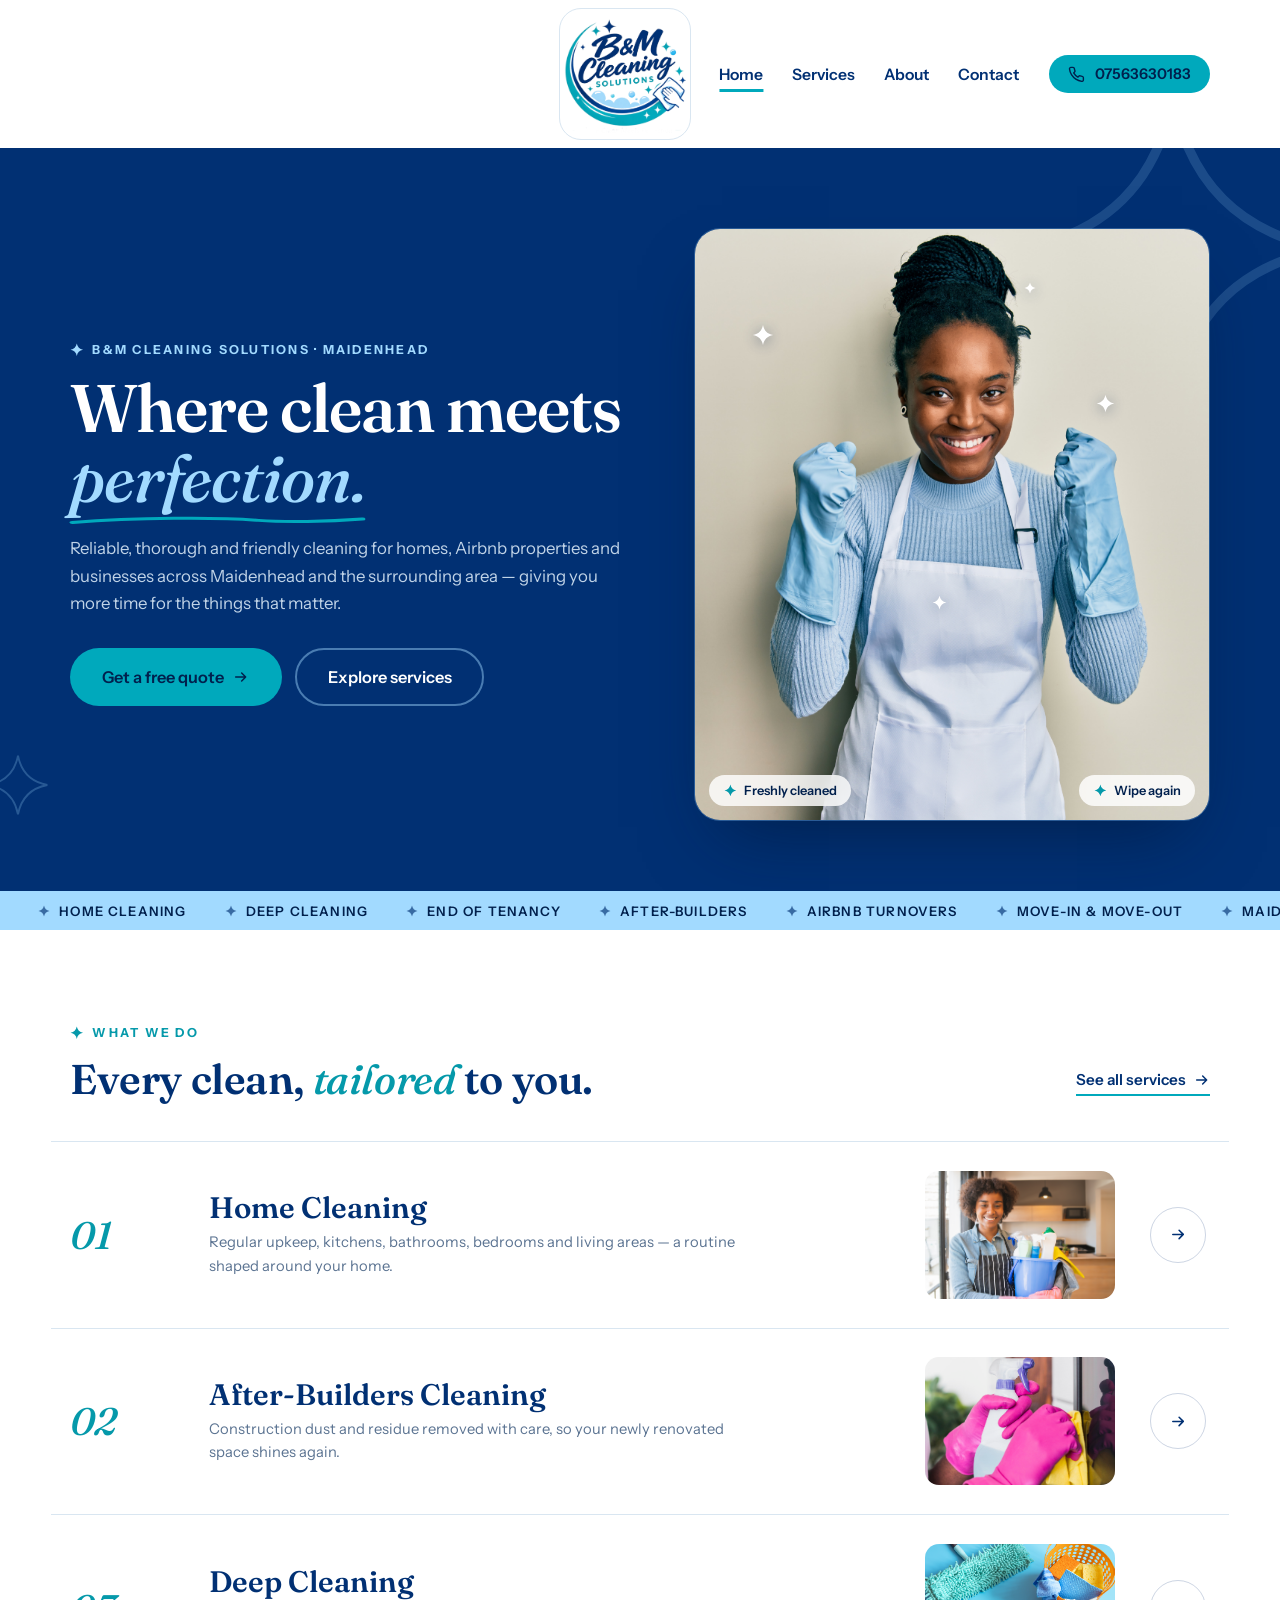
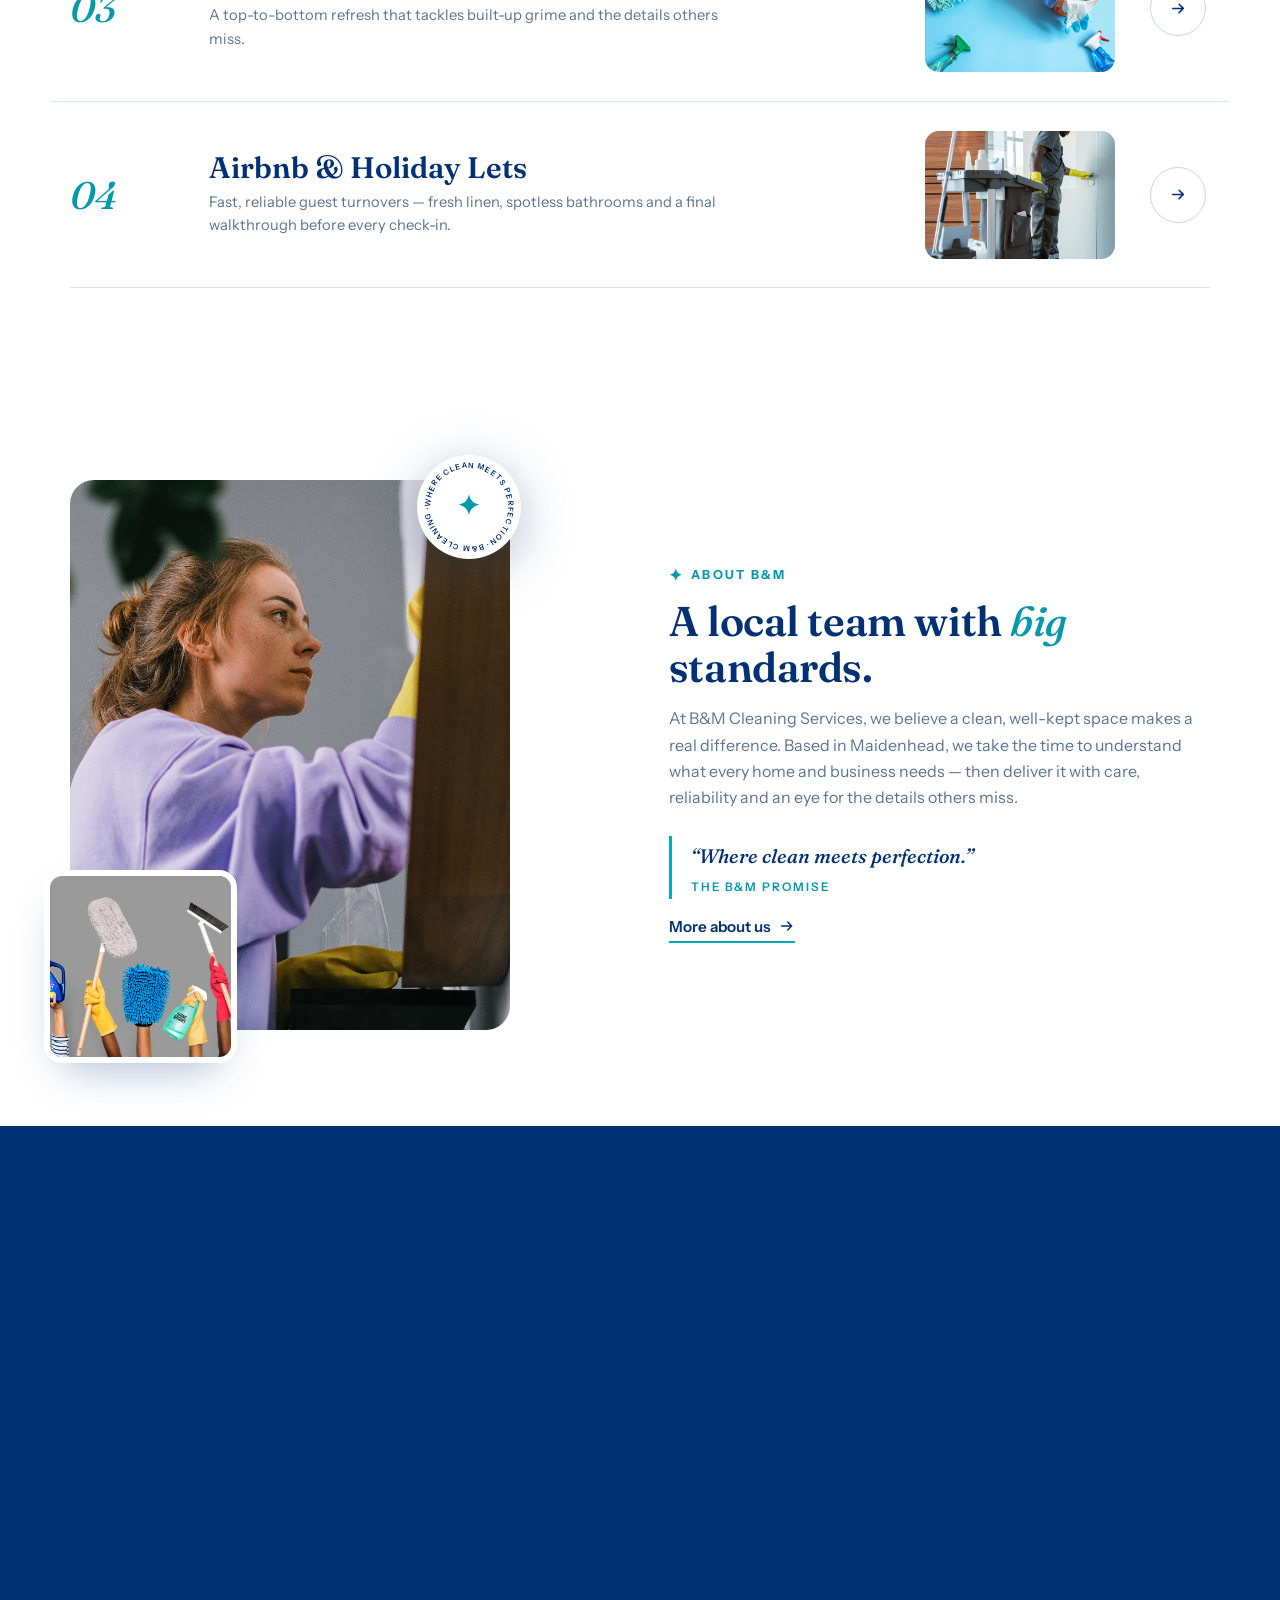
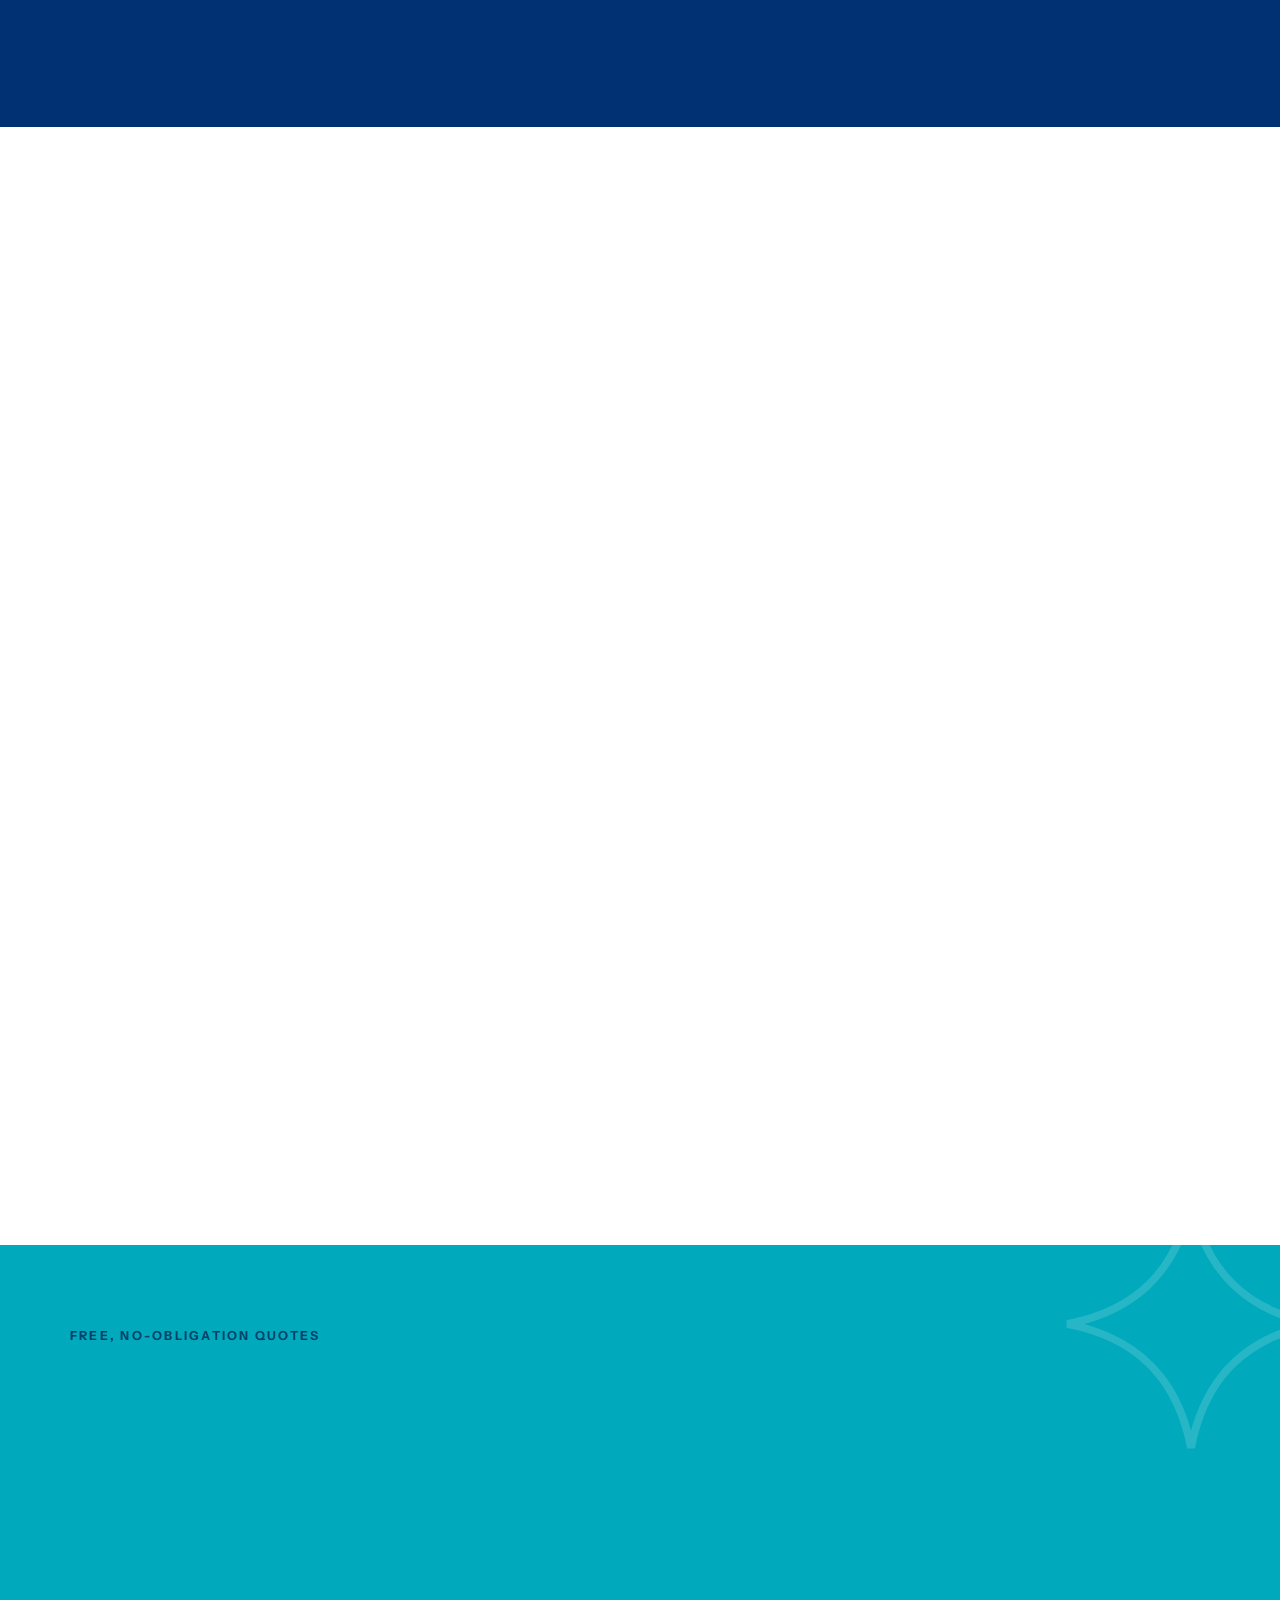
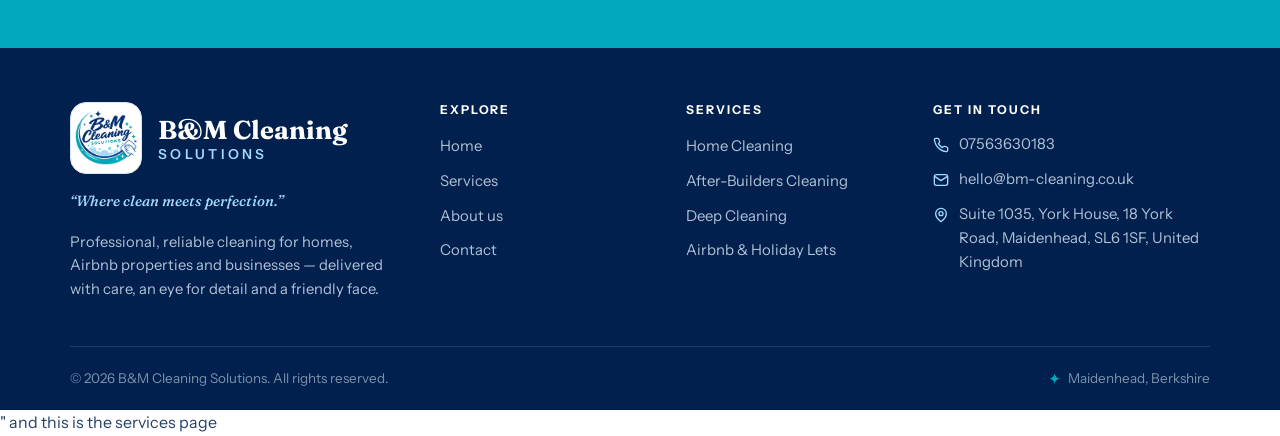
<file: index.html>
<!DOCTYPE html>
<html lang="en">
<head>
<meta charset="UTF-8">
<meta name="viewport" content="width=device-width, initial-scale=1">
<title>B&amp;M Cleaning Solutions | Home &amp; Airbnb Cleaning in Maidenhead, Berkshire</title>
<meta name="description" content="Reliable, thorough and friendly home cleaning, deep cleaning, after-builders cleaning and Airbnb turnovers across Maidenhead, Windsor, Slough and the surrounding area.">
<link rel="icon" href="images/logo.png">
<meta name="theme-color" content="#013073">
<link rel="preconnect" href="https://fonts.googleapis.com">
<link rel="preconnect" href="https://fonts.gstatic.com" crossorigin>
<link href="https://fonts.googleapis.com/css2?family=Fraunces:ital,opsz,wght@0,9..144,400..700;1,9..144,400..700&family=Instrument+Sans:wght@400..700&display=swap" rel="stylesheet">
<link rel="stylesheet" href="styles.css">
<style>
  /* Added styles for the new reviews section to match the existing design */
  .reviews-grid {
    display: grid;
    grid-template-columns: repeat(auto-fit, minmax(300px, 1fr));
    gap: 32px;
    margin-top: 48px;
  }
  .review-card {
    background: #fff;
    border: 1px solid #eef0f5;
    border-radius: 16px;
    padding: 36px;
    display: flex;
    flex-direction: column;
    gap: 20px;
    box-shadow: 0 10px 30px rgba(1, 48, 115, 0.07);
  }
  .review-card .stars {
    display: flex;
    gap: 4px;
    color: #f5a623;
  }
  .review-card .stars .ic {
    width: 22px;
    height: 22px;
  }
  .review-card .review-cat {
    font-size: 13px;
    font-weight: 700;
    color: #0599aa;
    text-transform: uppercase;
    letter-spacing: 0.8px;
    margin: 0;
  }
  .review-card .review-text {
    margin: 0;
    font-size: 18px;
    line-height: 1.65;
    color: #2c2c2c;
    font-style: italic;
  }
  .review-card .review-author {
    margin-top: auto;
    font-weight: 700;
    color: #013073;
    font-size: 16px;
    letter-spacing: 0.5px;
  }
</style>
</head>
<body>
<a class="skip" href="#main">Skip to content</a>

<svg xmlns="http://www.w3.org/2000/svg" style="display:none" aria-hidden="true">
  <symbol id="i-sparkle" viewBox="0 0 24 24"><path fill="currentColor" d="M12 1C13.2 7.2 16.8 10.8 23 12 16.8 13.2 13.2 16.8 12 23 10.8 16.8 7.2 13.2 1 12 7.2 10.8 10.8 7.2 12 1Z"/></symbol>
  <symbol id="i-check" viewBox="0 0 24 24" fill="none" stroke="currentColor" stroke-width="2.4" stroke-linecap="round" stroke-linejoin="round"><path d="M4 12.5 9.5 18 20 6.5"/></symbol>
  <symbol id="i-arrow" viewBox="0 0 24 24" fill="none" stroke="currentColor" stroke-width="2.2" stroke-linecap="round" stroke-linejoin="round"><path d="M4 12h15M13 6l6 6-6 6"/></symbol>
  <symbol id="i-phone" viewBox="0 0 24 24" fill="none" stroke="currentColor" stroke-width="2" stroke-linecap="round" stroke-linejoin="round"><path d="M22 16.92v3a2 2 0 0 1-2.18 2 19.79 19.79 0 0 1-8.63-3.07 19.5 19.5 0 0 1-6-6 19.79 19.79 0 0 1-3.07-8.67A2 2 0 0 1 4.11 2h3a2 2 0 0 1 2 1.72c.13.96.36 1.9.7 2.81a2 2 0 0 1-.45 2.11L8.09 9.91a16 16 0 0 0 6 6l1.27-1.27a2 2 0 0 1 2.11-.45c.91.34 1.85.57 2.81.7A2 2 0 0 1 22 16.92z"/></symbol>
  <symbol id="i-mail" viewBox="0 0 24 24" fill="none" stroke="currentColor" stroke-width="2" stroke-linecap="round" stroke-linejoin="round"><rect x="2" y="4" width="20" height="16" rx="3"/><path d="m3 7 9 6 9-6"/></symbol>
  <symbol id="i-pin" viewBox="0 0 24 24" fill="none" stroke="currentColor" stroke-width="2" stroke-linecap="round" stroke-linejoin="round"><path d="M20 10c0 6-8 12-8 12s-8-6-8-12a8 8 0 0 1 16 0Z"/><circle cx="12" cy="10" r="3"/></symbol>
  <symbol id="i-menu" viewBox="0 0 24 24" fill="none" stroke="currentColor" stroke-width="2.2" stroke-linecap="round"><path d="M4 7h16M4 12h16M4 17h16"/></symbol>
  <symbol id="i-close" viewBox="0 0 24 24" fill="none" stroke="currentColor" stroke-width="2.2" stroke-linecap="round"><path d="M6 6l12 12M18 6 6 18"/></symbol>
  <symbol id="i-chevron" viewBox="0 0 24 24" fill="none" stroke="currentColor" stroke-width="2.2" stroke-linecap="round" stroke-linejoin="round"><path d="m6 9 6 6 6-6"/></symbol>
  <!-- Added Star Symbol for Reviews -->
  <symbol id="i-star" viewBox="0 0 24 24" fill="currentColor"><path d="M12 2l3.09 6.26L22 9.27l-5 4.87L18.18 22 12 18.56 5.82 22 7 14.14l-5-4.87 6.91-1.01L12 2z"/></symbol>
</svg>

<header class="site-header">
  <div class="header-inner container">
    <a class="brand" href="index.html">
      <img class="brand-logo" src="images/logo.png" alt="B&amp;M Cleaning Solutions logo" width="84" height="84">
    </a>
    <nav class="site-nav" id="siteNav" aria-label="Main navigation">
      <div class="nav-links">
        <a style="--i:0" href="index.html" aria-current="page">Home<svg class="ic nav-arrow"><use href="#i-arrow"/></svg></a>
        <a style="--i:1" href="services.html">Services<svg class="ic nav-arrow"><use href="#i-arrow"/></svg></a>
        <a style="--i:2" href="about.html">About<svg class="ic nav-arrow"><use href="#i-arrow"/></svg></a>
        <a style="--i:3" href="contact.html">Contact<svg class="ic nav-arrow"><use href="#i-arrow"/></svg></a>
      </div>
      <div class="nav-foot">
        <a class="nav-phone" href="tel:+447563630183"><svg class="ic"><use href="#i-phone"/></svg>07563630183</a>
        <div class="nav-meta">
          <a href="mailto:hello@bm-cleaning.co.uk">hello@bm-cleaning.co.uk</a>
          <span>Maidenhead · Berkshire</span>
        </div>
      </div>
    </nav>
    <button class="nav-toggle" aria-expanded="false" aria-controls="siteNav" aria-label="Open menu">
      <svg class="ic ic-menu"><use href="#i-menu"/></svg>
      <svg class="ic ic-close"><use href="#i-close"/></svg>
    </button>
  </div>
</header>

<main id="main">

  <section class="hero">
    <svg class="deco deco-a" viewBox="0 0 24 24" aria-hidden="true"><path d="M12 1C13.2 7.2 16.8 10.8 23 12 16.8 13.2 13.2 16.8 12 23 10.8 16.8 7.2 13.2 1 12 7.2 10.8 10.8 7.2 12 1Z"/></svg>
    <svg class="deco deco-b" viewBox="0 0 24 24" aria-hidden="true"><path d="M12 1C13.2 7.2 16.8 10.8 23 12 16.8 13.2 13.2 16.8 12 23 10.8 16.8 7.2 13.2 1 12 7.2 10.8 10.8 7.2 12 1Z"/></svg>

    <div class="container hero-grid">
      <div class="hero-copy">
        <p class="eyebrow"><svg class="ic"><use href="#i-sparkle"/></svg>B&amp;M Cleaning Solutions · Maidenhead</p>
        <h1>Where clean meets
          <em>perfection.<svg class="squiggle" viewBox="0 0 220 16" preserveAspectRatio="none" aria-hidden="true"><path d="M4 11 C50 4 110 3 140 8 C160 11 190 10 216 6" pathLength="100"/></svg></em>
        </h1>
        <p class="lede">Reliable, thorough and friendly cleaning for homes, Airbnb properties and businesses across Maidenhead and the surrounding area — giving you more time for the things that matter.</p>
        <div class="hero-actions">
          <a class="btn btn-primary btn-lg" href="contact.html">Get a free quote<svg class="ic"><use href="#i-arrow"/></svg></a>
          <a class="btn btn-ghost btn-lg" href="services.html">Explore services</a>
        </div>
      </div>

      <div class="hero-window">
        <div class="window-frame" id="wipeWindow">
          <img class="main" draggable="false" src="images/cleanings/1.jpg" alt="A B&amp;M cleaner wiping down a kitchen worktop" data-fb="Home cleaning">
          <svg class="spark" style="--d:.1s;width:22px;left:11%;top:16%" viewBox="0 0 24 24" aria-hidden="true"><path d="M12 1C13.2 7.2 16.8 10.8 23 12 16.8 13.2 13.2 16.8 12 23 10.8 16.8 7.2 13.2 1 12 7.2 10.8 10.8 7.2 12 1Z"/></svg>
          <svg class="spark" style="--d:.28s;width:15px;left:46%;top:62%" viewBox="0 0 24 24" aria-hidden="true"><path d="M12 1C13.2 7.2 16.8 10.8 23 12 16.8 13.2 13.2 16.8 12 23 10.8 16.8 7.2 13.2 1 12 7.2 10.8 10.8 7.2 12 1Z"/></svg>
          <svg class="spark" style="--d:.46s;width:19px;left:78%;top:28%" viewBox="0 0 24 24" aria-hidden="true"><path d="M12 1C13.2 7.2 16.8 10.8 23 12 16.8 13.2 13.2 16.8 12 23 10.8 16.8 7.2 13.2 1 12 7.2 10.8 10.8 7.2 12 1Z"/></svg>
          <svg class="spark" style="--d:.6s;width:12px;left:64%;top:9%" viewBox="0 0 24 24" aria-hidden="true"><path d="M12 1C13.2 7.2 16.8 10.8 23 12 16.8 13.2 13.2 16.8 12 23 10.8 16.8 7.2 13.2 1 12 7.2 10.8 10.8 7.2 12 1Z"/></svg>

          <div class="fog" id="fogLayer">
            <img draggable="false" src="images/cleanings/1.jpg" alt="" aria-hidden="true">
            <span class="fog-note">clean me<svg viewBox="0 0 60 24" aria-hidden="true"><path d="M2 16 C18 6 38 6 55 11 M47 5l9 6-10 4"/></svg></span>
          </div>

          <div class="squeegee" id="squeegee">
            <span class="sq-gleam"></span>
            <span class="sq-blade"></span>
            <span class="sq-grip"></span>
          </div>

          <span class="window-chip window-caption"><svg class="ic"><use href="#i-sparkle"/></svg>Freshly cleaned</span>
          <button class="window-chip wipe-again" type="button" id="wipeAgain"><svg class="ic"><use href="#i-sparkle"/></svg>Wipe again</button>
        </div>
      </div>
    </div>
  </section>

  <div class="ticker" aria-hidden="true">
    <div class="ticker-track">
      <div class="ticker-group">
        <span class="tick"><svg class="ic"><use href="#i-sparkle"/></svg>Home Cleaning</span>
        <span class="tick"><svg class="ic"><use href="#i-sparkle"/></svg>Deep Cleaning</span>
        <span class="tick"><svg class="ic"><use href="#i-sparkle"/></svg>End of Tenancy</span>
        <span class="tick"><svg class="ic"><use href="#i-sparkle"/></svg>After-Builders</span>
        <span class="tick"><svg class="ic"><use href="#i-sparkle"/></svg>Airbnb Turnovers</span>
        <span class="tick"><svg class="ic"><use href="#i-sparkle"/></svg>Move-In &amp; Move-Out</span>
        <span class="tick"><svg class="ic"><use href="#i-sparkle"/></svg>Maidenhead &amp; Beyond</span>
      </div>
      <div class="ticker-group">
        <span class="tick"><svg class="ic"><use href="#i-sparkle"/></svg>Home Cleaning</span>
        <span class="tick"><svg class="ic"><use href="#i-sparkle"/></svg>Deep Cleaning</span>
        <span class="tick"><svg class="ic"><use href="#i-sparkle"/></svg>End of Tenancy</span>
        <span class="tick"><svg class="ic"><use href="#i-sparkle"/></svg>After-Builders</span>
        <span class="tick"><svg class="ic"><use href="#i-sparkle"/></svg>Airbnb Turnovers</span>
        <span class="tick"><svg class="ic"><use href="#i-sparkle"/></svg>Move-In &amp; Move-Out</span>
        <span class="tick"><svg class="ic"><use href="#i-sparkle"/></svg>Maidenhead &amp; Beyond</span>
      </div>
    </div>
  </div>

  <section class="section">
    <div class="container">
      <div class="section-head split reveal">
        <div>
          <p class="eyebrow"><svg class="ic"><use href="#i-sparkle"/></svg>What we do</p>
          <h2>Every clean, <em>tailored</em> to you.</h2>
        </div>
        <a class="head-link" href="services.html">See all services<svg class="ic"><use href="#i-arrow"/></svg></a>
      </div>

      <ol class="index-list">
        <li>
          <a class="index-row reveal" href="services.html#home-cleaning">
            <span class="index-num">01</span>
            <span class="index-body">
              <span class="index-title">Home Cleaning</span>
              <span class="index-desc">Regular upkeep, kitchens, bathrooms, bedrooms and living areas — a routine shaped around your home.</span>
            </span>
            <span class="index-media"><img src="images/cleanings/2.jpg" alt="Cleaning a kitchen worktop" data-fb="Home cleaning" loading="lazy"></span>
            <span class="index-arrow"><svg class="ic"><use href="#i-arrow"/></svg></span>
          </a>
        </li>
        <li>
          <a class="index-row reveal" style="--d:.06s" href="services.html#after-builders">
            <span class="index-num">02</span>
            <span class="index-body">
              <span class="index-title">After-Builders Cleaning</span>
              <span class="index-desc">Construction dust and residue removed with care, so your newly renovated space shines again.</span>
            </span>
            <span class="index-media"><img src="images/cleanings/3.jpg" alt="Renovation work on a property" data-fb="After-builders cleaning" loading="lazy"></span>
            <span class="index-arrow"><svg class="ic"><use href="#i-arrow"/></svg></span>
          </a>
        </li>
        <li>
          <a class="index-row reveal" style="--d:.12s" href="services.html#deep-cleaning">
            <span class="index-num">03</span>
            <span class="index-body">
              <span class="index-title">Deep Cleaning</span>
              <span class="index-desc">A top-to-bottom refresh that tackles built-up grime and the details others miss.</span>
            </span>
            <span class="index-media"><img src="images/cleanings/4.jpg" alt="Deep cleaning a bathroom" data-fb="Deep cleaning" loading="lazy"></span>
            <span class="index-arrow"><svg class="ic"><use href="#i-arrow"/></svg></span>
          </a>
        </li>
        <li>
          <a class="index-row reveal" style="--d:.18s" href="services.html#airbnb">
            <span class="index-num">04</span>
            <span class="index-body">
              <span class="index-title">Airbnb &amp; Holiday Lets</span>
              <span class="index-desc">Fast, reliable guest turnovers — fresh linen, spotless bathrooms and a final walkthrough before every check-in.</span>
            </span>
            <span class="index-media"><img src="images/cleanings/5.jpg" alt="Fresh bed linen for a holiday let" data-fb="Airbnb cleaning" loading="lazy"></span>
            <span class="index-arrow"><svg class="ic"><use href="#i-arrow"/></svg></span>
          </a>
        </li>
      </ol>
    </div>
  </section>

  <section class="section">
    <div class="container feature-grid">
      <div class="photo-stack reveal">
        <img class="ps-main" src="images/cleanings/27.jpg" alt="A B&amp;M cleaner at work in a family kitchen" data-fb="The B&amp;M team at work" loading="lazy">
        <img class="ps-sub" src="images/cleanings/7.jpg" alt="A freshly cleaned living room" data-fb="Fresh spaces" loading="lazy">
        <svg class="spin-badge" viewBox="0 0 100 100" aria-hidden="true">
          <circle cx="50" cy="50" r="49" fill="#fff"/>
          <defs><path id="badge-circ" d="M50 50 m -37 0 a 37 37 0 1 1 74 0 a 37 37 0 1 1 -74 0"/></defs>
          <text font-size="7" letter-spacing="1.1" fill="#013073" font-weight="600" font-family="Instrument Sans, sans-serif"><textPath href="#badge-circ" textLength="232">WHERE CLEAN MEETS PERFECTION · B&amp;M CLEANING ·</textPath></text>
          <path d="M50 38c1.1 5.6 4.2 8.7 9.8 9.8-5.6 1.1-8.7 4.2-9.8 9.8-1.1-5.6-4.2-8.7-9.8-9.8 5.6-1.1 8.7-4.2 9.8-9.8Z" fill="#0599aa"/>
        </svg>
      </div>
      <div class="at-copy reveal" style="--d:.1s">
          <p class="eyebrow"><svg class="ic"><use href="#i-sparkle"/></svg>About B&amp;M</p>
          <h2>A local team with <em>big</em> standards.</h2>
          <p class="sub">At B&amp;M Cleaning Services, we believe a clean, well-kept space makes a real difference. Based in Maidenhead, we take the time to understand what every home and business needs — then deliver it with care, reliability and an eye for the details others miss.</p>
          <blockquote class="pull-quote">
            “Where clean meets perfection.”
            <cite>The B&amp;M promise</cite>
          </blockquote>
          <a class="head-link" href="about.html">More about us<svg class="ic"><use href="#i-arrow"/></svg></a>
        </div>
    </div>
  </section>

  <section class="section principles">
    <div class="container principles-grid">
      <div class="reveal">
        <p class="eyebrow"><svg class="ic"><use href="#i-sparkle"/></svg>Why choose us</p>
        <h2>The B&amp;M <em>standard</em>.</h2>
        <p class="sub">What every visit includes — whether it’s a weekly spruce-up, a full deep clean or a guest turnover.</p>
        <a class="btn btn-ghost" href="about.html">Our commitments</a>
      </div>
      <ul class="pr-list">
        <li class="pr-item reveal">
          <span class="pr-ic"><svg class="ic"><use href="#i-sparkle"/></svg></span>
          <div><h3>Reliable &amp; professional</h3><p>We turn up when we say we will — prepared, punctual and ready to get stuck in.</p></div>
        </li>
        <li class="pr-item reveal" style="--d:.08s">
          <span class="pr-ic"><svg class="ic"><use href="#i-sparkle"/></svg></span>
          <div><h3>Detail-obsessed</h3><p>From skirting boards to light switches, we catch what everyday cleans often overlook.</p></div>
        </li>
        <li class="pr-item reveal" style="--d:.16s">
          <span class="pr-ic"><svg class="ic"><use href="#i-sparkle"/></svg></span>
          <div><h3>Care &amp; respect</h3><p>Your home is treated like our own — carefully, considerately, every single visit.</p></div>
        </li>
        <li class="pr-item reveal" style="--d:.24s">
          <span class="pr-ic"><svg class="ic"><use href="#i-sparkle"/></svg></span>
          <div><h3>Friendly &amp; trustworthy</h3><p>A warm, honest service you can rely on week after week — that’s the reputation we’re building.</p></div>
        </li>
      </ul>
    </div>
  </section>

  <!-- New Reviews Section Added Here -->
  <section class="section reviews-section">
    <div class="container">
      <div class="section-head reveal">
        <p class="eyebrow"><svg class="ic"><use href="#i-sparkle"/></svg>Client Reviews</p>
        <h2>What our <em>clients</em> say.</h2>
      </div>
      <div class="reviews-grid">
        <article class="review-card reveal">
          <div class="stars">
            <svg class="ic"><use href="#i-star"/></svg>
            <svg class="ic"><use href="#i-star"/></svg>
            <svg class="ic"><use href="#i-star"/></svg>
            <svg class="ic"><use href="#i-star"/></svg>
            <svg class="ic"><use href="#i-star"/></svg>
          </div>
          <p class="review-cat">Airbnb &amp; Holiday-Let Cleaning</p>
          <blockquote class="review-text">“A reliable and professional cleaning service for our holiday let. The property was left spotless and guest-ready, with great attention to detail. It is reassuring to know we can count on a team that takes cleanliness and presentation seriously.”</blockquote>
          <p class="review-author">TIM</p>
        </article>
        
        <article class="review-card reveal" style="--d:.08s">
          <div class="stars">
            <svg class="ic"><use href="#i-star"/></svg>
            <svg class="ic"><use href="#i-star"/></svg>
            <svg class="ic"><use href="#i-star"/></svg>
            <svg class="ic"><use href="#i-star"/></svg>
            <svg class="ic"><use href="#i-star"/></svg>
          </div>
          <p class="review-cat">End-of-Tenancy Cleaning</p>
          <blockquote class="review-text">“A brilliant end-of-tenancy cleaning service. The property was left clean, tidy and ready for the next occupants. Communication was clear, and the team was thorough and professional throughout. Highly recommended!”</blockquote>
          <p class="review-author">A. JENKINS</p>
        </article>
        
        <article class="review-card reveal" style="--d:.16s">
          <div class="stars">
            <svg class="ic"><use href="#i-star"/></svg>
            <svg class="ic"><use href="#i-star"/></svg>
            <svg class="ic"><use href="#i-star"/></svg>
            <svg class="ic"><use href="#i-star"/></svg>
            <svg class="ic"><use href="#i-star"/></svg>
          </div>
          <p class="review-cat">Home Cleaning</p>
          <blockquote class="review-text">“Excellent cleaning service! The team was professional, friendly and paid great attention to detail. My home was left spotless, fresh and beautifully clean. I would definitely recommend their services to anyone looking for a reliable cleaning company.”</blockquote>
          <p class="review-author">BHATIA</p>
        </article>
      </div>
    </div>
  </section>

  <section class="section-sm section">
    <div class="container">
      <div class="section-head reveal">
        <p class="eyebrow"><svg class="ic"><use href="#i-pin"/></svg>Where we work</p>
        <h2>Proudly serving <em>Maidenhead</em> &amp; beyond.</h2>
      </div>
      <div class="area-chips reveal" style="--d:.08s">
        <span class="chip chip--base"><svg class="ic"><use href="#i-sparkle"/></svg>Maidenhead</span>
        <span class="chip"><svg class="ic"><use href="#i-sparkle"/></svg>Windsor</span>
        <span class="chip"><svg class="ic"><use href="#i-sparkle"/></svg>Slough</span>
        <span class="chip"><svg class="ic"><use href="#i-sparkle"/></svg>Beaconsfield</span>
        <span class="chip"><svg class="ic"><use href="#i-sparkle"/></svg>Marlow</span>
        <span class="chip"><svg class="ic"><use href="#i-sparkle"/></svg>Bracknell</span>
        <span class="chip"><svg class="ic"><use href="#i-sparkle"/></svg>High Wycombe</span>
        <span class="chip"><svg class="ic"><use href="#i-sparkle"/></svg>Hurley</span>
        <span class="chip"><svg class="ic"><use href="#i-sparkle"/></svg>Henley</span>
        <span class="chip"><svg class="ic"><use href="#i-sparkle"/></svg>Virginia Water</span>
        <span class="chip chip--note">+ surrounding locations</span>
      </div>
      <p class="areas-note reveal" style="--d:.14s">Coverage subject to availability — not sure if we reach you? <a href="contact.html">Just ask</a>.</p>
    </div>
  </section>

  <section class="cta-band">
    <svg class="cta-deco" viewBox="0 0 24 24" aria-hidden="true"><path d="M12 1C13.2 7.2 16.8 10.8 23 12 16.8 13.2 13.2 16.8 12 23 10.8 16.8 7.2 13.2 1 12 7.2 10.8 10.8 7.2 12 1Z"/></svg>
    <div class="container cta-inner">
      <p class="cta-kicker">Free, no-obligation quotes</p>
      <h2 class="reveal">Ready for a fresher, <em>cleaner</em> space?</h2>
      <div class="cta-actions reveal" style="--d:.08s">
        <a class="btn btn-navy btn-lg" href="contact.html">Get my free quote<svg class="ic"><use href="#i-arrow"/></svg></a>
        <a class="cta-phone" href="tel:+447563630183"><span class="cta-phone-ic"><svg class="ic"><use href="#i-phone"/></svg></span>07563630183</a>
      </div>
    </div>
  </section>

</main>

<footer class="site-footer">
  <div class="container">
    <div class="footer-grid">
      <div class="footer-brand">
        <a class="brand" href="index.html">
          <img class="brand-logo" src="images/logo.png" alt="B&amp;M Cleaning Solutions logo" width="84" height="84">
          <span class="brand-lockup">
            <span class="brand-name">B&amp;M Cleaning</span>
            <span class="brand-sub">Solutions</span>
          </span>
        </a>
        <p class="footer-tag">“Where clean meets perfection.”</p>
        <p>Professional, reliable cleaning for homes, Airbnb properties and businesses — delivered with care, an eye for detail and a friendly face.</p>
      </div>
      <div class="footer-col">
        <h4>Explore</h4>
        <ul>
          <li><a href="index.html">Home</a></li>
          <li><a href="services.html">Services</a></li>
          <li><a href="about.html">About us</a></li>
          <li><a href="contact.html">Contact</a></li>
        </ul>
      </div>
      <div class="footer-col">
        <h4>Services</h4>
        <ul>
          <li><a href="services.html#home-cleaning">Home Cleaning</a></li>
          <li><a href="services.html#after-builders">After-Builders Cleaning</a></li>
          <li><a href="services.html#deep-cleaning">Deep Cleaning</a></li>
          <li><a href="services.html#airbnb">Airbnb &amp; Holiday Lets</a></li>
        </ul>
      </div>
      <div class="footer-col">
        <h4>Get in touch</h4>
        <ul class="footer-contact">
          <li><svg class="ic"><use href="#i-phone"/></svg><a href="tel:+447563630183">07563630183</a></li>
          <li><svg class="ic"><use href="#i-mail"/></svg><a href="mailto:hello@bm-cleaning.co.uk">hello@bm-cleaning.co.uk</a></li>
          <li><svg class="ic"><use href="#i-pin"/></svg><span>Suite 1035, York House, 18 York Road, Maidenhead, SL6 1SF, United Kingdom</span></li>
        </ul>
      </div>
    </div>
    <div class="footer-bottom">
      <span>© <span data-year></span> B&amp;M Cleaning Solutions. All rights reserved.</span>
      <span class="fb-right"><svg class="ic"><use href="#i-sparkle"/></svg>Maidenhead, Berkshire</span>
    </div>
  </div>
</footer>

<div class="mobile-cta">
  <a class="mc-btn mc-call" href="tel:+447563630183"><svg class="ic"><use href="#i-phone"/></svg>Call us</a>
  <a class="mc-btn mc-quote" href="contact.html"><svg class="ic"><use href="#i-sparkle"/></svg>Get a free quote</a>
</div>

<script>
const header=document.querySelector('.site-header'),
      toggle=document.querySelector('.nav-toggle'),
      nav=document.getElementById('siteNav');
const setOpen=v=>{document.body.classList.toggle('nav-open',v);
  toggle.setAttribute('aria-expanded',v);nav.classList.toggle('open',v);
  document.body.style.overflow=v?'hidden':''};
toggle.addEventListener('click',()=>setOpen(!document.body.classList.contains('nav-open')));
nav.querySelectorAll('a').forEach(a=>a.addEventListener('click',()=>setOpen(false)));
addEventListener('keydown',e=>e.key==='Escape'&&setOpen(false));
addEventListener('scroll',()=>header.classList.toggle('scrolled',scrollY>8),{passive:true});
header.classList.toggle('scrolled',scrollY>8);

const io=new IntersectionObserver(es=>es.forEach(e=>{
  if(e.isIntersecting){e.target.classList.add('in');io.unobserve(e.target)}
}),{threshold:.1,rootMargin:'0px 0px -6% 0px'});
document.querySelectorAll('.reveal').forEach(el=>io.observe(el));

document.querySelectorAll('img[data-fb]').forEach(img=>img.addEventListener('error',()=>{
  img.src='data:image/svg+xml,'+encodeURIComponent('<svg xmlns="http://www.w3.org/2000/svg" width="900" height="700"><rect width="900" height="700" fill="#013073"/><path d="M450 235c9 56 46 93 102 102-56 9-93 46-102 102-9-56-46-93-102-102 56-9 93-46 102-102Z" fill="#a2daff"/><text x="450" y="445" text-anchor="middle" font-family="Georgia,serif" font-size="34" fill="#a2daff">'+(img.dataset.fb||'B&M Cleaning')+'</text></svg>');
},{once:true}));

document.querySelectorAll('[data-year]').forEach(el=>el.textContent=new Date().getFullYear());

(function(){
  const win=document.getElementById('wipeWindow');
  const fog=document.getElementById('fogLayer');
  const sq=document.getElementById('squeegee');
  const reduced=matchMedia('(prefers-reduced-motion: reduce)').matches;
  let p=0,raf=null;
  const ease=t=>t<.5?4*t*t*t:1-Math.pow(-2*t+2,3)/2;
  function render(){
    fog.style.clipPath='inset(0 0 0 '+(p*100).toFixed(2)+'%)';
    sq.style.left=(p*100).toFixed(2)+'%';
    win.dataset.wiped=p>.92?'1':'0';
  }
  function animateTo(target,dur){
    cancelAnimationFrame(raf);
    if(reduced){p=target;render();return}
    const from=p,t0=performance.now();
    const step=now=>{
      const k=Math.min(1,(now-t0)/dur);
      p=from+(target-from)*ease(k);render();
      if(k<1)raf=requestAnimationFrame(step);
    };
    raf=requestAnimationFrame(step);
  }
  render();
  if(reduced){p=1;render()}
  else{
    const wio=new IntersectionObserver(es=>{
      if(es[0].isIntersecting){wio.disconnect();setTimeout(()=>animateTo(1,1600),500)}
    },{threshold:.45});
    wio.observe(win);
  }
  let dragging=false;
  const setFromX=x=>{const r=win.getBoundingClientRect();
    p=Math.min(1,Math.max(0,(x-r.left)/r.width));render()};
  win.addEventListener('pointerdown',e=>{
    if(e.target.closest('button'))return;
    dragging=true;cancelAnimationFrame(raf);
    try{win.setPointerCapture(e.pointerId)}catch(_){}
    setFromX(e.clientX);
  });
  win.addEventListener('pointermove',e=>{if(dragging)setFromX(e.clientX)});
  const end=()=>{if(!dragging)return;dragging=false;animateTo(p>.5?1:0,450)};
  win.addEventListener('pointerup',end);
  win.addEventListener('pointercancel',end);
  document.getElementById('wipeAgain').addEventListener('click',()=>{
    animateTo(0,320);setTimeout(()=>animateTo(1,1500),460);
  });
})();
</script>
</body>
</html>" and this is the services page
</file>
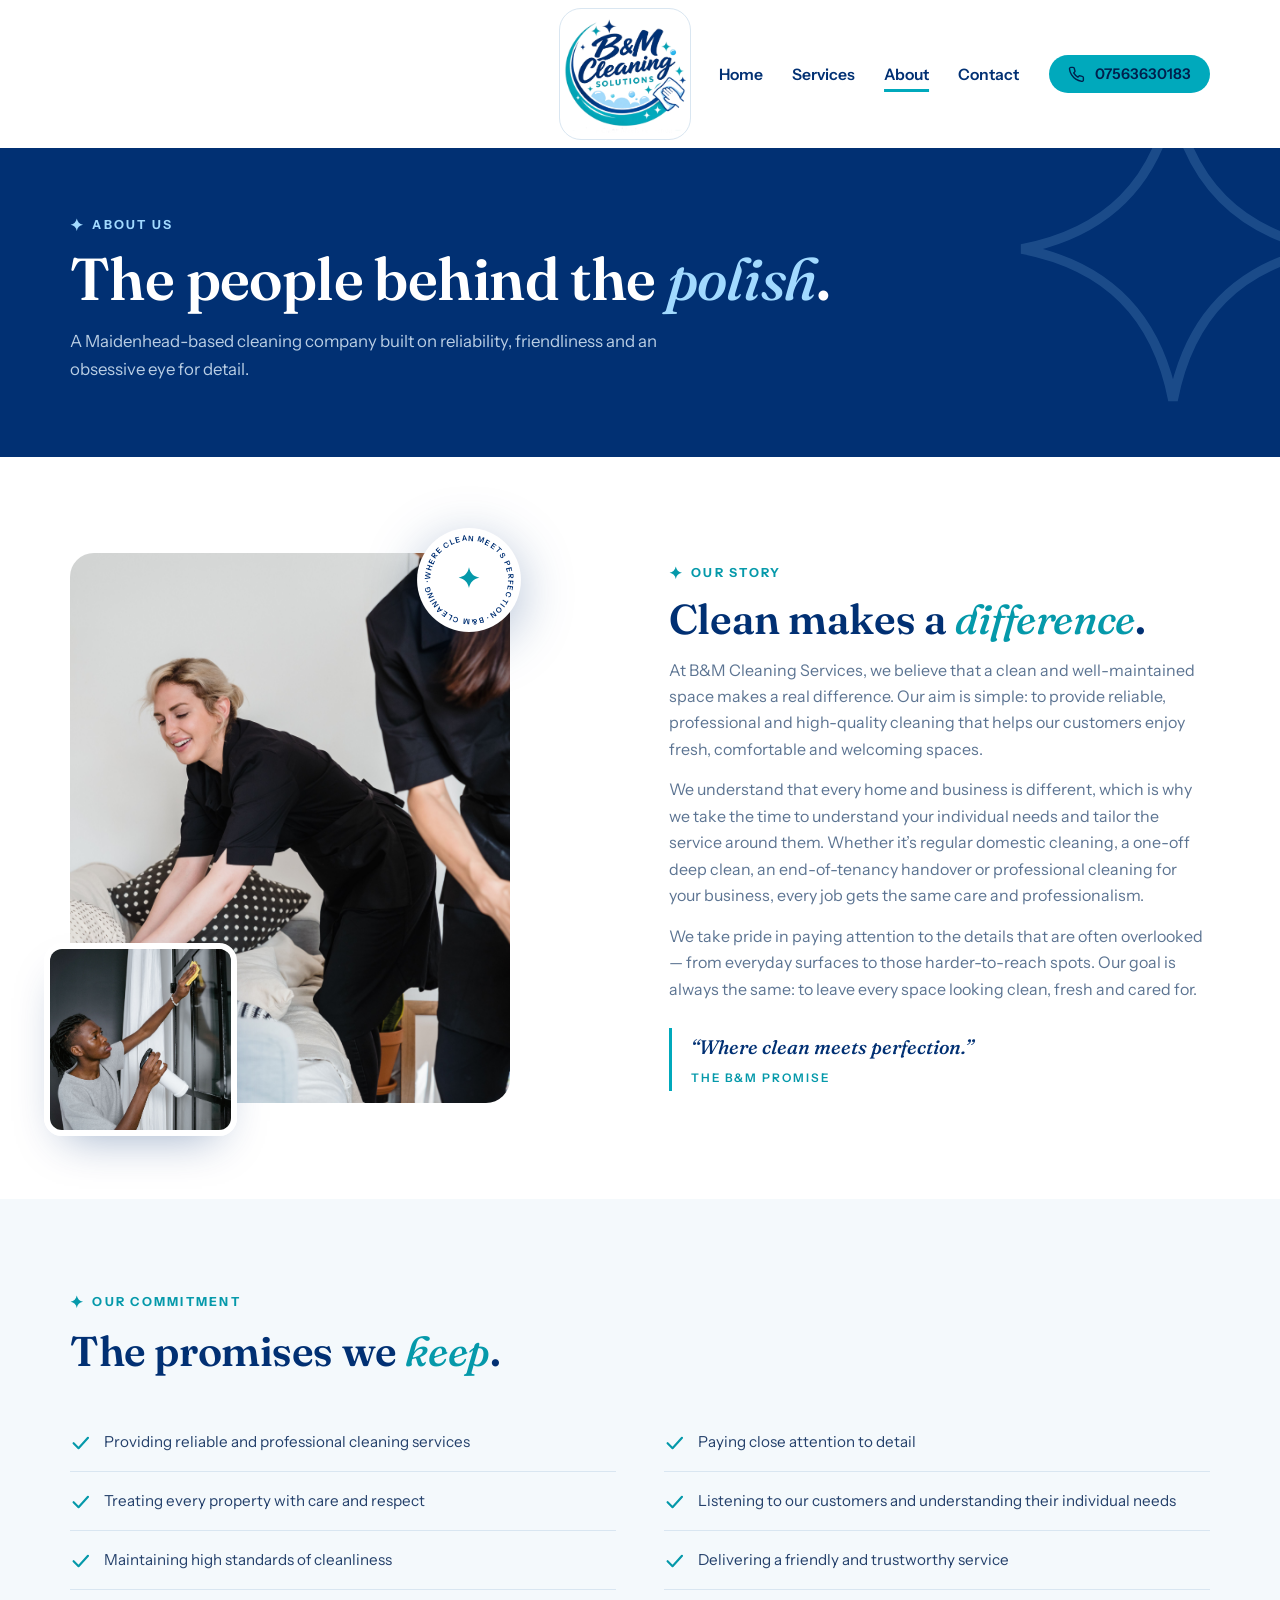
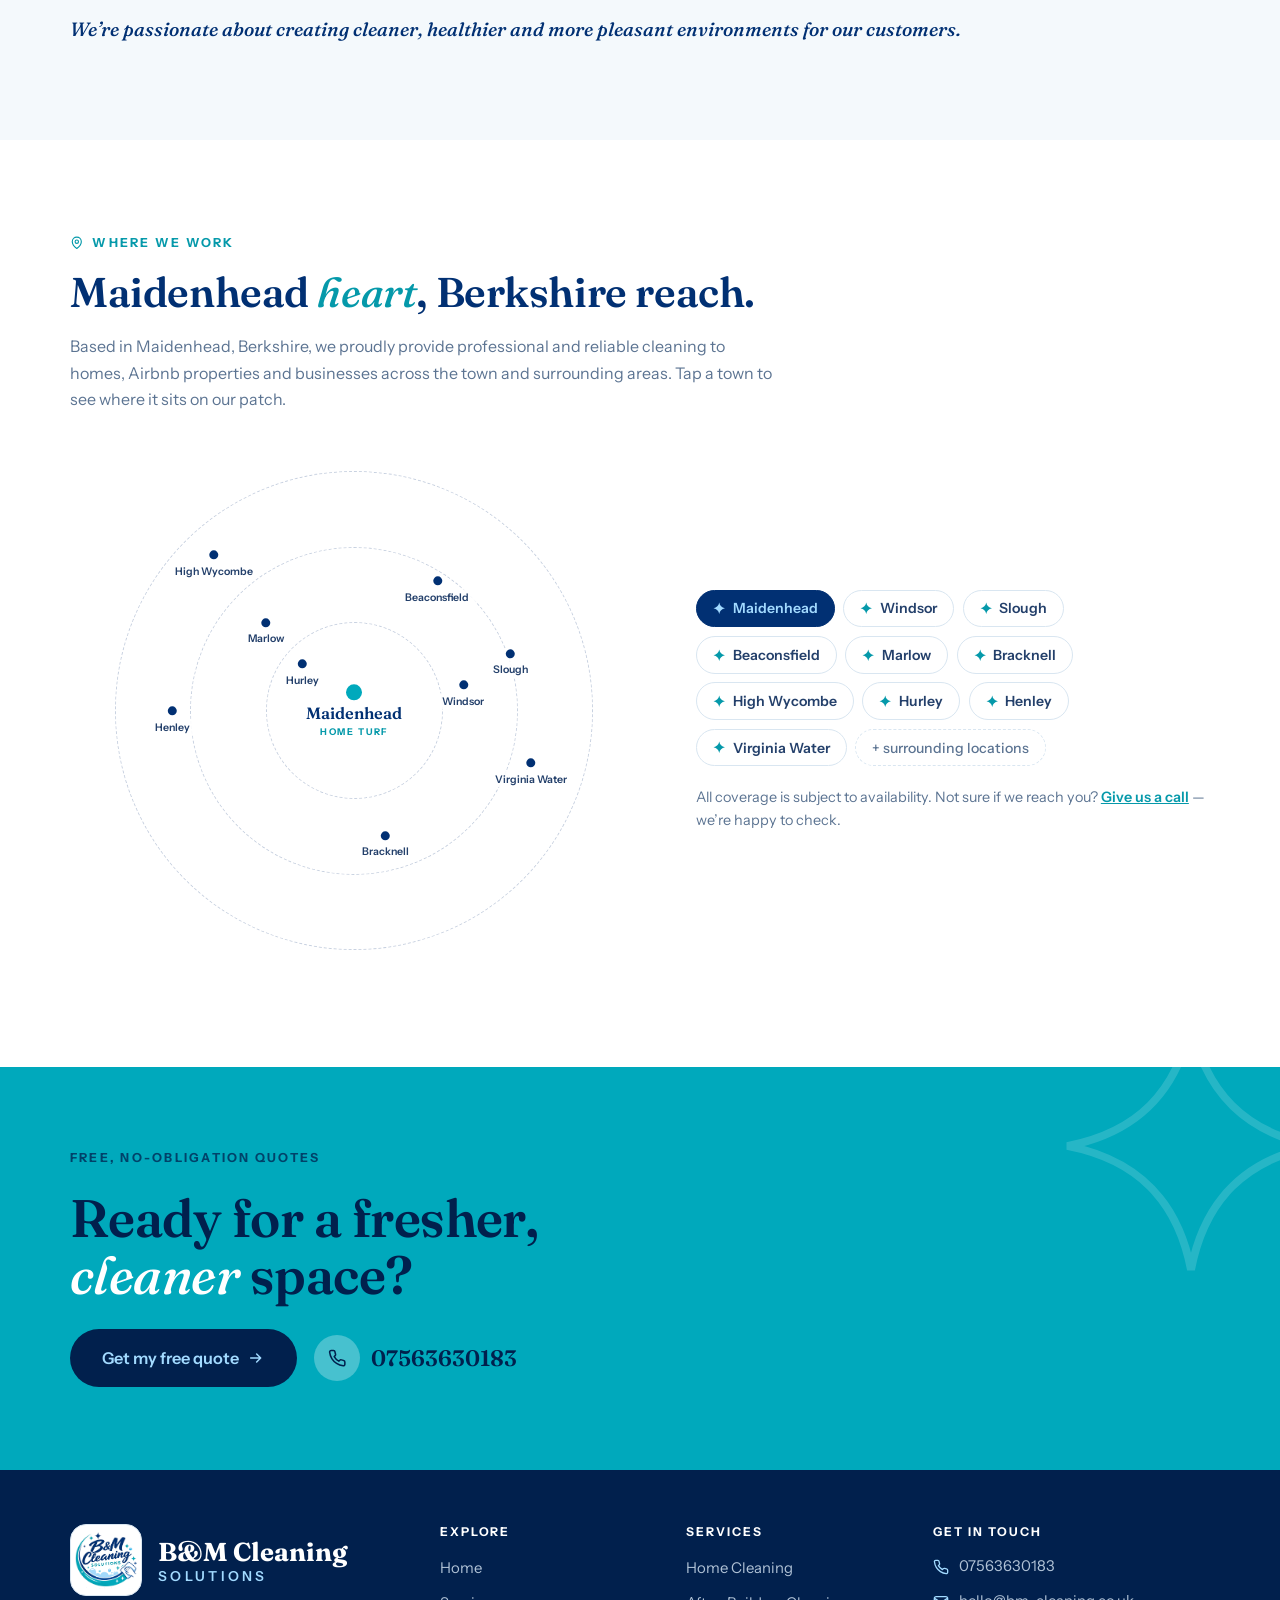
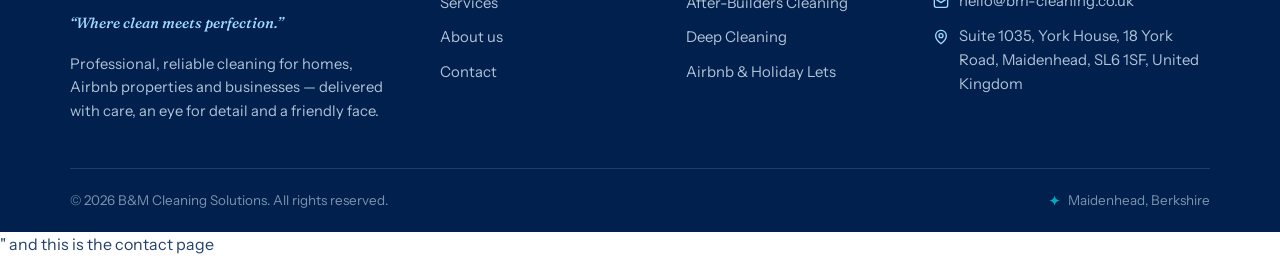
<file: about.html>
<!DOCTYPE html>
<html lang="en">
<head>
<meta charset="UTF-8">
<meta name="viewport" content="width=device-width, initial-scale=1">
<title>About Us | B&amp;M Cleaning Solutions</title>
<meta name="description" content="Meet B&amp;M Cleaning Solutions — a Maidenhead-based cleaning company built on reliability, friendliness and attention to detail. Serving Maidenhead, Windsor, Slough, Marlow and beyond.">
<link rel="icon" href="images/logo.png">
<meta name="theme-color" content="#013073">
<link rel="preconnect" href="https://fonts.googleapis.com">
<link rel="preconnect" href="https://fonts.gstatic.com" crossorigin>
<link href="https://fonts.googleapis.com/css2?family=Fraunces:ital,opsz,wght@0,9..144,400..700;1,9..144,400..700&family=Instrument+Sans:wght@400..700&display=swap" rel="stylesheet">
<link rel="stylesheet" href="styles.css">
</head>
<body>
<a class="skip" href="#main">Skip to content</a>

<svg xmlns="http://www.w3.org/2000/svg" style="display:none" aria-hidden="true">
  <symbol id="i-sparkle" viewBox="0 0 24 24"><path fill="currentColor" d="M12 1C13.2 7.2 16.8 10.8 23 12 16.8 13.2 13.2 16.8 12 23 10.8 16.8 7.2 13.2 1 12 7.2 10.8 10.8 7.2 12 1Z"/></symbol>
  <symbol id="i-check" viewBox="0 0 24 24" fill="none" stroke="currentColor" stroke-width="2.4" stroke-linecap="round" stroke-linejoin="round"><path d="M4 12.5 9.5 18 20 6.5"/></symbol>
  <symbol id="i-arrow" viewBox="0 0 24 24" fill="none" stroke="currentColor" stroke-width="2.2" stroke-linecap="round" stroke-linejoin="round"><path d="M4 12h15M13 6l6 6-6 6"/></symbol>
  <symbol id="i-phone" viewBox="0 0 24 24" fill="none" stroke="currentColor" stroke-width="2" stroke-linecap="round" stroke-linejoin="round"><path d="M22 16.92v3a2 2 0 0 1-2.18 2 19.79 19.79 0 0 1-8.63-3.07 19.5 19.5 0 0 1-6-6 19.79 19.79 0 0 1-3.07-8.67A2 2 0 0 1 4.11 2h3a2 2 0 0 1 2 1.72c.13.96.36 1.9.7 2.81a2 2 0 0 1-.45 2.11L8.09 9.91a16 16 0 0 0 6 6l1.27-1.27a2 2 0 0 1 2.11-.45c.91.34 1.85.57 2.81.7A2 2 0 0 1 22 16.92z"/></symbol>
  <symbol id="i-mail" viewBox="0 0 24 24" fill="none" stroke="currentColor" stroke-width="2" stroke-linecap="round" stroke-linejoin="round"><rect x="2" y="4" width="20" height="16" rx="3"/><path d="m3 7 9 6 9-6"/></symbol>
  <symbol id="i-pin" viewBox="0 0 24 24" fill="none" stroke="currentColor" stroke-width="2" stroke-linecap="round" stroke-linejoin="round"><path d="M20 10c0 6-8 12-8 12s-8-6-8-12a8 8 0 0 1 16 0Z"/><circle cx="12" cy="10" r="3"/></symbol>
  <symbol id="i-menu" viewBox="0 0 24 24" fill="none" stroke="currentColor" stroke-width="2.2" stroke-linecap="round"><path d="M4 7h16M4 12h16M4 17h16"/></symbol>
  <symbol id="i-close" viewBox="0 0 24 24" fill="none" stroke="currentColor" stroke-width="2.2" stroke-linecap="round"><path d="M6 6l12 12M18 6 6 18"/></symbol>
  <symbol id="i-chevron" viewBox="0 0 24 24" fill="none" stroke="currentColor" stroke-width="2.2" stroke-linecap="round" stroke-linejoin="round"><path d="m6 9 6 6 6-6"/></symbol>
</svg>

<header class="site-header">
  <div class="header-inner container">
    <a class="brand" href="index.html">
      <img class="brand-logo" src="images/logo.png" alt="B&amp;M Cleaning Solutions logo" width="84" height="84">
    </a>
    <nav class="site-nav" id="siteNav" aria-label="Main navigation">
      <div class="nav-links">
        <a style="--i:0" href="index.html">Home<svg class="ic nav-arrow"><use href="#i-arrow"/></svg></a>
        <a style="--i:1" href="services.html">Services<svg class="ic nav-arrow"><use href="#i-arrow"/></svg></a>
        <a style="--i:2" href="about.html" aria-current="page">About<svg class="ic nav-arrow"><use href="#i-arrow"/></svg></a>
        <a style="--i:3" href="contact.html">Contact<svg class="ic nav-arrow"><use href="#i-arrow"/></svg></a>
      </div>
      <div class="nav-foot">
        <a class="nav-phone" href="tel:+447563630183"><svg class="ic"><use href="#i-phone"/></svg>07563630183</a>
        <div class="nav-meta">
          <a href="mailto:hello@bm-cleaning.co.uk">hello@bm-cleaning.co.uk</a>
          <span>Maidenhead · Berkshire</span>
        </div>
      </div>
    </nav>
    <button class="nav-toggle" aria-expanded="false" aria-controls="siteNav" aria-label="Open menu">
      <svg class="ic ic-menu"><use href="#i-menu"/></svg>
      <svg class="ic ic-close"><use href="#i-close"/></svg>
    </button>
  </div>
</header>

<main id="main">

  <section class="page-hero">
    <svg class="deco deco-a" viewBox="0 0 24 24" aria-hidden="true"><path d="M12 1C13.2 7.2 16.8 10.8 23 12 16.8 13.2 13.2 16.8 12 23 10.8 16.8 7.2 13.2 1 12 7.2 10.8 10.8 7.2 12 1Z"/></svg>
    <div class="container">
      <p class="eyebrow"><svg class="ic"><use href="#i-sparkle"/></svg>About us</p>
      <h1>The people behind the <em>polish</em>.</h1>
      <p class="lede">A Maidenhead-based cleaning company built on reliability, friendliness and an obsessive eye for detail.</p>
    </div>
  </section>

  <section class="section">
    <div class="container feature-grid">
      <div class="photo-stack reveal">
        <img class="ps-main" src="images/cleanings/19.jpg" alt="A B&amp;M cleaner at work in a family kitchen" data-fb="The B&amp;M team at work" loading="lazy">
        <img class="ps-sub" src="images/cleanings/20.jpg" alt="A clean, welcoming home" data-fb="Fresh spaces" loading="lazy">
        <svg class="spin-badge" viewBox="0 0 100 100" aria-hidden="true">
          <circle cx="50" cy="50" r="49" fill="#fff"/>
          <defs><path id="badge-circ" d="M50 50 m -37 0 a 37 37 0 1 1 74 0 a 37 37 0 1 1 -74 0"/></defs>
          <text font-size="7" letter-spacing="1.1" fill="#013073" font-weight="600" font-family="Instrument Sans, sans-serif"><textPath href="#badge-circ" textLength="232">WHERE CLEAN MEETS PERFECTION · B&amp;M CLEANING ·</textPath></text>
          <path d="M50 38c1.1 5.6 4.2 8.7 9.8 9.8-5.6 1.1-8.7 4.2-9.8 9.8-1.1-5.6-4.2-8.7-9.8-9.8 5.6-1.1 8.7-4.2 9.8-9.8Z" fill="#0599aa"/>
        </svg>
      </div>
      <div class="reveal" style="--d:.1s">
        <p class="eyebrow"><svg class="ic"><use href="#i-sparkle"/></svg>Our story</p>
        <h2>Clean makes a <em>difference</em>.</h2>
        <p class="sub">At B&amp;M Cleaning Services, we believe that a clean and well-maintained space makes a real difference. Our aim is simple: to provide reliable, professional and high-quality cleaning that helps our customers enjoy fresh, comfortable and welcoming spaces.</p>
        <p class="sub">We understand that every home and business is different, which is why we take the time to understand your individual needs and tailor the service around them. Whether it’s regular domestic cleaning, a one-off deep clean, an end-of-tenancy handover or professional cleaning for your business, every job gets the same care and professionalism.</p>
        <p class="sub">We take pride in paying attention to the details that are often overlooked — from everyday surfaces to those harder-to-reach spots. Our goal is always the same: to leave every space looking clean, fresh and cared for.</p>
        <blockquote class="pull-quote">
          “Where clean meets perfection.”
          <cite>The B&amp;M promise</cite>
        </blockquote>
      </div>
    </div>
  </section>

  <section class="section bg-paper">
    <div class="container">
      <div class="section-head reveal">
        <p class="eyebrow"><svg class="ic"><use href="#i-sparkle"/></svg>Our commitment</p>
        <h2>The promises we <em>keep</em>.</h2>
      </div>
      <ul class="commit-grid">
        <li class="commit-item reveal"><svg class="ic"><use href="#i-check"/></svg>Providing reliable and professional cleaning services</li>
        <li class="commit-item reveal" style="--d:.05s"><svg class="ic"><use href="#i-check"/></svg>Paying close attention to detail</li>
        <li class="commit-item reveal" style="--d:.1s"><svg class="ic"><use href="#i-check"/></svg>Treating every property with care and respect</li>
        <li class="commit-item reveal" style="--d:.15s"><svg class="ic"><use href="#i-check"/></svg>Listening to our customers and understanding their individual needs</li>
        <li class="commit-item reveal" style="--d:.2s"><svg class="ic"><use href="#i-check"/></svg>Maintaining high standards of cleanliness</li>
        <li class="commit-item reveal" style="--d:.25s"><svg class="ic"><use href="#i-check"/></svg>Delivering a friendly and trustworthy service</li>
      </ul>
      <p class="commit-lede reveal">We’re passionate about creating cleaner, healthier and more pleasant environments for our customers.</p>
    </div>
  </section>

  <section class="section" id="areas" style="scroll-margin-top:calc(var(--headerH) + 20px)">
    <div class="container">
      <div class="section-head reveal">
        <p class="eyebrow"><svg class="ic"><use href="#i-pin"/></svg>Where we work</p>
        <h2>Maidenhead <em>heart</em>, Berkshire reach.</h2>
        <p class="sub">Based in Maidenhead, Berkshire, we proudly provide professional and reliable cleaning to homes, Airbnb properties and businesses across the town and surrounding areas. Tap a town to see where it sits on our patch.</p>
      </div>

      <div class="coverage-grid">
        <div class="coverage-map reveal" id="coverageMap" aria-label="Stylised map of towns we cover around Maidenhead">
          <span class="ring r1"></span>
          <span class="ring r2"></span>
          <span class="ring r3"></span>
          <div class="hq">
            <span class="hq-dot"></span>
            <span class="hq-label">Maidenhead</span>
            <span class="hq-sub">Home turf</span>
          </div>
          <div class="node" data-town="hurley" style="left:40%;top:43%"><span class="node-dot"></span><span class="node-label">Hurley</span></div>
          <div class="node" data-town="marlow" style="left:33%;top:35%"><span class="node-dot"></span><span class="node-label">Marlow</span></div>
          <div class="node" data-town="henley" style="left:15%;top:52%"><span class="node-dot"></span><span class="node-label">Henley</span></div>
          <div class="node" data-town="high-wycombe" style="left:23%;top:22%"><span class="node-dot"></span><span class="node-label">High Wycombe</span></div>
          <div class="node" data-town="bracknell" style="left:56%;top:76%"><span class="node-dot"></span><span class="node-label">Bracknell</span></div>
          <div class="node" data-town="windsor" style="left:71%;top:47%"><span class="node-dot"></span><span class="node-label">Windsor</span></div>
          <div class="node" data-town="slough" style="left:80%;top:41%"><span class="node-dot"></span><span class="node-label">Slough</span></div>
          <div class="node" data-town="beaconsfield" style="left:66%;top:27%"><span class="node-dot"></span><span class="node-label">Beaconsfield</span></div>
          <div class="node" data-town="virginia-water" style="left:84%;top:62%"><span class="node-dot"></span><span class="node-label">Virginia Water</span></div>
        </div>

        <div class="reveal" style="--d:.1s">
          <div class="area-chips">
            <span class="chip chip--base"><svg class="ic"><use href="#i-sparkle"/></svg>Maidenhead</span>
            <button class="chip" type="button" data-town="windsor"><svg class="ic"><use href="#i-sparkle"/></svg>Windsor</button>
            <button class="chip" type="button" data-town="slough"><svg class="ic"><use href="#i-sparkle"/></svg>Slough</button>
            <button class="chip" type="button" data-town="beaconsfield"><svg class="ic"><use href="#i-sparkle"/></svg>Beaconsfield</button>
            <button class="chip" type="button" data-town="marlow"><svg class="ic"><use href="#i-sparkle"/></svg>Marlow</button>
            <button class="chip" type="button" data-town="bracknell"><svg class="ic"><use href="#i-sparkle"/></svg>Bracknell</button>
            <button class="chip" type="button" data-town="high-wycombe"><svg class="ic"><use href="#i-sparkle"/></svg>High Wycombe</button>
            <button class="chip" type="button" data-town="hurley"><svg class="ic"><use href="#i-sparkle"/></svg>Hurley</button>
            <button class="chip" type="button" data-town="henley"><svg class="ic"><use href="#i-sparkle"/></svg>Henley</button>
            <button class="chip" type="button" data-town="virginia-water"><svg class="ic"><use href="#i-sparkle"/></svg>Virginia Water</button>
            <span class="chip chip--note">+ surrounding locations</span>
          </div>
          <p class="areas-note">All coverage is subject to availability. Not sure if we reach you? <a href="contact.html">Give us a call</a> — we’re happy to check.</p>
        </div>
      </div>
    </div>
  </section>

  <section class="cta-band">
    <svg class="cta-deco" viewBox="0 0 24 24" aria-hidden="true"><path d="M12 1C13.2 7.2 16.8 10.8 23 12 16.8 13.2 13.2 16.8 12 23 10.8 16.8 7.2 13.2 1 12 7.2 10.8 10.8 7.2 12 1Z"/></svg>
    <div class="container cta-inner">
      <p class="cta-kicker">Free, no-obligation quotes</p>
      <h2>Ready for a fresher, <em>cleaner</em> space?</h2>
      <div class="cta-actions">
        <a class="btn btn-navy btn-lg" href="contact.html">Get my free quote<svg class="ic"><use href="#i-arrow"/></svg></a>
        <a class="cta-phone" href="tel:+447563630183"><span class="cta-phone-ic"><svg class="ic"><use href="#i-phone"/></svg></span>07563630183</a>
      </div>
    </div>
  </section>

</main>

<footer class="site-footer">
  <div class="container">
    <div class="footer-grid">
      <div class="footer-brand">
        <a class="brand" href="index.html">
          <img class="brand-logo" src="images/logo.png" alt="B&amp;M Cleaning Solutions logo" width="84" height="84">
          <span class="brand-lockup">
            <span class="brand-name">B&amp;M Cleaning</span>
            <span class="brand-sub">Solutions</span>
          </span>
        </a>
        <p class="footer-tag">“Where clean meets perfection.”</p>
        <p>Professional, reliable cleaning for homes, Airbnb properties and businesses — delivered with care, an eye for detail and a friendly face.</p>
      </div>
      <div class="footer-col">
        <h4>Explore</h4>
        <ul>
          <li><a href="index.html">Home</a></li>
          <li><a href="services.html">Services</a></li>
          <li><a href="about.html">About us</a></li>
          <li><a href="contact.html">Contact</a></li>
        </ul>
      </div>
      <div class="footer-col">
        <h4>Services</h4>
        <ul>
          <li><a href="services.html#home-cleaning">Home Cleaning</a></li>
          <li><a href="services.html#after-builders">After-Builders Cleaning</a></li>
          <li><a href="services.html#deep-cleaning">Deep Cleaning</a></li>
          <li><a href="services.html#airbnb">Airbnb &amp; Holiday Lets</a></li>
        </ul>
      </div>
      <div class="footer-col">
        <h4>Get in touch</h4>
        <ul class="footer-contact">
          <li><svg class="ic"><use href="#i-phone"/></svg><a href="tel:+447563630183">07563630183</a></li>
          <li><svg class="ic"><use href="#i-mail"/></svg><a href="mailto:hello@bm-cleaning.co.uk">hello@bm-cleaning.co.uk</a></li>
          <li><svg class="ic"><use href="#i-pin"/></svg><span>Suite 1035, York House, 18 York Road, Maidenhead, SL6 1SF, United Kingdom</span></li>
        </ul>
      </div>
    </div>
    <div class="footer-bottom">
      <span>© <span data-year></span> B&amp;M Cleaning Solutions. All rights reserved.</span>
      <span class="fb-right"><svg class="ic"><use href="#i-sparkle"/></svg>Maidenhead, Berkshire</span>
    </div>
  </div>
</footer>

<div class="mobile-cta">
  <a class="mc-btn mc-call" href="tel:+447563630183"><svg class="ic"><use href="#i-phone"/></svg>Call us</a>
  <a class="mc-btn mc-quote" href="contact.html"><svg class="ic"><use href="#i-sparkle"/></svg>Get a free quote</a>
</div>

<script>
const header=document.querySelector('.site-header'),
      toggle=document.querySelector('.nav-toggle'),
      nav=document.getElementById('siteNav');
const setOpen=v=>{document.body.classList.toggle('nav-open',v);
  toggle.setAttribute('aria-expanded',v);nav.classList.toggle('open',v);
  document.body.style.overflow=v?'hidden':''};
toggle.addEventListener('click',()=>setOpen(!document.body.classList.contains('nav-open')));
nav.querySelectorAll('a').forEach(a=>a.addEventListener('click',()=>setOpen(false)));
addEventListener('keydown',e=>e.key==='Escape'&&setOpen(false));
addEventListener('scroll',()=>header.classList.toggle('scrolled',scrollY>8),{passive:true});
header.classList.toggle('scrolled',scrollY>8);

const io=new IntersectionObserver(es=>es.forEach(e=>{
  if(e.isIntersecting){e.target.classList.add('in');io.unobserve(e.target)}
}),{threshold:.1,rootMargin:'0px 0px -6% 0px'});
document.querySelectorAll('.reveal').forEach(el=>io.observe(el));

document.querySelectorAll('img[data-fb]').forEach(img=>img.addEventListener('error',()=>{
  img.src='data:image/svg+xml,'+encodeURIComponent('<svg xmlns="http://www.w3.org/2000/svg" width="900" height="700"><rect width="900" height="700" fill="#013073"/><path d="M450 235c9 56 46 93 102 102-56 9-93 46-102 102-9-56-46-93-102-102 56-9 93-46 102-102Z" fill="#a2daff"/><text x="450" y="445" text-anchor="middle" font-family="Georgia,serif" font-size="34" fill="#a2daff">'+(img.dataset.fb||'B&M Cleaning')+'</text></svg>');
},{once:true}));

document.querySelectorAll('[data-year]').forEach(el=>el.textContent=new Date().getFullYear());

(function(){
  const nodes={};
  document.querySelectorAll('.node').forEach(n=>nodes[n.dataset.town]=n);
  const chips=[...document.querySelectorAll('.chip[data-town]')];
  let pinned=null;
  const refresh=()=>{
    chips.forEach(c=>c.classList.toggle('active',c.dataset.town===pinned));
    Object.entries(nodes).forEach(([t,n])=>n.classList.toggle('active',t===pinned));
  };
  chips.forEach(c=>{
    const on=()=>{if(!pinned){nodes[c.dataset.town]?.classList.add('active')}};
    const off=()=>{if(!pinned){nodes[c.dataset.town]?.classList.remove('active')}};
    c.addEventListener('mouseenter',on);
    c.addEventListener('focus',on);
    c.addEventListener('mouseleave',off);
    c.addEventListener('blur',off);
    c.addEventListener('click',()=>{
      pinned=pinned===c.dataset.town?null:c.dataset.town;
      refresh();
    });
  });
})();
</script>
</body>
</html>" and this is the contact page
</file>
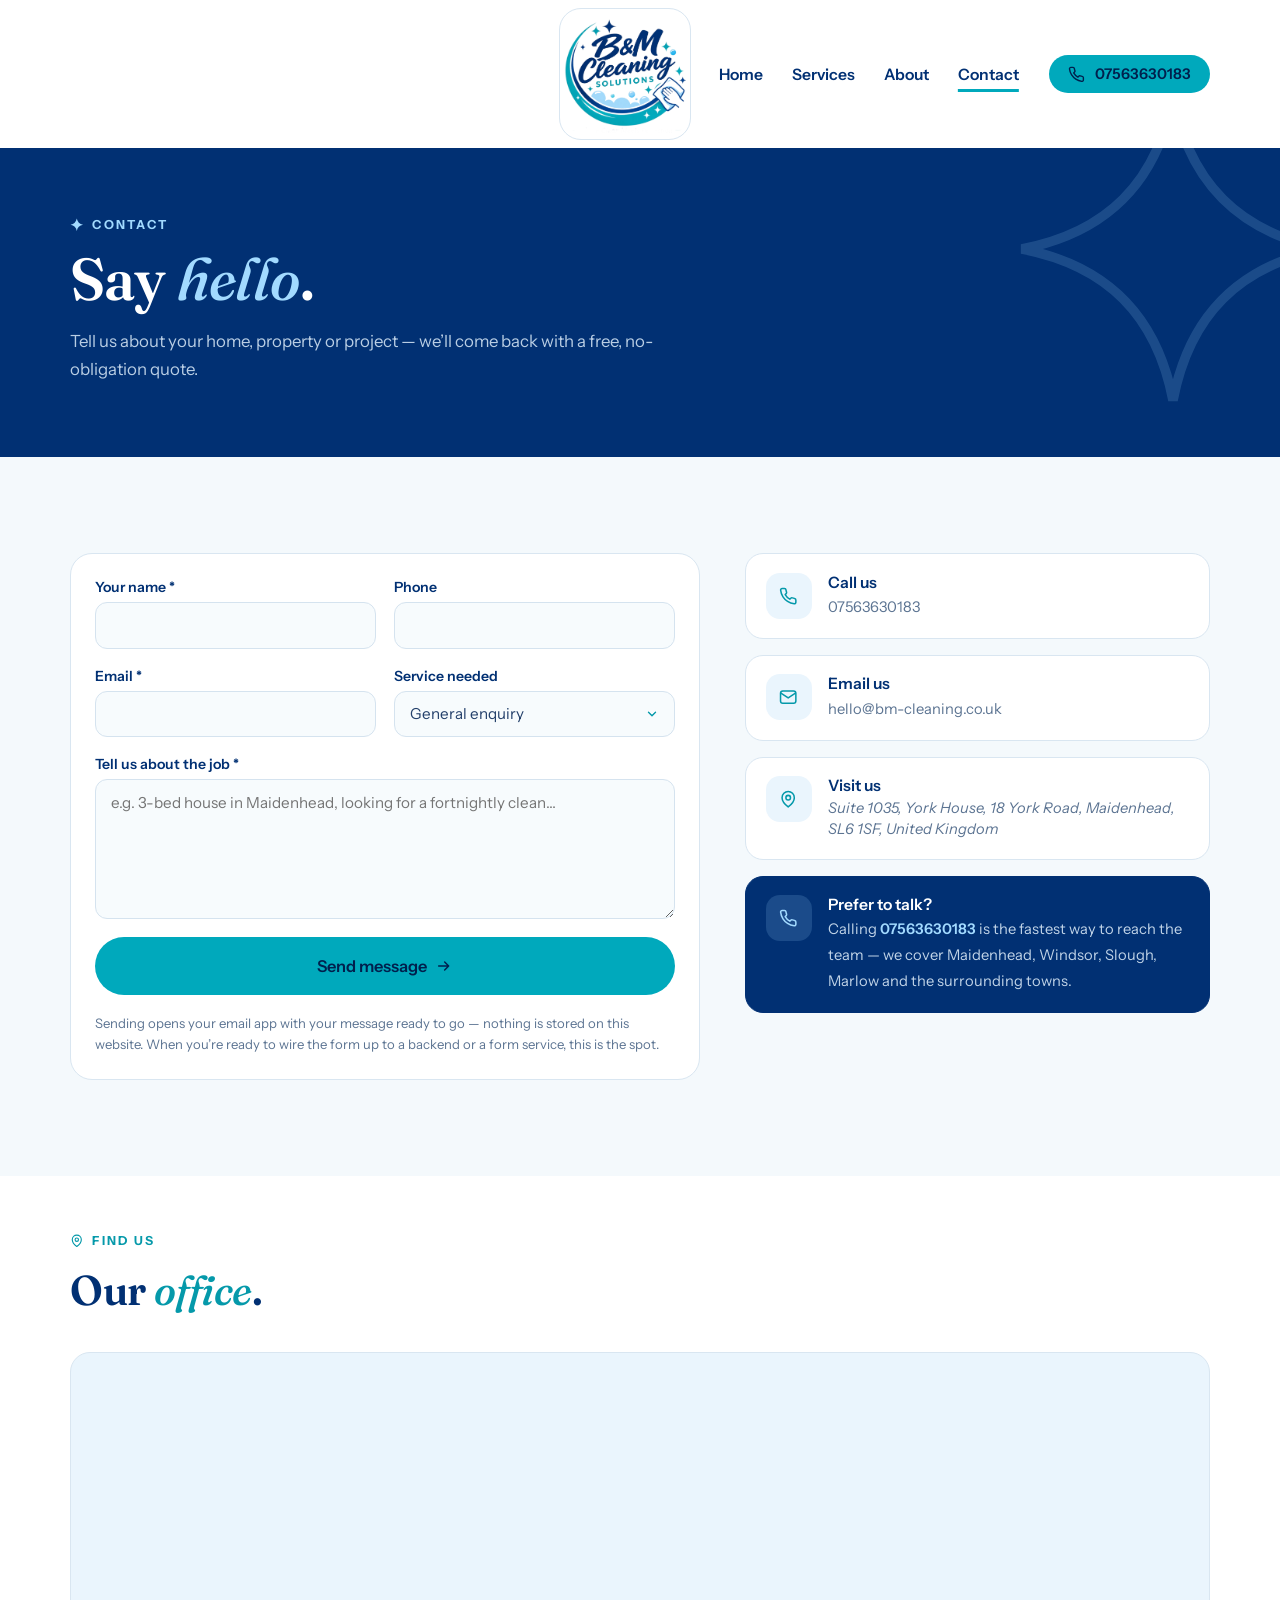
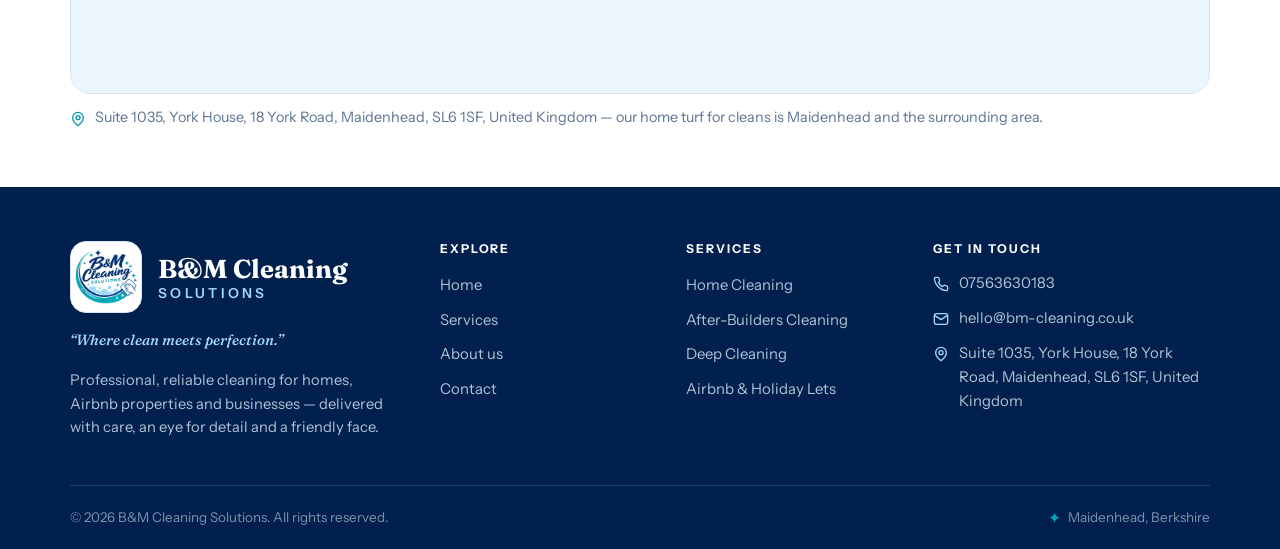
<file: contact.html>
<!DOCTYPE html>
<html lang="en">
<head>
<meta charset="UTF-8">
<meta name="viewport" content="width=device-width, initial-scale=1">
<title>Contact | B&amp;M Cleaning Solutions</title>
<meta name="description" content="Get a free, no-obligation cleaning quote from B&amp;M Cleaning Solutions. Call 07563630183 or email hello@bm-cleaning.co.uk — serving Maidenhead and Berkshire.">
<link rel="icon" href="images/logo.png">
<meta name="theme-color" content="#013073">
<link rel="preconnect" href="https://fonts.googleapis.com">
<link rel="preconnect" href="https://fonts.gstatic.com" crossorigin>
<link href="https://fonts.googleapis.com/css2?family=Fraunces:ital,opsz,wght@0,9..144,400..700;1,9..144,400..700&family=Instrument+Sans:wght@400..700&display=swap" rel="stylesheet">
<link rel="stylesheet" href="styles.css">
</head>
<body>
<a class="skip" href="#main">Skip to content</a>

<svg xmlns="http://www.w3.org/2000/svg" style="display:none" aria-hidden="true">
  <symbol id="i-sparkle" viewBox="0 0 24 24"><path fill="currentColor" d="M12 1C13.2 7.2 16.8 10.8 23 12 16.8 13.2 13.2 16.8 12 23 10.8 16.8 7.2 13.2 1 12 7.2 10.8 10.8 7.2 12 1Z"/></symbol>
  <symbol id="i-check" viewBox="0 0 24 24" fill="none" stroke="currentColor" stroke-width="2.4" stroke-linecap="round" stroke-linejoin="round"><path d="M4 12.5 9.5 18 20 6.5"/></symbol>
  <symbol id="i-arrow" viewBox="0 0 24 24" fill="none" stroke="currentColor" stroke-width="2.2" stroke-linecap="round" stroke-linejoin="round"><path d="M4 12h15M13 6l6 6-6 6"/></symbol>
  <symbol id="i-phone" viewBox="0 0 24 24" fill="none" stroke="currentColor" stroke-width="2" stroke-linecap="round" stroke-linejoin="round"><path d="M22 16.92v3a2 2 0 0 1-2.18 2 19.79 19.79 0 0 1-8.63-3.07 19.5 19.5 0 0 1-6-6 19.79 19.79 0 0 1-3.07-8.67A2 2 0 0 1 4.11 2h3a2 2 0 0 1 2 1.72c.13.96.36 1.9.7 2.81a2 2 0 0 1-.45 2.11L8.09 9.91a16 16 0 0 0 6 6l1.27-1.27a2 2 0 0 1 2.11-.45c.91.34 1.85.57 2.81.7A2 2 0 0 1 22 16.92z"/></symbol>
  <symbol id="i-mail" viewBox="0 0 24 24" fill="none" stroke="currentColor" stroke-width="2" stroke-linecap="round" stroke-linejoin="round"><rect x="2" y="4" width="20" height="16" rx="3"/><path d="m3 7 9 6 9-6"/></symbol>
  <symbol id="i-pin" viewBox="0 0 24 24" fill="none" stroke="currentColor" stroke-width="2" stroke-linecap="round" stroke-linejoin="round"><path d="M20 10c0 6-8 12-8 12s-8-6-8-12a8 8 0 0 1 16 0Z"/><circle cx="12" cy="10" r="3"/></symbol>
  <symbol id="i-menu" viewBox="0 0 24 24" fill="none" stroke="currentColor" stroke-width="2.2" stroke-linecap="round"><path d="M4 7h16M4 12h16M4 17h16"/></symbol>
  <symbol id="i-close" viewBox="0 0 24 24" fill="none" stroke="currentColor" stroke-width="2.2" stroke-linecap="round"><path d="M6 6l12 12M18 6 6 18"/></symbol>
  <symbol id="i-chevron" viewBox="0 0 24 24" fill="none" stroke="currentColor" stroke-width="2.2" stroke-linecap="round" stroke-linejoin="round"><path d="m6 9 6 6 6-6"/></symbol>
</svg>

<header class="site-header">
  <div class="header-inner container">
    <a class="brand" href="index.html">
      <img class="brand-logo" src="images/logo.png" alt="B&amp;M Cleaning Solutions logo" width="84" height="84">
    </a>
    <nav class="site-nav" id="siteNav" aria-label="Main navigation">
      <div class="nav-links">
        <a style="--i:0" href="index.html">Home<svg class="ic nav-arrow"><use href="#i-arrow"/></svg></a>
        <a style="--i:1" href="services.html">Services<svg class="ic nav-arrow"><use href="#i-arrow"/></svg></a>
        <a style="--i:2" href="about.html">About<svg class="ic nav-arrow"><use href="#i-arrow"/></svg></a>
        <a style="--i:3" href="contact.html" aria-current="page">Contact<svg class="ic nav-arrow"><use href="#i-arrow"/></svg></a>
      </div>
      <div class="nav-foot">
        <a class="nav-phone" href="tel:+447563630183"><svg class="ic"><use href="#i-phone"/></svg>07563630183</a>
        <div class="nav-meta">
          <a href="mailto:hello@bm-cleaning.co.uk">hello@bm-cleaning.co.uk</a>
          <span>Maidenhead · Berkshire</span>
        </div>
      </div>
    </nav>
    <button class="nav-toggle" aria-expanded="false" aria-controls="siteNav" aria-label="Open menu">
      <svg class="ic ic-menu"><use href="#i-menu"/></svg>
      <svg class="ic ic-close"><use href="#i-close"/></svg>
    </button>
  </div>
</header>

<main id="main">

  <section class="page-hero">
    <svg class="deco deco-a" viewBox="0 0 24 24" aria-hidden="true"><path d="M12 1C13.2 7.2 16.8 10.8 23 12 16.8 13.2 13.2 16.8 12 23 10.8 16.8 7.2 13.2 1 12 7.2 10.8 10.8 7.2 12 1Z"/></svg>
    <div class="container">
      <p class="eyebrow"><svg class="ic"><use href="#i-sparkle"/></svg>Contact</p>
      <h1>Say <em>hello</em>.</h1>
      <p class="lede">Tell us about your home, property or project — we’ll come back with a free, no-obligation quote.</p>
    </div>
  </section>

  <section class="section bg-paper">
    <div class="container contact-grid">

      <form class="form-card reveal" id="quoteForm" novalidate>
        <div class="form-row">
          <div class="field">
            <label for="f-name">Your name *</label>
            <input id="f-name" name="name" type="text" autocomplete="name" required>
            <span class="err">Please tell us your name.</span>
          </div>
          <div class="field">
            <label for="f-phone">Phone</label>
            <input id="f-phone" name="phone" type="tel" autocomplete="tel">
            <span class="err"></span>
          </div>
        </div>
        <div class="form-row">
          <div class="field">
            <label for="f-email">Email *</label>
            <input id="f-email" name="email" type="email" autocomplete="email" required>
            <span class="err">Please enter a valid email address.</span>
          </div>
          <div class="field">
            <label for="f-service">Service needed</label>
            <select id="f-service" name="service">
              <option value="">General enquiry</option>
              <option value="home">Home Cleaning</option>
              <option value="deep">Deep Cleaning</option>
              <option value="after-builders">After-Builders Cleaning</option>
              <option value="airbnb">Airbnb / Holiday Let Cleaning</option>
              <option value="end-of-tenancy">End of Tenancy</option>
              <option value="other">Something else</option>
            </select>
          </div>
        </div>
        <div class="field">
          <label for="f-message">Tell us about the job *</label>
          <textarea id="f-message" name="message" required placeholder="e.g. 3-bed house in Maidenhead, looking for a fortnightly clean…"></textarea>
          <span class="err">A few words about the job helps us quote accurately (10+ characters).</span>
        </div>
        <button class="btn btn-primary btn-lg" type="submit">Send message<svg class="ic"><use href="#i-arrow"/></svg></button>
        <p class="form-note">Sending opens your email app with your message ready to go — nothing is stored on this website. When you’re ready to wire the form up to a backend or a form service, this is the spot.</p>
      </form>

      <aside class="contact-aside reveal" style="--d:.1s">
        <a class="contact-card" href="tel:+447563630183">
          <span class="cc-icon"><svg class="ic"><use href="#i-phone"/></svg></span>
          <span><strong>Call us</strong><span class="val">07563630183</span></span>
        </a>
        <a class="contact-card" href="mailto:hello@bm-cleaning.co.uk">
          <span class="cc-icon"><svg class="ic"><use href="#i-mail"/></svg></span>
          <span><strong>Email us</strong><span class="val">hello@bm-cleaning.co.uk</span></span>
        </a>
        <div class="contact-card">
          <span class="cc-icon"><svg class="ic"><use href="#i-pin"/></svg></span>
          <span><strong>Visit us</strong><span class="val"><address>Suite 1035, York House, 18 York Road, Maidenhead, SL6 1SF, United Kingdom</address></span></span>
        </div>
        <div class="contact-card talk-card">
          <span class="cc-icon"><svg class="ic"><use href="#i-phone"/></svg></span>
          <span><strong>Prefer to talk?</strong>
          <span class="val">Calling <a href="tel:+447563630183">07563630183</a> is the fastest way to reach the team — we cover Maidenhead, Windsor, Slough, Marlow and the surrounding towns.</span></span>
        </div>
      </aside>
    </div>
  </section>

  <section class="section-sm section">
    <div class="container">
      <div class="section-head reveal">
        <p class="eyebrow"><svg class="ic"><use href="#i-pin"/></svg>Find us</p>
        <h2>Our <em>office</em>.</h2>
      </div>
      <div class="map-frame reveal">
        <iframe src="https://www.openstreetmap.org/export/embed.html?bbox=-0.7300%2C51.4485%2C-0.7080%2C51.4560&amp;layer=mapnik&amp;marker=51.4523%2C-0.7190" loading="lazy" title="Map showing B&amp;M Cleaning Solutions' office on York Road, Maidenhead" aria-label="Map of our Maidenhead office"></iframe>
      </div>
      <p class="map-caption"><svg class="ic"><use href="#i-pin"/></svg>Suite 1035, York House, 18 York Road, Maidenhead, SL6 1SF, United Kingdom — our home turf for cleans is Maidenhead and the surrounding area.</p>
    </div>
  </section>

</main>

<footer class="site-footer">
  <div class="container">
    <div class="footer-grid">
      <div class="footer-brand">
        <a class="brand" href="index.html">
          <img class="brand-logo" src="images/logo.png" alt="B&amp;M Cleaning Solutions logo" width="84" height="84">
          <span class="brand-lockup">
            <span class="brand-name">B&amp;M Cleaning</span>
            <span class="brand-sub">Solutions</span>
          </span>
        </a>
        <p class="footer-tag">“Where clean meets perfection.”</p>
        <p>Professional, reliable cleaning for homes, Airbnb properties and businesses — delivered with care, an eye for detail and a friendly face.</p>
      </div>
      <div class="footer-col">
        <h4>Explore</h4>
        <ul>
          <li><a href="index.html">Home</a></li>
          <li><a href="services.html">Services</a></li>
          <li><a href="about.html">About us</a></li>
          <li><a href="contact.html">Contact</a></li>
        </ul>
      </div>
      <div class="footer-col">
        <h4>Services</h4>
        <ul>
          <li><a href="services.html#home-cleaning">Home Cleaning</a></li>
          <li><a href="services.html#after-builders">After-Builders Cleaning</a></li>
          <li><a href="services.html#deep-cleaning">Deep Cleaning</a></li>
          <li><a href="services.html#airbnb">Airbnb &amp; Holiday Lets</a></li>
        </ul>
      </div>
      <div class="footer-col">
        <h4>Get in touch</h4>
        <ul class="footer-contact">
          <li><svg class="ic"><use href="#i-phone"/></svg><a href="tel:+447563630183">07563630183</a></li>
          <li><svg class="ic"><use href="#i-mail"/></svg><a href="mailto:hello@bm-cleaning.co.uk">hello@bm-cleaning.co.uk</a></li>
          <li><svg class="ic"><use href="#i-pin"/></svg><span>Suite 1035, York House, 18 York Road, Maidenhead, SL6 1SF, United Kingdom</span></li>
        </ul>
      </div>
    </div>
    <div class="footer-bottom">
      <span>© <span data-year></span> B&amp;M Cleaning Solutions. All rights reserved.</span>
      <span class="fb-right"><svg class="ic"><use href="#i-sparkle"/></svg>Maidenhead, Berkshire</span>
    </div>
  </div>
</footer>

<div class="toast" id="toast" role="status" aria-live="polite">
  <svg class="ic"><use href="#i-sparkle"/></svg><span id="toastMsg"></span>
</div>

<div class="mobile-cta">
  <a class="mc-btn mc-call" href="tel:+447563630183"><svg class="ic"><use href="#i-phone"/></svg>Call us</a>
  <a class="mc-btn mc-quote" href="#quoteForm"><svg class="ic"><use href="#i-sparkle"/></svg>Get a free quote</a>
</div>

<script>
const header=document.querySelector('.site-header'),
      toggle=document.querySelector('nav-toggle')||document.querySelector('.nav-toggle'),
      nav=document.getElementById('siteNav');
const setOpen=v=>{document.body.classList.toggle('nav-open',v);
  toggle.setAttribute('aria-expanded',v);nav.classList.toggle('open',v);
  document.body.style.overflow=v?'hidden':''};
toggle.addEventListener('click',()=>setOpen(!document.body.classList.contains('nav-open')));
nav.querySelectorAll('a').forEach(a=>a.addEventListener('click',()=>setOpen(false)));
addEventListener('keydown',e=>e.key==='Escape'&&setOpen(false));
addEventListener('scroll',()=>header.classList.toggle('scrolled',scrollY>8),{passive:true});
header.classList.toggle('scrolled',scrollY>8);

const io=new IntersectionObserver(es=>es.forEach(e=>{
  if(e.isIntersecting){e.target.classList.add('in');io.unobserve(e.target)}
}),{threshold:.1,rootMargin:'0px 0px -6% 0px'});
document.querySelectorAll('.reveal').forEach(el=>io.observe(el));

document.querySelectorAll('img[data-fb]').forEach(img=>img.addEventListener('error',()=>{
  img.src='data:image/svg+xml,'+encodeURIComponent('<svg xmlns="http://www.w3.org/2000/svg" width="900" height="700"><rect width="900" height="700" fill="#013073"/><path d="M450 235c9 56 46 93 102 102-56 9-93 46-102 102-9-56-46-93-102-102 56-9 93-46 102-102Z" fill="#a2daff"/><text x="450" y="445" text-anchor="middle" font-family="Georgia,serif" font-size="34" fill="#a2daff">'+(img.dataset.fb||'B&M Cleaning')+'</text></svg>');
},{once:true}));

document.querySelectorAll('[data-year]').forEach(el=>el.textContent=new Date().getFullYear());

const toastEl=document.getElementById('toast'),toastMsg=document.getElementById('toastMsg');
let toastTimer=null;
function toast(msg){
  toastMsg.textContent=msg;
  toastEl.classList.add('show');
  clearTimeout(toastTimer);
  toastTimer=setTimeout(()=>toastEl.classList.remove('show'),4500);
}

(function(){
  const svc=new URLSearchParams(location.search).get('service');
  if(!svc)return;
  const sel=document.getElementById('f-service');
  if([...sel.options].some(o=>o.value===svc)){
    sel.value=svc;
    toast('We\'ve pre-selected that service for you.');
  }
})();

(function(){
  const form=document.getElementById('quoteForm');
  const name=document.getElementById('f-name'),
        email=document.getElementById('f-email'),
        phone=document.getElementById('f-phone'),
        message=document.getElementById('f-message'),
        service=document.getElementById('f-service');
  const emailRe=/^[^\s@]+@[^\s@]+\.[^\s@]+$/;
  const mark=(input,ok)=>{
    const f=input.closest('.field');
    f.classList.toggle('invalid',!ok);
    return ok;
  };
  const validate=()=>{
    let ok=true;
    ok=mark(name,name.value.trim().length>=2)&&ok;
    ok=mark(email,emailRe.test(email.value.trim()))&&ok;
    ok=mark(message,message.value.trim().length>=10)&&ok;
    return ok;
  };
  [name,email,message].forEach(i=>i.addEventListener('input',()=>{
    i.closest('.field').classList.remove('invalid');
  }));
  form.addEventListener('submit',e=>{
    e.preventDefault();
    if(!validate()){
      form.querySelector('.field.invalid input,.field.invalid textarea')?.focus();
      toast('Nearly there — please check the highlighted fields.');
      return;
    }
    const svcLabel=service.options[service.selectedIndex].text;
    const body='Name: '+name.value.trim()+
      (phone.value.trim()?'\nPhone: '+phone.value.trim():'')+
      '\nService: '+svcLabel+
      '\n\nMessage:\n'+message.value.trim()+
      '\n\n— Sent from the B&M Cleaning Solutions website';
    toast('Thank you, '+name.value.trim().split(' ')[0]+'! Opening your email app…');
    location.href='mailto:hello@bm-cleaning.co.uk?subject='+
      encodeURIComponent('Quote request — '+svcLabel)+'&body='+encodeURIComponent(body);
    form.reset();
  });
})();
</script>
</body>
</html>
</file>
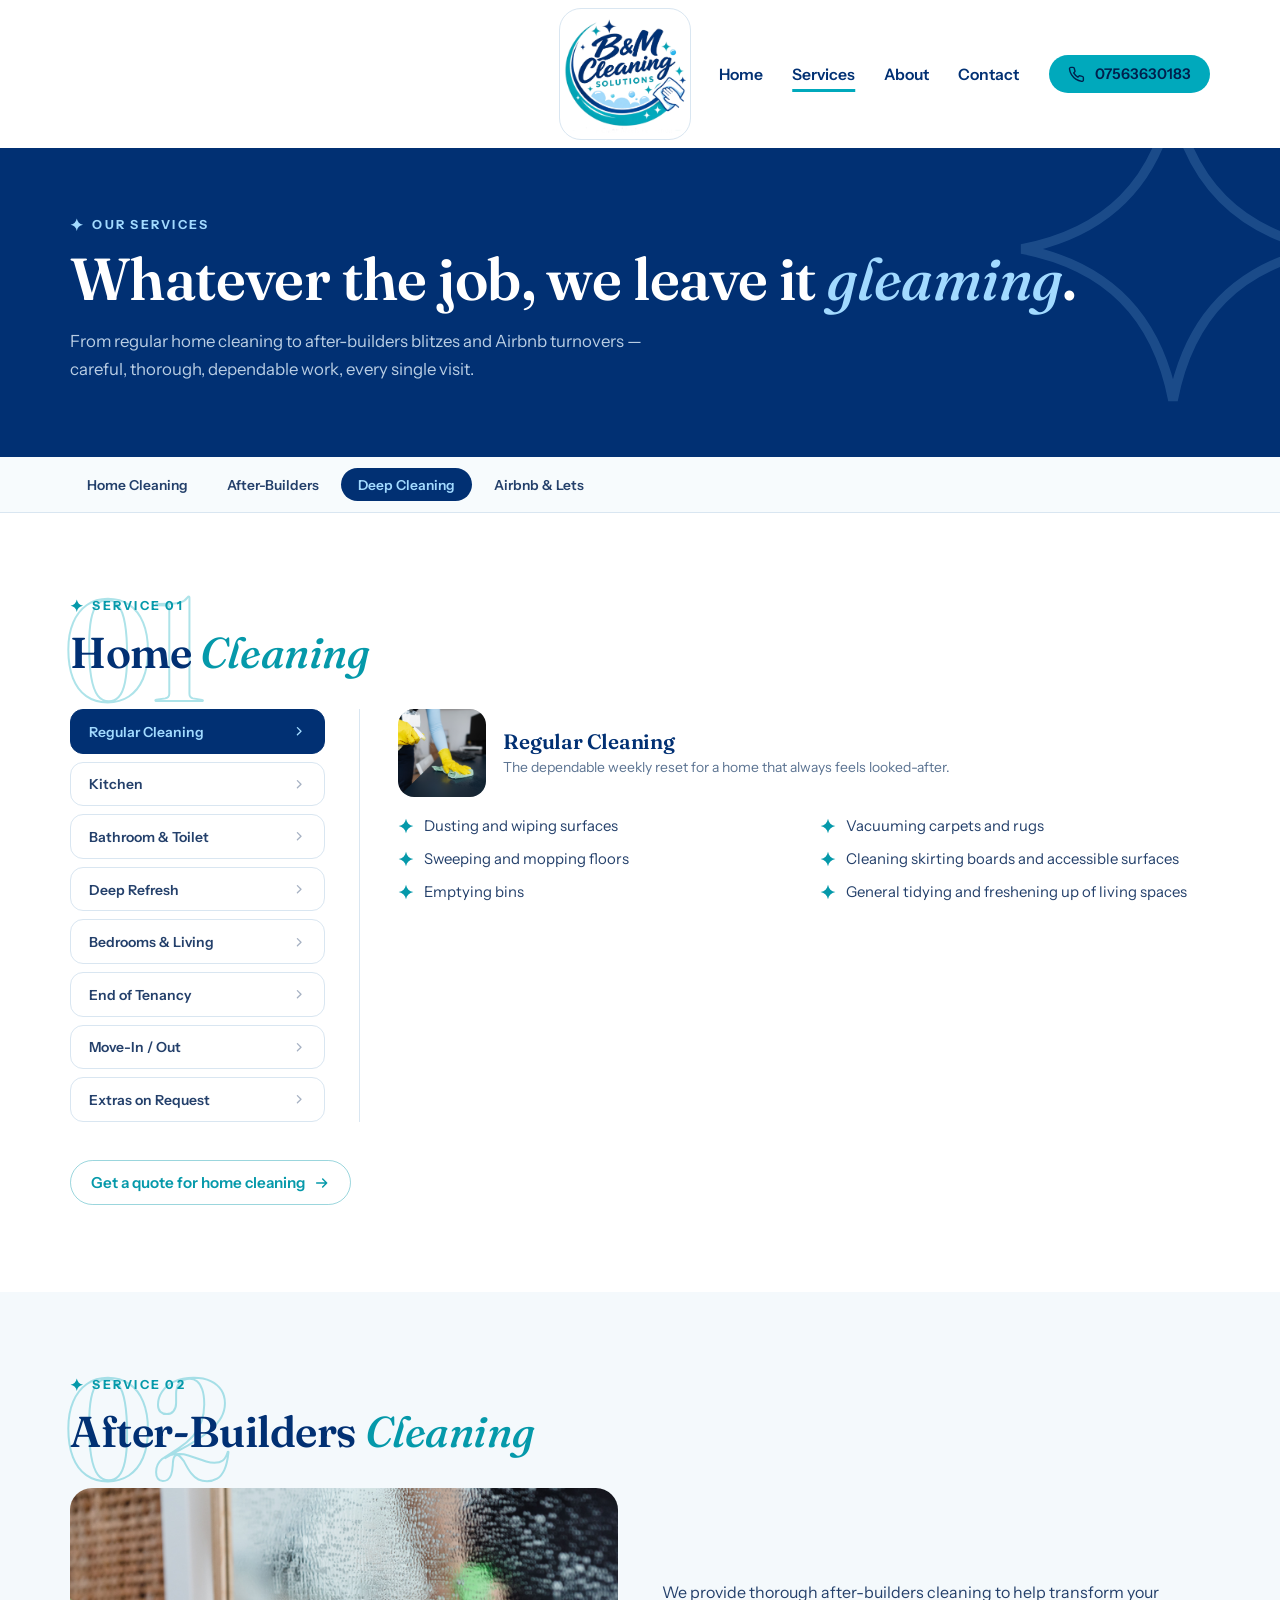
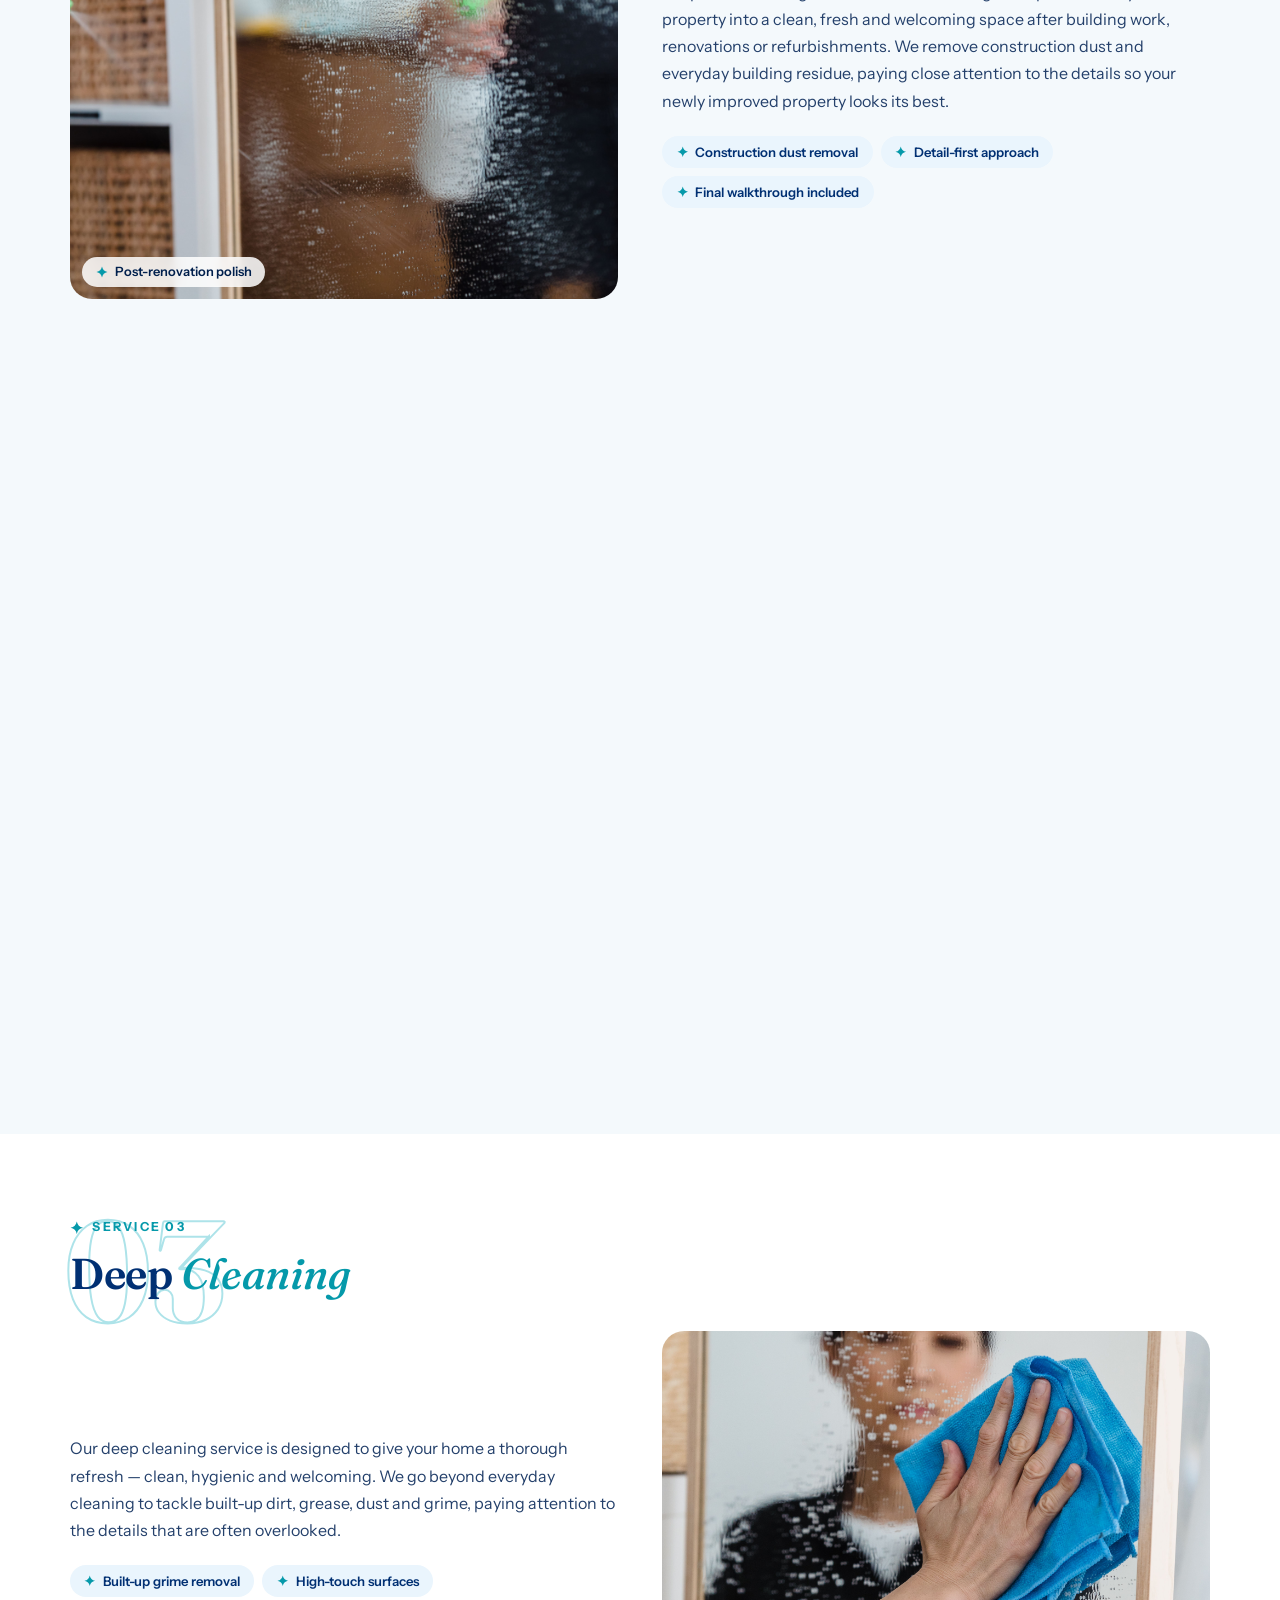
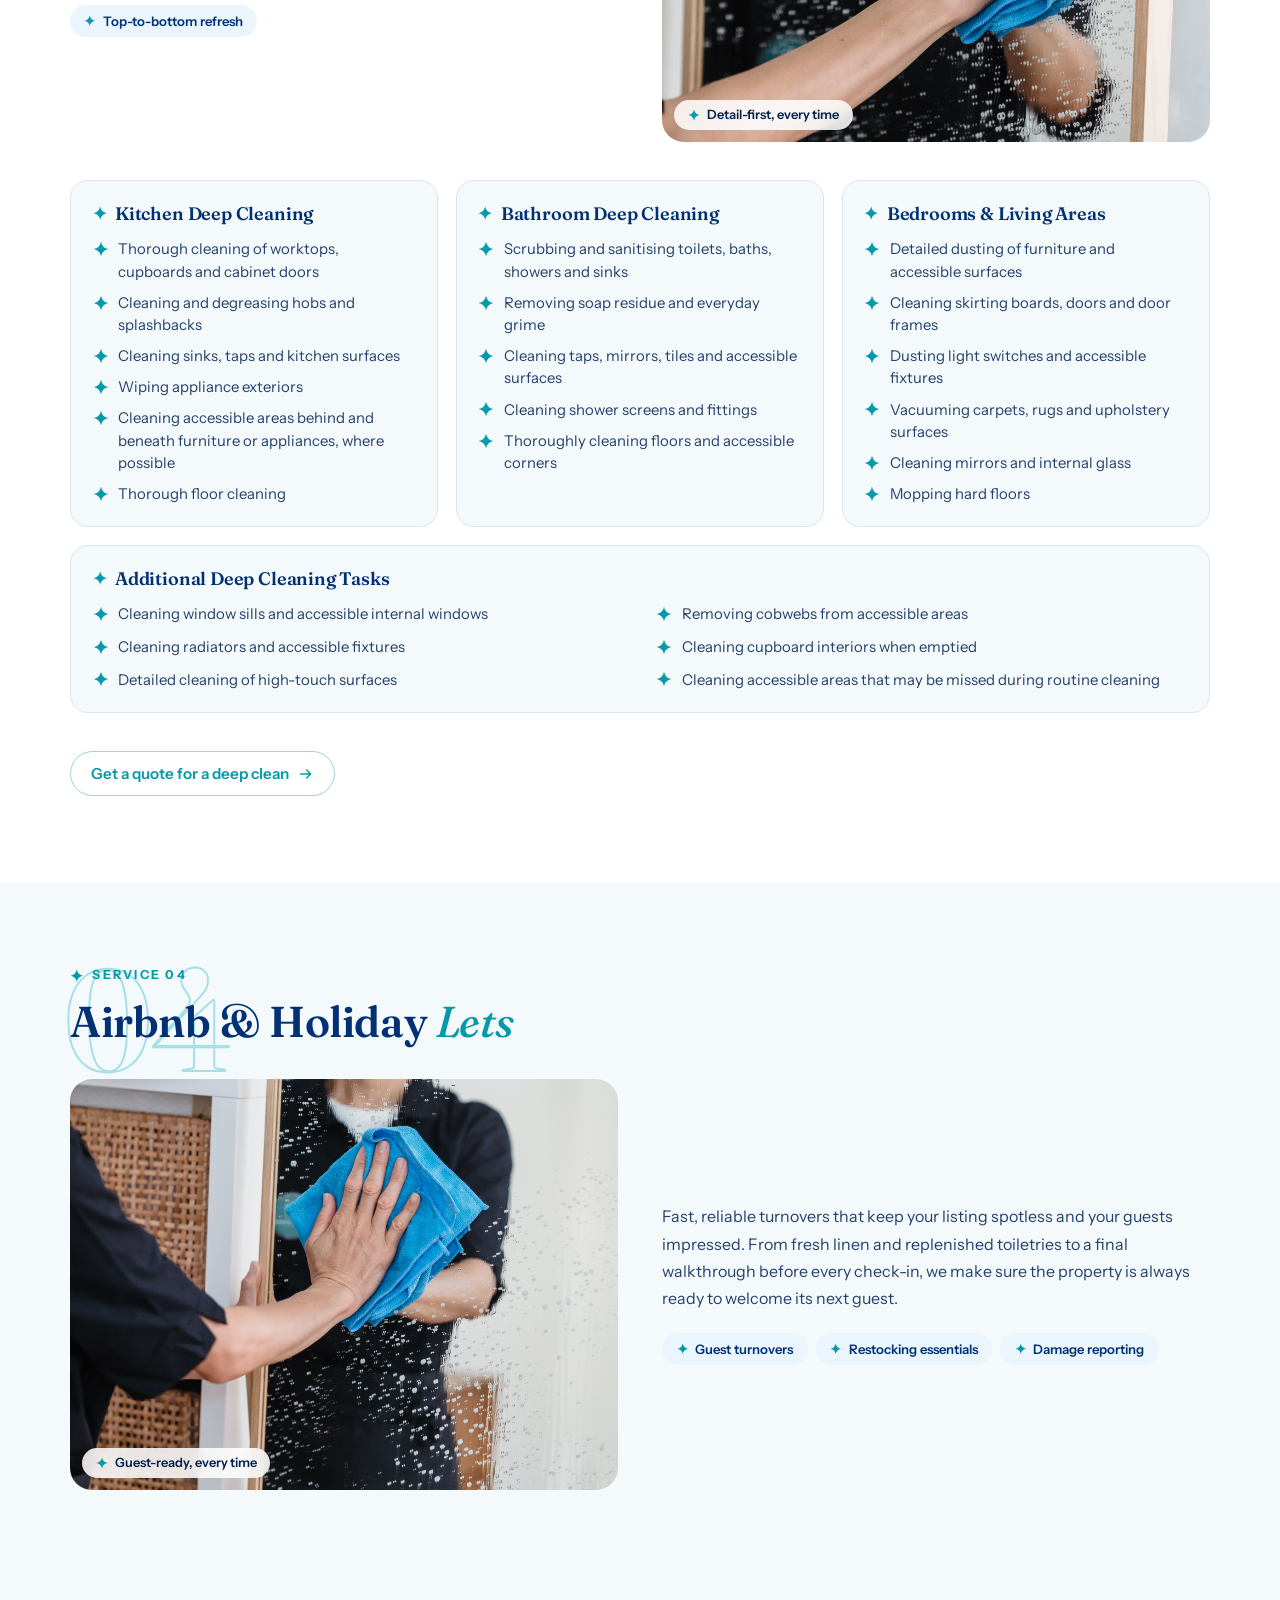
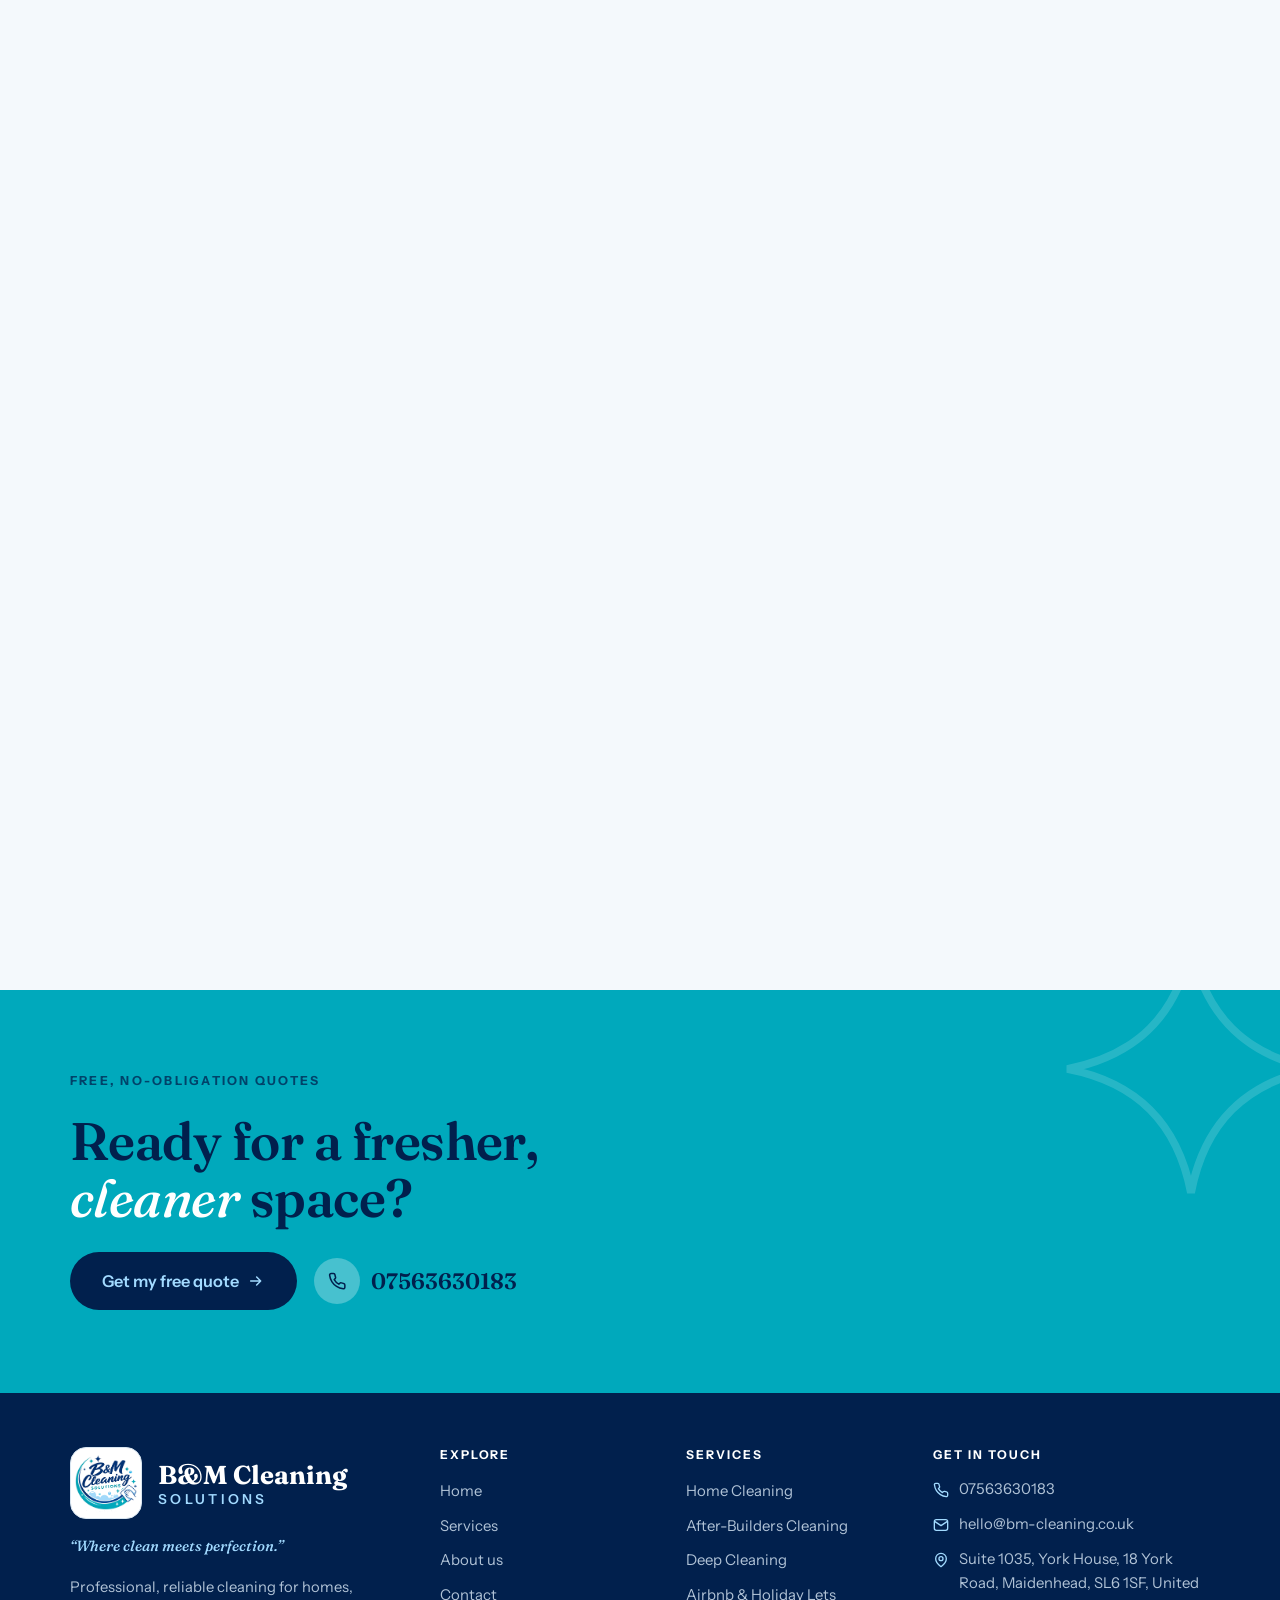
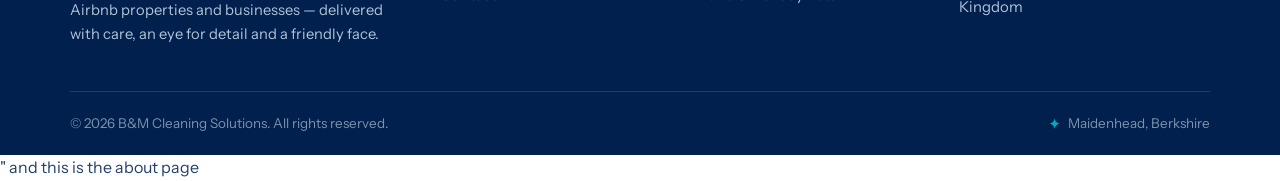
<file: services.html>
<!DOCTYPE html>
<html lang="en">
<head>
<meta charset="UTF-8">
<meta name="viewport" content="width=device-width, initial-scale=1">
<title>Our Services | B&amp;M Cleaning Solutions</title>
<meta name="description" content="Home cleaning, after-builders cleaning, deep cleaning and Airbnb turnovers across Maidenhead and Berkshire — thorough, careful and reliable, every visit.">
<link rel="icon" href="images/logo.png">
<meta name="theme-color" content="#013073">
<link rel="preconnect" href="https://fonts.googleapis.com">
<link rel="preconnect" href="https://fonts.gstatic.com" crossorigin>
<link href="https://fonts.googleapis.com/css2?family=Fraunces:ital,opsz,wght@0,9..144,400..700;1,9..144,400..700&family=Instrument+Sans:wght@400..700&display=swap" rel="stylesheet">
<link rel="stylesheet" href="styles.css">
</head>
<body>
<a class="skip" href="#main">Skip to content</a>

<svg xmlns="http://www.w3.org/2000/svg" style="display:none" aria-hidden="true">
  <symbol id="i-sparkle" viewBox="0 0 24 24"><path fill="currentColor" d="M12 1C13.2 7.2 16.8 10.8 23 12 16.8 13.2 13.2 16.8 12 23 10.8 16.8 7.2 13.2 1 12 7.2 10.8 10.8 7.2 12 1Z"/></symbol>
  <symbol id="i-check" viewBox="0 0 24 24" fill="none" stroke="currentColor" stroke-width="2.4" stroke-linecap="round" stroke-linejoin="round"><path d="M4 12.5 9.5 18 20 6.5"/></symbol>
  <symbol id="i-arrow" viewBox="0 0 24 24" fill="none" stroke="currentColor" stroke-width="2.2" stroke-linecap="round" stroke-linejoin="round"><path d="M4 12h15M13 6l6 6-6 6"/></symbol>
  <symbol id="i-phone" viewBox="0 0 24 24" fill="none" stroke="currentColor" stroke-width="2" stroke-linecap="round" stroke-linejoin="round"><path d="M22 16.92v3a2 2 0 0 1-2.18 2 19.79 19.79 0 0 1-8.63-3.07 19.5 19.5 0 0 1-6-6 19.79 19.79 0 0 1-3.07-8.67A2 2 0 0 1 4.11 2h3a2 2 0 0 1 2 1.72c.13.96.36 1.9.7 2.81a2 2 0 0 1-.45 2.11L8.09 9.91a16 16 0 0 0 6 6l1.27-1.27a2 2 0 0 1 2.11-.45c.91.34 1.85.57 2.81.7A2 2 0 0 1 22 16.92z"/></symbol>
  <symbol id="i-mail" viewBox="0 0 24 24" fill="none" stroke="currentColor" stroke-width="2" stroke-linecap="round" stroke-linejoin="round"><rect x="2" y="4" width="20" height="16" rx="3"/><path d="m3 7 9 6 9-6"/></symbol>
  <symbol id="i-pin" viewBox="0 0 24 24" fill="none" stroke="currentColor" stroke-width="2" stroke-linecap="round" stroke-linejoin="round"><path d="M20 10c0 6-8 12-8 12s-8-6-8-12a8 8 0 0 1 16 0Z"/><circle cx="12" cy="10" r="3"/></symbol>
  <symbol id="i-menu" viewBox="0 0 24 24" fill="none" stroke="currentColor" stroke-width="2.2" stroke-linecap="round"><path d="M4 7h16M4 12h16M4 17h16"/></symbol>
  <symbol id="i-close" viewBox="0 0 24 24" fill="none" stroke="currentColor" stroke-width="2.2" stroke-linecap="round"><path d="M6 6l12 12M18 6 6 18"/></symbol>
  <symbol id="i-chevron" viewBox="0 0 24 24" fill="none" stroke="currentColor" stroke-width="2.2" stroke-linecap="round" stroke-linejoin="round"><path d="m6 9 6 6 6-6"/></symbol>
</svg>

<header class="site-header">
  <div class="header-inner container">
    <a class="brand" href="index.html">
      <img class="brand-logo" src="images/logo.png" alt="B&amp;M Cleaning Solutions logo" width="84" height="84">
    </a>
    <nav class="site-nav" id="siteNav" aria-label="Main navigation">
      <div class="nav-links">
        <a style="--i:0" href="index.html">Home<svg class="ic nav-arrow"><use href="#i-arrow"/></svg></a>
        <a style="--i:1" href="services.html" aria-current="page">Services<svg class="ic nav-arrow"><use href="#i-arrow"/></svg></a>
        <a style="--i:2" href="about.html">About<svg class="ic nav-arrow"><use href="#i-arrow"/></svg></a>
        <a style="--i:3" href="contact.html">Contact<svg class="ic nav-arrow"><use href="#i-arrow"/></svg></a>
      </div>
      <div class="nav-foot">
        <a class="nav-phone" href="tel:+447563630183"><svg class="ic"><use href="#i-phone"/></svg>07563630183</a>
        <div class="nav-meta">
          <a href="mailto:hello@bm-cleaning.co.uk">hello@bm-cleaning.co.uk</a>
          <span>Maidenhead · Berkshire</span>
        </div>
      </div>
    </nav>
    <button class="nav-toggle" aria-expanded="false" aria-controls="siteNav" aria-label="Open menu">
      <svg class="ic ic-menu"><use href="#i-menu"/></svg>
      <svg class="ic ic-close"><use href="#i-close"/></svg>
    </button>
  </div>
</header>

<main id="main">

  <section class="page-hero">
    <svg class="deco deco-a" viewBox="0 0 24 24" aria-hidden="true"><path d="M12 1C13.2 7.2 16.8 10.8 23 12 16.8 13.2 13.2 16.8 12 23 10.8 16.8 7.2 13.2 1 12 7.2 10.8 10.8 7.2 12 1Z"/></svg>
    <div class="container">
      <p class="eyebrow"><svg class="ic"><use href="#i-sparkle"/></svg>Our services</p>
      <h1>Whatever the job, we leave it <em>gleaming</em>.</h1>
      <p class="lede">From regular home cleaning to after-builders blitzes and Airbnb turnovers — careful, thorough, dependable work, every single visit.</p>
    </div>
  </section>

  <nav class="anchor-nav" aria-label="Services navigation">
    <div class="anchor-inner container">
      <a class="a-chip active" href="#home-cleaning">Home Cleaning</a>
      <a class="a-chip" href="#after-builders">After-Builders</a>
      <a class="a-chip" href="#deep-cleaning">Deep Cleaning</a>
      <a class="a-chip" href="#airbnb">Airbnb &amp; Lets</a>
    </div>
  </nav>

  <section class="service-section" id="home-cleaning">
    <div class="container">
      <header class="service-head reveal">
        <span class="ghost-num" aria-hidden="true">01</span>
        <p class="eyebrow"><svg class="ic"><use href="#i-sparkle"/></svg>Service 01</p>
        <h2>Home <em>Cleaning</em></h2>
      </header>

      <div class="tabs reveal">
        <div class="tab-list" role="tablist" aria-label="Home cleaning services">
          <button class="tab" role="tab" id="tab-regular" aria-selected="true" aria-controls="panel-regular">Regular Cleaning<svg class="ic tab-chev"><use href="#i-chevron"/></svg></button>
          <button class="tab" role="tab" id="tab-kitchen" aria-selected="false" aria-controls="panel-kitchen" tabindex="-1">Kitchen<svg class="ic tab-chev"><use href="#i-chevron"/></svg></button>
          <button class="tab" role="tab" id="tab-bathroom" aria-selected="false" aria-controls="panel-bathroom" tabindex="-1">Bathroom &amp; Toilet<svg class="ic tab-chev"><use href="#i-chevron"/></svg></button>
          <button class="tab" role="tab" id="tab-deeprefresh" aria-selected="false" aria-controls="panel-deeprefresh" tabindex="-1">Deep Refresh<svg class="ic tab-chev"><use href="#i-chevron"/></svg></button>
          <button class="tab" role="tab" id="tab-bedrooms" aria-selected="false" aria-controls="panel-bedrooms" tabindex="-1">Bedrooms &amp; Living<svg class="ic tab-chev"><use href="#i-chevron"/></svg></button>
          <button class="tab" role="tab" id="tab-eot" aria-selected="false" aria-controls="panel-eot" tabindex="-1">End of Tenancy<svg class="ic tab-chev"><use href="#i-chevron"/></svg></button>
          <button class="tab" role="tab" id="tab-move" aria-selected="false" aria-controls="panel-move" tabindex="-1">Move-In / Out<svg class="ic tab-chev"><use href="#i-chevron"/></svg></button>
          <button class="tab" role="tab" id="tab-extras" aria-selected="false" aria-controls="panel-extras" tabindex="-1">Extras on Request<svg class="ic tab-chev"><use href="#i-chevron"/></svg></button>
        </div>

        <div class="tab-panels">
          <div class="tab-panel" role="tabpanel" id="panel-regular" aria-labelledby="tab-regular">
            <div class="panel-head">
              <img src="images/cleanings/8.jpg" alt="Wiping surfaces during a regular home clean" data-fb="Regular cleaning" loading="lazy">
              <div><h3>Regular Cleaning</h3><p class="panel-sub">The dependable weekly reset for a home that always feels looked-after.</p></div>
            </div>
            <ul class="check-list panel-list">
              <li><svg class="ic"><use href="#i-sparkle"/></svg><span>Dusting and wiping surfaces</span></li>
              <li><svg class="ic"><use href="#i-sparkle"/></svg><span>Vacuuming carpets and rugs</span></li>
              <li><svg class="ic"><use href="#i-sparkle"/></svg><span>Sweeping and mopping floors</span></li>
              <li><svg class="ic"><use href="#i-sparkle"/></svg><span>Cleaning skirting boards and accessible surfaces</span></li>
              <li><svg class="ic"><use href="#i-sparkle"/></svg><span>Emptying bins</span></li>
              <li><svg class="ic"><use href="#i-sparkle"/></svg><span>General tidying and freshening up of living spaces</span></li>
            </ul>
          </div>

          <div class="tab-panel" role="tabpanel" id="panel-kitchen" aria-labelledby="tab-kitchen" hidden>
            <div class="panel-head">
              <img src="images/cleanings/9.jpg" alt="Sanitising a kitchen worktop" data-fb="Kitchen cleaning" loading="lazy">
              <div><h3>Kitchen Cleaning</h3><p class="panel-sub">Hygienic, gleaming surfaces — the hardest-working room in the house.</p></div>
            </div>
            <ul class="check-list panel-list">
              <li><svg class="ic"><use href="#i-sparkle"/></svg><span>Cleaning and sanitising worktops</span></li>
              <li><svg class="ic"><use href="#i-sparkle"/></svg><span>Wiping cupboard doors and external appliance surfaces</span></li>
              <li><svg class="ic"><use href="#i-sparkle"/></svg><span>Cleaning sinks and taps</span></li>
              <li><svg class="ic"><use href="#i-sparkle"/></svg><span>Cleaning hobs and splashbacks</span></li>
              <li><svg class="ic"><use href="#i-sparkle"/></svg><span>Wiping tables and chairs</span></li>
              <li><svg class="ic"><use href="#i-sparkle"/></svg><span>Cleaning kitchen floors</span></li>
              <li><svg class="ic"><use href="#i-sparkle"/></svg><span>Removing rubbish and replacing bin liners</span></li>
            </ul>
          </div>

          <div class="tab-panel" role="tabpanel" id="panel-bathroom" aria-labelledby="tab-bathroom" hidden>
            <div class="panel-head">
              <img src="images/cleanings/10.jpg" alt="Cleaning a bathroom" data-fb="Bathroom cleaning" loading="lazy">
              <div><h3>Bathroom &amp; Toilet Cleaning</h3><p class="panel-sub">Sparkling, sanitised and fresh — every time.</p></div>
            </div>
            <ul class="check-list panel-list">
              <li><svg class="ic"><use href="#i-sparkle"/></svg><span>Cleaning and sanitising toilets, baths and showers</span></li>
              <li><svg class="ic"><use href="#i-sparkle"/></svg><span>Cleaning sinks, taps and mirrors</span></li>
              <li><svg class="ic"><use href="#i-sparkle"/></svg><span>Wiping tiles and accessible surfaces</span></li>
              <li><svg class="ic"><use href="#i-sparkle"/></svg><span>Removing soap residue and everyday dirt</span></li>
              <li><svg class="ic"><use href="#i-sparkle"/></svg><span>Mopping and sanitising floors</span></li>
              <li><svg class="ic"><use href="#i-sparkle"/></svg><span>Emptying bins</span></li>
            </ul>
          </div>

          <div class="tab-panel" role="tabpanel" id="panel-deeprefresh" aria-labelledby="tab-deeprefresh" hidden>
            <div class="panel-head">
              <img src="images/cleanings/11.jpg" alt="Cleaning supplies ready for a deep refresh" data-fb="Deep refresh" loading="lazy">
              <div><h3>Deep Refresh</h3><p class="panel-sub">A step beyond the everyday clean, as part of your home routine.</p></div>
            </div>
            <ul class="check-list panel-list">
              <li><svg class="ic"><use href="#i-sparkle"/></svg><span>Thorough cleaning of hard-to-reach areas</span></li>
              <li><svg class="ic"><use href="#i-sparkle"/></svg><span>Removing built-up dirt and grime</span></li>
              <li><svg class="ic"><use href="#i-sparkle"/></svg><span>Detailed cleaning of kitchens and bathrooms</span></li>
              <li><svg class="ic"><use href="#i-sparkle"/></svg><span>Cleaning skirting boards, doors and accessible fixtures</span></li>
              <li><svg class="ic"><use href="#i-sparkle"/></svg><span>Refreshing your home from top to bottom</span></li>
            </ul>
            <a class="panel-crosslink" href="#deep-cleaning">For the full works, see our dedicated Deep Cleaning service<svg class="ic"><use href="#i-arrow"/></svg></a>
          </div>

          <div class="tab-panel" role="tabpanel" id="panel-bedrooms" aria-labelledby="tab-bedrooms" hidden>
            <div class="panel-head">
              <img src="images/cleanings/12.jpg" alt="A freshly made bedroom" data-fb="Bedroom cleaning" loading="lazy">
              <div><h3>Bedrooms &amp; Living Rooms</h3><p class="panel-sub">Calm, tidy rooms you can properly relax in.</p></div>
            </div>
            <ul class="check-list panel-list">
              <li><svg class="ic"><use href="#i-sparkle"/></svg><span>Dusting furniture and accessible surfaces</span></li>
              <li><svg class="ic"><use href="#i-sparkle"/></svg><span>Vacuuming carpets and rugs</span></li>
              <li><svg class="ic"><use href="#i-sparkle"/></svg><span>Mopping hard floors</span></li>
              <li><svg class="ic"><use href="#i-sparkle"/></svg><span>Making beds and changing bed linen upon request</span></li>
              <li><svg class="ic"><use href="#i-sparkle"/></svg><span>Wiping mirrors and accessible glass surfaces</span></li>
              <li><svg class="ic"><use href="#i-sparkle"/></svg><span>General tidying and organising</span></li>
            </ul>
          </div>

          <div class="tab-panel" role="tabpanel" id="panel-eot" aria-labelledby="tab-eot" hidden>
            <div class="panel-head">
              <img src="images/cleanings/13.jpg" alt="An empty property ready for handover" data-fb="End of tenancy" loading="lazy">
              <div><h3>End of Tenancy</h3><p class="panel-sub">Deposit-friendly cleaning that prepares the property for its next occupant.</p></div>
            </div>
            <ul class="check-list panel-list">
              <li><svg class="ic"><use href="#i-sparkle"/></svg><span>Thorough cleaning of kitchens and bathrooms</span></li>
              <li><svg class="ic"><use href="#i-sparkle"/></svg><span>Cleaning cupboards and drawers inside and out</span></li>
              <li><svg class="ic"><use href="#i-sparkle"/></svg><span>Cleaning internal windows and accessible glass</span></li>
              <li><svg class="ic"><use href="#i-sparkle"/></svg><span>Removing dust, dirt and marks from accessible surfaces</span></li>
              <li><svg class="ic"><use href="#i-sparkle"/></svg><span>Cleaning floors throughout the property</span></li>
              <li><svg class="ic"><use href="#i-sparkle"/></svg><span>Preparing the property for the next occupant</span></li>
            </ul>
          </div>

          <div class="tab-panel" role="tabpanel" id="panel-move" aria-labelledby="tab-move" hidden>
            <div class="panel-head">
              <img src="images/cleanings/14.jpg" alt="An empty home ready for moving day" data-fb="Move in / move out" loading="lazy">
              <div><h3>Move-In &amp; Move-Out</h3><p class="panel-sub">Empty properties cleaned in detail, ready for day one.</p></div>
            </div>
            <ul class="check-list panel-list">
              <li><svg class="ic"><use href="#i-sparkle"/></svg><span>Detailed cleaning of empty properties</span></li>
              <li><svg class="ic"><use href="#i-sparkle"/></svg><span>Cleaning cupboards, worktops and fixtures</span></li>
              <li><svg class="ic"><use href="#i-sparkle"/></svg><span>Bathroom and kitchen sanitisation</span></li>
              <li><svg class="ic"><use href="#i-sparkle"/></svg><span>Dusting and cleaning accessible surfaces</span></li>
              <li><svg class="ic"><use href="#i-sparkle"/></svg><span>Vacuuming and mopping all floors</span></li>
            </ul>
          </div>

          <div class="tab-panel" role="tabpanel" id="panel-extras" aria-labelledby="tab-extras" hidden>
            <div class="panel-head">
              <img src="images/cleanings/15.jpg" alt="Fresh laundry and linens" data-fb="Extra services" loading="lazy">
              <div><h3>Extras on Request</h3><p class="panel-sub">Add-ons to make life easier — just ask when booking.</p></div>
            </div>
            <ul class="check-list panel-list">
              <li><svg class="ic"><use href="#i-sparkle"/></svg><span>Internal window cleaning</span></li>
              <li><svg class="ic"><use href="#i-sparkle"/></svg><span>Oven cleaning</span></li>
              <li><svg class="ic"><use href="#i-sparkle"/></svg><span>Fridge and freezer cleaning</span></li>
              <li><svg class="ic"><use href="#i-sparkle"/></svg><span>Laundry and ironing</span></li>
              <li><svg class="ic"><use href="#i-sparkle"/></svg><span>Bed linen changes</span></li>
              <li><svg class="ic"><use href="#i-sparkle"/></svg><span>Light household tidying</span></li>
            </ul>
          </div>
        </div>
      </div>

      <a class="service-footlink reveal" href="contact.html?service=home">Get a quote for home cleaning<svg class="ic"><use href="#i-arrow"/></svg></a>
    </div>
  </section>

  <section class="service-section alt" id="after-builders">
    <div class="container">
      <header class="service-head reveal">
        <span class="ghost-num" aria-hidden="true">02</span>
        <p class="eyebrow"><svg class="ic"><use href="#i-sparkle"/></svg>Service 02</p>
        <h2>After-Builders <em>Cleaning</em></h2>
      </header>

      <div class="service-feature reveal">
        <div class="sf-media">
          <img src="images/cleanings/16.jpg" alt="A property mid-renovation, ready for a builders' clean" data-fb="After-builders cleaning" loading="lazy">
          <span class="sf-caption"><svg class="ic"><use href="#i-sparkle"/></svg>Post-renovation polish</span>
        </div>
        <div class="sf-body">
          <p>We provide thorough after-builders cleaning to help transform your property into a clean, fresh and welcoming space after building work, renovations or refurbishments. We remove construction dust and everyday building residue, paying close attention to the details so your newly improved property looks its best.</p>
          <div class="hl-chips">
            <span class="hl-chip"><svg class="ic"><use href="#i-sparkle"/></svg>Construction dust removal</span>
            <span class="hl-chip"><svg class="ic"><use href="#i-sparkle"/></svg>Detail-first approach</span>
            <span class="hl-chip"><svg class="ic"><use href="#i-sparkle"/></svg>Final walkthrough included</span>
          </div>
        </div>
      </div>

      <div class="groups-grid">
        <div class="check-group reveal">
          <h3><svg class="ic"><use href="#i-sparkle"/></svg>Dust &amp; Debris Removal</h3>
          <ul class="check-list">
            <li><svg class="ic"><use href="#i-sparkle"/></svg><span>Removing fine construction dust from accessible surfaces</span></li>
            <li><svg class="ic"><use href="#i-sparkle"/></svg><span>Dusting walls, skirting boards, doors and door frames</span></li>
            <li><svg class="ic"><use href="#i-sparkle"/></svg><span>Cleaning window sills and accessible ledges</span></li>
            <li><svg class="ic"><use href="#i-sparkle"/></svg><span>Removing light dust and residue from fixtures and fittings</span></li>
            <li><svg class="ic"><use href="#i-sparkle"/></svg><span>Cleaning accessible corners and edges</span></li>
          </ul>
        </div>
        <div class="check-group reveal" style="--d:.07s">
          <h3><svg class="ic"><use href="#i-sparkle"/></svg>Kitchen Cleaning</h3>
          <ul class="check-list">
            <li><svg class="ic"><use href="#i-sparkle"/></svg><span>Cleaning worktops, cupboards and cabinet doors</span></li>
            <li><svg class="ic"><use href="#i-sparkle"/></svg><span>Wiping appliance exteriors</span></li>
            <li><svg class="ic"><use href="#i-sparkle"/></svg><span>Cleaning sinks, taps and splashbacks</span></li>
            <li><svg class="ic"><use href="#i-sparkle"/></svg><span>Removing dust and light residue from surfaces</span></li>
            <li><svg class="ic"><use href="#i-sparkle"/></svg><span>Vacuuming and mopping floors</span></li>
          </ul>
        </div>
        <div class="check-group reveal" style="--d:.14s">
          <h3><svg class="ic"><use href="#i-sparkle"/></svg>Bathroom Cleaning</h3>
          <ul class="check-list">
            <li><svg class="ic"><use href="#i-sparkle"/></svg><span>Cleaning and sanitising toilets, sinks, baths and showers</span></li>
            <li><svg class="ic"><use href="#i-sparkle"/></svg><span>Removing light dust and residue from tiles and fittings</span></li>
            <li><svg class="ic"><use href="#i-sparkle"/></svg><span>Cleaning mirrors, taps and shower screens</span></li>
            <li><svg class="ic"><use href="#i-sparkle"/></svg><span>Wiping accessible surfaces</span></li>
            <li><svg class="ic"><use href="#i-sparkle"/></svg><span>Thoroughly cleaning floors</span></li>
          </ul>
        </div>
        <div class="check-group reveal">
          <h3><svg class="ic"><use href="#i-sparkle"/></svg>Windows &amp; Glass</h3>
          <ul class="check-list">
            <li><svg class="ic"><use href="#i-sparkle"/></svg><span>Cleaning accessible internal windows and glass surfaces</span></li>
            <li><svg class="ic"><use href="#i-sparkle"/></svg><span>Wiping window frames and sills</span></li>
            <li><svg class="ic"><use href="#i-sparkle"/></svg><span>Removing dust and light marks from glass, where possible</span></li>
          </ul>
        </div>
        <div class="check-group reveal" style="--d:.07s">
          <h3><svg class="ic"><use href="#i-sparkle"/></svg>Floors &amp; Finishing Touches</h3>
          <ul class="check-list">
            <li><svg class="ic"><use href="#i-sparkle"/></svg><span>Vacuuming carpets and suitable floor coverings</span></li>
            <li><svg class="ic"><use href="#i-sparkle"/></svg><span>Sweeping and mopping hard floors</span></li>
            <li><svg class="ic"><use href="#i-sparkle"/></svg><span>Removing dust from accessible skirting boards</span></li>
            <li><svg class="ic"><use href="#i-sparkle"/></svg><span>Wiping doors, handles and light switches</span></li>
            <li><svg class="ic"><use href="#i-sparkle"/></svg><span>Completing a final check to ensure the property is clean and presentable</span></li>
          </ul>
        </div>
      </div>

      <a class="service-footlink reveal" href="contact.html?service=after-builders">Get a quote for after-builders cleaning<svg class="ic"><use href="#i-arrow"/></svg></a>
    </div>
  </section>

  <section class="service-section" id="deep-cleaning">
    <div class="container">
      <header class="service-head reveal">
        <span class="ghost-num" aria-hidden="true">03</span>
        <p class="eyebrow"><svg class="ic"><use href="#i-sparkle"/></svg>Service 03</p>
        <h2>Deep <em>Cleaning</em></h2>
      </header>

      <div class="service-feature flip reveal">
        <div class="sf-media">
          <img src="images/cleanings/17.jpg" alt="Deep cleaning supplies laid out ready" data-fb="Deep cleaning" loading="lazy">
          <span class="sf-caption"><svg class="ic"><use href="#i-sparkle"/></svg>Detail-first, every time</span>
        </div>
        <div class="sf-body">
          <p>Our deep cleaning service is designed to give your home a thorough refresh — clean, hygienic and welcoming. We go beyond everyday cleaning to tackle built-up dirt, grease, dust and grime, paying attention to the details that are often overlooked.</p>
          <div class="hl-chips">
            <span class="hl-chip"><svg class="ic"><use href="#i-sparkle"/></svg>Built-up grime removal</span>
            <span class="hl-chip"><svg class="ic"><use href="#i-sparkle"/></svg>High-touch surfaces</span>
            <span class="hl-chip"><svg class="ic"><use href="#i-sparkle"/></svg>Top-to-bottom refresh</span>
          </div>
        </div>
      </div>

      <div class="groups-grid">
        <div class="check-group reveal">
          <h3><svg class="ic"><use href="#i-sparkle"/></svg>Kitchen Deep Cleaning</h3>
          <ul class="check-list">
            <li><svg class="ic"><use href="#i-sparkle"/></svg><span>Thorough cleaning of worktops, cupboards and cabinet doors</span></li>
            <li><svg class="ic"><use href="#i-sparkle"/></svg><span>Cleaning and degreasing hobs and splashbacks</span></li>
            <li><svg class="ic"><use href="#i-sparkle"/></svg><span>Cleaning sinks, taps and kitchen surfaces</span></li>
            <li><svg class="ic"><use href="#i-sparkle"/></svg><span>Wiping appliance exteriors</span></li>
            <li><svg class="ic"><use href="#i-sparkle"/></svg><span>Cleaning accessible areas behind and beneath furniture or appliances, where possible</span></li>
            <li><svg class="ic"><use href="#i-sparkle"/></svg><span>Thorough floor cleaning</span></li>
          </ul>
        </div>
        <div class="check-group reveal" style="--d:.07s">
          <h3><svg class="ic"><use href="#i-sparkle"/></svg>Bathroom Deep Cleaning</h3>
          <ul class="check-list">
            <li><svg class="ic"><use href="#i-sparkle"/></svg><span>Scrubbing and sanitising toilets, baths, showers and sinks</span></li>
            <li><svg class="ic"><use href="#i-sparkle"/></svg><span>Removing soap residue and everyday grime</span></li>
            <li><svg class="ic"><use href="#i-sparkle"/></svg><span>Cleaning taps, mirrors, tiles and accessible surfaces</span></li>
            <li><svg class="ic"><use href="#i-sparkle"/></svg><span>Cleaning shower screens and fittings</span></li>
            <li><svg class="ic"><use href="#i-sparkle"/></svg><span>Thoroughly cleaning floors and accessible corners</span></li>
          </ul>
        </div>
        <div class="check-group reveal" style="--d:.14s">
          <h3><svg class="ic"><use href="#i-sparkle"/></svg>Bedrooms &amp; Living Areas</h3>
          <ul class="check-list">
            <li><svg class="ic"><use href="#i-sparkle"/></svg><span>Detailed dusting of furniture and accessible surfaces</span></li>
            <li><svg class="ic"><use href="#i-sparkle"/></svg><span>Cleaning skirting boards, doors and door frames</span></li>
            <li><svg class="ic"><use href="#i-sparkle"/></svg><span>Dusting light switches and accessible fixtures</span></li>
            <li><svg class="ic"><use href="#i-sparkle"/></svg><span>Vacuuming carpets, rugs and upholstery surfaces</span></li>
            <li><svg class="ic"><use href="#i-sparkle"/></svg><span>Cleaning mirrors and internal glass</span></li>
            <li><svg class="ic"><use href="#i-sparkle"/></svg><span>Mopping hard floors</span></li>
          </ul>
        </div>
        <div class="check-group reveal" style="grid-column:1/-1">
          <h3><svg class="ic"><use href="#i-sparkle"/></svg>Additional Deep Cleaning Tasks</h3>
          <ul class="check-list panel-list">
            <li><svg class="ic"><use href="#i-sparkle"/></svg><span>Cleaning window sills and accessible internal windows</span></li>
            <li><svg class="ic"><use href="#i-sparkle"/></svg><span>Removing cobwebs from accessible areas</span></li>
            <li><svg class="ic"><use href="#i-sparkle"/></svg><span>Cleaning radiators and accessible fixtures</span></li>
            <li><svg class="ic"><use href="#i-sparkle"/></svg><span>Cleaning cupboard interiors when emptied</span></li>
            <li><svg class="ic"><use href="#i-sparkle"/></svg><span>Detailed cleaning of high-touch surfaces</span></li>
            <li><svg class="ic"><use href="#i-sparkle"/></svg><span>Cleaning accessible areas that may be missed during routine cleaning</span></li>
          </ul>
        </div>
      </div>

      <a class="service-footlink reveal" href="contact.html?service=deep">Get a quote for a deep clean<svg class="ic"><use href="#i-arrow"/></svg></a>
    </div>
  </section>

  <section class="service-section alt" id="airbnb">
    <div class="container">
      <header class="service-head reveal">
        <span class="ghost-num" aria-hidden="true">04</span>
        <p class="eyebrow"><svg class="ic"><use href="#i-sparkle"/></svg>Service 04</p>
        <h2>Airbnb &amp; Holiday <em>Lets</em></h2>
      </header>

      <div class="service-feature reveal">
        <div class="sf-media">
          <img src="images/cleanings/18.jpg" alt="A guest-ready bedroom in a holiday let" data-fb="Airbnb cleaning" loading="lazy">
          <span class="sf-caption"><svg class="ic"><use href="#i-sparkle"/></svg>Guest-ready, every time</span>
        </div>
        <div class="sf-body">
          <p>Fast, reliable turnovers that keep your listing spotless and your guests impressed. From fresh linen and replenished toiletries to a final walkthrough before every check-in, we make sure the property is always ready to welcome its next guest.</p>
          <div class="hl-chips">
            <span class="hl-chip"><svg class="ic"><use href="#i-sparkle"/></svg>Guest turnovers</span>
            <span class="hl-chip"><svg class="ic"><use href="#i-sparkle"/></svg>Restocking essentials</span>
            <span class="hl-chip"><svg class="ic"><use href="#i-sparkle"/></svg>Damage reporting</span>
          </div>
        </div>
      </div>

      <div class="groups-grid">
        <div class="check-group reveal">
          <h3><svg class="ic"><use href="#i-sparkle"/></svg>Bedroom &amp; Living Areas</h3>
          <ul class="check-list">
            <li><svg class="ic"><use href="#i-sparkle"/></svg><span>Dusting and wiping furniture and accessible surfaces</span></li>
            <li><svg class="ic"><use href="#i-sparkle"/></svg><span>Making beds and changing bed linen</span></li>
            <li><svg class="ic"><use href="#i-sparkle"/></svg><span>Cleaning mirrors and accessible glass surfaces</span></li>
            <li><svg class="ic"><use href="#i-sparkle"/></svg><span>Vacuuming carpets and rugs</span></li>
            <li><svg class="ic"><use href="#i-sparkle"/></svg><span>Sweeping and mopping hard floors</span></li>
            <li><svg class="ic"><use href="#i-sparkle"/></svg><span>Emptying bins and replacing bin liners</span></li>
          </ul>
        </div>
        <div class="check-group reveal" style="--d:.07s">
          <h3><svg class="ic"><use href="#i-sparkle"/></svg>Kitchen Cleaning</h3>
          <ul class="check-list">
            <li><svg class="ic"><use href="#i-sparkle"/></svg><span>Cleaning and sanitising worktops and surfaces</span></li>
            <li><svg class="ic"><use href="#i-sparkle"/></svg><span>Cleaning sinks, taps and splashbacks</span></li>
            <li><svg class="ic"><use href="#i-sparkle"/></svg><span>Wiping cupboard doors and appliance exteriors</span></li>
            <li><svg class="ic"><use href="#i-sparkle"/></svg><span>Cleaning hobs and removing everyday food residue</span></li>
            <li><svg class="ic"><use href="#i-sparkle"/></svg><span>Checking and cleaning the inside of the microwave</span></li>
            <li><svg class="ic"><use href="#i-sparkle"/></svg><span>Emptying bins and cleaning the kitchen floor</span></li>
          </ul>
        </div>
        <div class="check-group reveal" style="--d:.14s">
          <h3><svg class="ic"><use href="#i-sparkle"/></svg>Bathroom &amp; Toilet</h3>
          <ul class="check-list">
            <li><svg class="ic"><use href="#i-sparkle"/></svg><span>Cleaning and sanitising toilets, showers, baths and sinks</span></li>
            <li><svg class="ic"><use href="#i-sparkle"/></svg><span>Cleaning taps, mirrors and shower screens</span></li>
            <li><svg class="ic"><use href="#i-sparkle"/></svg><span>Removing soap residue and everyday grime</span></li>
            <li><svg class="ic"><use href="#i-sparkle"/></svg><span>Replenishing guest toiletries, where supplied</span></li>
            <li><svg class="ic"><use href="#i-sparkle"/></svg><span>Replacing towels with fresh ones</span></li>
            <li><svg class="ic"><use href="#i-sparkle"/></svg><span>Cleaning and sanitising floors</span></li>
          </ul>
        </div>
        <div class="check-group reveal" style="grid-column:span 1">
          <h3><svg class="ic"><use href="#i-sparkle"/></svg>Guest Turnover Services</h3>
          <ul class="check-list">
            <li><svg class="ic"><use href="#i-sparkle"/></svg><span>Changing bed linen and replacing towels</span></li>
            <li><svg class="ic"><use href="#i-sparkle"/></svg><span>Checking rooms are clean and presentable</span></li>
            <li><svg class="ic"><use href="#i-sparkle"/></svg><span>Restocking agreed guest essentials</span></li>
            <li><svg class="ic"><use href="#i-sparkle"/></svg><span>Removing rubbish and recycling</span></li>
            <li><svg class="ic"><use href="#i-sparkle"/></svg><span>Checking for visible damage or maintenance issues and reporting them to the host</span></li>
            <li><svg class="ic"><use href="#i-sparkle"/></svg><span>Ensuring the property is ready for the next guest</span></li>
          </ul>
        </div>

        <div class="check-group check-group--feature reveal" style="grid-column:1/-1">
          <span class="cg-kicker">The finishing touch</span>
          <h3><svg class="ic"><use href="#i-sparkle"/></svg>Final Presentation</h3>
          <ul class="check-list panel-list">
            <li><svg class="ic"><use href="#i-sparkle"/></svg><span>Arranging cushions and straightening bedding</span></li>
            <li><svg class="ic"><use href="#i-sparkle"/></svg><span>Checking high-touch surfaces</span></li>
            <li><svg class="ic"><use href="#i-sparkle"/></svg><span>Ensuring rooms smell fresh and look welcoming</span></li>
            <li><svg class="ic"><use href="#i-sparkle"/></svg><span>Completing a final walkthrough before guests arrive</span></li>
          </ul>
        </div>
      </div>

      <a class="service-footlink reveal" href="contact.html?service=airbnb">Get a quote for Airbnb cleaning<svg class="ic"><use href="#i-arrow"/></svg></a>
    </div>
  </section>

  <section class="cta-band">
    <svg class="cta-deco" viewBox="0 0 24 24" aria-hidden="true"><path d="M12 1C13.2 7.2 16.8 10.8 23 12 16.8 13.2 13.2 16.8 12 23 10.8 16.8 7.2 13.2 1 12 7.2 10.8 10.8 7.2 12 1Z"/></svg>
    <div class="container cta-inner">
      <p class="cta-kicker">Free, no-obligation quotes</p>
      <h2>Ready for a fresher, <em>cleaner</em> space?</h2>
      <div class="cta-actions">
        <a class="btn btn-navy btn-lg" href="contact.html">Get my free quote<svg class="ic"><use href="#i-arrow"/></svg></a>
        <a class="cta-phone" href="tel:+447563630183"><span class="cta-phone-ic"><svg class="ic"><use href="#i-phone"/></svg></span>07563630183</a>
      </div>
    </div>
  </section>

</main>

<footer class="site-footer">
  <div class="container">
    <div class="footer-grid">
      <div class="footer-brand">
        <a class="brand" href="index.html">
          <img class="brand-logo" src="images/logo.png" alt="B&amp;M Cleaning Solutions logo" width="84" height="84">
          <span class="brand-lockup">
            <span class="brand-name">B&amp;M Cleaning</span>
            <span class="brand-sub">Solutions</span>
          </span>
        </a>
        <p class="footer-tag">“Where clean meets perfection.”</p>
        <p>Professional, reliable cleaning for homes, Airbnb properties and businesses — delivered with care, an eye for detail and a friendly face.</p>
      </div>
      <div class="footer-col">
        <h4>Explore</h4>
        <ul>
          <li><a href="index.html">Home</a></li>
          <li><a href="services.html">Services</a></li>
          <li><a href="about.html">About us</a></li>
          <li><a href="contact.html">Contact</a></li>
        </ul>
      </div>
      <div class="footer-col">
        <h4>Services</h4>
        <ul>
          <li><a href="services.html#home-cleaning">Home Cleaning</a></li>
          <li><a href="services.html#after-builders">After-Builders Cleaning</a></li>
          <li><a href="services.html#deep-cleaning">Deep Cleaning</a></li>
          <li><a href="services.html#airbnb">Airbnb &amp; Holiday Lets</a></li>
        </ul>
      </div>
      <div class="footer-col">
        <h4>Get in touch</h4>
        <ul class="footer-contact">
          <li><svg class="ic"><use href="#i-phone"/></svg><a href="tel:+447563630183">07563630183</a></li>
          <li><svg class="ic"><use href="#i-mail"/></svg><a href="mailto:hello@bm-cleaning.co.uk">hello@bm-cleaning.co.uk</a></li>
          <li><svg class="ic"><use href="#i-pin"/></svg><span>Suite 1035, York House, 18 York Road, Maidenhead, SL6 1SF, United Kingdom</span></li>
        </ul>
      </div>
    </div>
    <div class="footer-bottom">
      <span>© <span data-year></span> B&amp;M Cleaning Solutions. All rights reserved.</span>
      <span class="fb-right"><svg class="ic"><use href="#i-sparkle"/></svg>Maidenhead, Berkshire</span>
    </div>
  </div>
</footer>

<div class="mobile-cta">
  <a class="mc-btn mc-call" href="tel:+447563630183"><svg class="ic"><use href="#i-phone"/></svg>Call us</a>
  <a class="mc-btn mc-quote" href="contact.html"><svg class="ic"><use href="#i-sparkle"/></svg>Get a free quote</a>
</div>

<script>
const header=document.querySelector('.site-header'),
      toggle=document.querySelector('.nav-toggle'),
      nav=document.getElementById('siteNav');
const setOpen=v=>{document.body.classList.toggle('nav-open',v);
  toggle.setAttribute('aria-expanded',v);nav.classList.toggle('open',v);
  document.body.style.overflow=v?'hidden':''};
toggle.addEventListener('click',()=>setOpen(!document.body.classList.contains('nav-open')));
nav.querySelectorAll('a').forEach(a=>a.addEventListener('click',()=>setOpen(false)));
addEventListener('keydown',e=>e.key==='Escape'&&setOpen(false));
addEventListener('scroll',()=>header.classList.toggle('scrolled',scrollY>8),{passive:true});
header.classList.toggle('scrolled',scrollY>8);

const io=new IntersectionObserver(es=>es.forEach(e=>{
  if(e.isIntersecting){e.target.classList.add('in');io.unobserve(e.target)}
}),{threshold:.1,rootMargin:'0px 0px -6% 0px'});
document.querySelectorAll('.reveal').forEach(el=>io.observe(el));

document.querySelectorAll('img[data-fb]').forEach(img=>img.addEventListener('error',()=>{
  img.src='data:image/svg+xml,'+encodeURIComponent('<svg xmlns="http://www.w3.org/2000/svg" width="900" height="700"><rect width="900" height="700" fill="#013073"/><path d="M450 235c9 56 46 93 102 102-56 9-93 46-102 102-9-56-46-93-102-102 56-9 93-46 102-102Z" fill="#a2daff"/><text x="450" y="445" text-anchor="middle" font-family="Georgia,serif" font-size="34" fill="#a2daff">'+(img.dataset.fb||'B&M Cleaning')+'</text></svg>');
},{once:true}));

document.querySelectorAll('[data-year]').forEach(el=>el.textContent=new Date().getFullYear());

(function(){
  const tabs=[...document.querySelectorAll('.tab')];
  const panels=[...document.querySelectorAll('.tab-panel')];
  function select(i){
    tabs.forEach((t,j)=>{t.setAttribute('aria-selected',j===i);t.tabIndex=j===i?0:-1});
    panels.forEach((p,j)=>{
      const on=j===i;
      p.classList.toggle('active',on);
      if(on)p.removeAttribute('hidden');else p.setAttribute('hidden','');
    });
  }
  tabs.forEach((t,i)=>{
    t.addEventListener('click',()=>select(i));
    t.addEventListener('keydown',e=>{
      if(e.key!=='ArrowRight'&&e.key!=='ArrowLeft')return;
      e.preventDefault();
      const d=e.key==='ArrowRight'?1:-1;
      const n=(i+d+tabs.length)%tabs.length;
      tabs[n].focus();select(n);
    });
  });
  select(0);
})();

(function(){
  const chips=[...document.querySelectorAll('.a-chip')];
  const spy=new IntersectionObserver(es=>{
    es.forEach(en=>{
      if(en.isIntersecting){
        chips.forEach(c=>c.classList.toggle('active',c.getAttribute('href')==='#'+en.target.id));
      }
    });
  },{rootMargin:'-32% 0px -58% 0px'});
  document.querySelectorAll('.service-section').forEach(s=>spy.observe(s));
})();
</script>
</body>
</html>" and this is the about page
</file>
<file: styles.css>
/* ============================================================
   B&M CLEANING SOLUTIONS — shared design system
   Palette: #013073 / #00a9bc / #a2daff / #0599aa
   Type: Fraunces (display) + Instrument Sans (body)
   ============================================================ */

:root{
  --navy:#013073;
  --navy-deep:#01204d;
  --teal:#00a9bc;
  --teal-deep:#0599aa;
  --teal-hover:#17bed0;
  --sky:#a2daff;
  --sky-soft:#eaf5fd;
  --paper:#f4f9fc;
  --ink:#24406b;
  --muted:#5c7492;
  --line:#d9e6f1;
  --font-display:"Fraunces",Georgia,serif;
  --font-body:"Instrument Sans","Segoe UI",Helvetica,sans-serif;
  --headerH:112px;
}
@media(min-width:900px){:root{--headerH:132px}}
@media(min-width:1100px){:root{--headerH:148px}}

/* ---------- Reset & base ---------- */
*,*::before,*::after{box-sizing:border-box;margin:0;padding:0}
html{scroll-behavior:smooth;-webkit-text-size-adjust:100%}
body{
  font:400 1rem/1.6 var(--font-body);
  color:var(--ink);
  background:#fff;
  -webkit-font-smoothing:antialiased;
}
img{max-width:100%;display:block}
ul,ol{list-style:none}
a{color:inherit}
button{font:inherit;color:inherit;background:none;border:0;cursor:pointer}
::selection{background:var(--sky);color:var(--navy-deep)}
:focus-visible{outline:3px solid var(--teal);outline-offset:3px;border-radius:4px}

.skip{position:fixed;left:1rem;top:-120px;z-index:200;background:var(--navy);color:#fff;
  padding:.7rem 1.1rem;border-radius:10px;font-weight:600;text-decoration:none;transition:top .25s}
.skip:focus{top:1rem}

.container{width:min(1140px,100% - 2.4rem);margin-inline:auto}
.section{padding:4.2rem 0}
.section-sm{padding:2.9rem 0}
@media(min-width:900px){.section{padding:6rem 0}.section-sm{padding:3.6rem 0}}
.bg-paper{background:var(--paper)}

/* ---------- Type helpers ---------- */
h1,h2,h3{font-family:var(--font-display);letter-spacing:-.01em}
h2{font-weight:600;font-size:clamp(1.85rem,4.6vw,2.6rem);line-height:1.12;color:var(--navy)}
h2 em,h1 em{font-style:italic;font-weight:500}
h2 em{color:var(--teal-deep)}
.lede{font-size:1.05rem;line-height:1.65;color:var(--muted);max-width:38rem}
.sub{margin-top:.9rem;color:var(--muted);max-width:44rem;font-size:1rem;line-height:1.65}

.eyebrow{display:flex;align-items:center;gap:.55rem;font:700 .78rem/1 var(--font-body);
  letter-spacing:.18em;text-transform:uppercase;color:var(--teal-deep);margin-bottom:1rem}
.eyebrow .ic{width:.85rem;height:.85rem}

.section-head{display:grid;gap:.2rem;margin-bottom:2.4rem}
@media(min-width:900px){
  .section-head.split{grid-template-columns:1fr auto;align-items:end}
  .section-head.split .head-link{justify-self:end;margin-bottom:.4rem}
}
.head-link{display:inline-flex;align-items:center;gap:.5rem;font:600 .95rem var(--font-body);
  color:var(--navy);text-decoration:none;border-bottom:2px solid var(--teal);padding-bottom:.3rem;margin-top:1.1rem}
.head-link:hover{color:var(--teal-deep)}
.head-link .ic{width:1rem;height:1rem;transition:transform .25s}
.head-link:hover .ic{transform:translateX(4px)}

/* ---------- Icons ---------- */
.ic{width:1.1em;height:1.1em;flex:none;display:block}

/* ---------- Buttons ---------- */
.btn{display:inline-flex;align-items:center;justify-content:center;gap:.55rem;
  padding:.9rem 1.55rem;border-radius:999px;font:600 .95rem var(--font-body);
  text-decoration:none;border:2px solid transparent;cursor:pointer;
  transition:transform .22s,background .22s,color .22s,border-color .22s,box-shadow .22s}
.btn:hover{transform:translateY(-2px)}
.btn:active{transform:none}
.btn .ic{width:1rem;height:1rem}
.btn-primary{background:var(--teal);color:var(--navy-deep)}
.btn-primary:hover{background:var(--teal-hover)}
.btn-navy{background:var(--navy-deep);color:var(--sky)}
.btn-navy:hover{background:var(--navy)}
.btn-lg{padding:1.05rem 1.9rem;font-size:1.02rem}
.btn-ghost{border-color:rgba(1,48,115,.3);color:var(--navy)}
.btn-ghost:hover{border-color:var(--navy);background:var(--sky-soft)}
.hero .btn-ghost,.page-hero .btn-ghost,.t-dark .btn-ghost{border-color:rgba(162,218,255,.45);color:#fff}
.hero .btn-ghost:hover,.page-hero .btn-ghost:hover,.t-dark .btn-ghost:hover{
  border-color:var(--sky);background:rgba(162,218,255,.12)}

/* ---------- Header & nav ---------- */
.site-header{position:sticky;top:0;z-index:80;background:#fff;transition:box-shadow .3s}
.site-header.scrolled{box-shadow:0 10px 30px -14px rgba(1,48,115,.22)}
.header-inner{display:flex;align-items:center;justify-content:space-between;gap:1rem;height:var(--headerH)}

.brand{display:flex;align-items:center;gap:1rem;text-decoration:none}
.brand-logo{width:96px;height:96px;aspect-ratio:1;object-fit:contain;border-radius:18px;
  padding:4px;background:#fff;border:1px solid var(--line);flex:none}
.brand-lockup{display:grid;line-height:1.15}
.brand-name{font:700 1.3rem var(--font-display);color:var(--navy)}
.brand-sub{font:600 .75rem var(--font-body);letter-spacing:.24em;text-transform:uppercase;color:var(--teal-deep)}

/* mobile: full-screen navy panel with white link cards */
.site-nav{position:fixed;top:var(--headerH);left:0;right:0;bottom:0;z-index:70;
  background:var(--navy);overflow-y:auto;
  display:flex;flex-direction:column;justify-content:space-between;
  padding:1.7rem 1.35rem calc(1.5rem + env(safe-area-inset-bottom));
  transform:translateY(-14px);opacity:0;visibility:hidden;pointer-events:none;
  transition:opacity .32s,transform .32s,visibility .32s}
body.nav-open .site-nav{transform:none;opacity:1;visibility:visible;pointer-events:auto}

.nav-links{display:grid;gap:.7rem}
.nav-links a{display:flex;align-items:center;justify-content:space-between;gap:1rem;
  font:600 1.3rem/1.15 var(--font-display);color:var(--navy);text-decoration:none;
  background:#fff;border-radius:16px;padding:1.1rem 1.25rem;
  box-shadow:0 8px 20px -14px rgba(1,20,50,.5);
  opacity:0;transform:translateY(14px);transition:opacity .4s,transform .4s}
body.nav-open .nav-links a{opacity:1;transform:none;transition-delay:calc(.05s * var(--i,0) + .08s)}
.nav-links a[aria-current="page"]{background:var(--teal);color:var(--navy-deep)}
.nav-links a:active{background:var(--sky-soft)}
.nav-arrow{width:1.35rem;height:1.35rem;opacity:.45;flex:none}

.nav-foot{display:grid;gap:1rem;margin-top:1.6rem}
.nav-phone{display:flex;align-items:center;justify-content:center;gap:.6rem;
  background:var(--teal);color:var(--navy-deep);font:600 1.05rem var(--font-body);
  text-decoration:none;padding:1rem;border-radius:999px}
.nav-phone .ic{width:1.05rem;height:1.05rem}
.nav-phone:hover{background:var(--teal-hover)}
.nav-meta{display:grid;gap:.35rem;font-size:.88rem;color:rgba(226,240,252,.75);text-align:center}
.nav-meta a{color:var(--sky);text-decoration:none}
.nav-meta a:hover{text-decoration:underline}

.nav-toggle{display:grid;place-items:center;width:50px;height:50px;border-radius:13px;
  border:1.5px solid var(--line);background:#fff;flex:none}
.nav-toggle:hover{border-color:var(--teal)}
.nav-toggle .ic{width:1.4rem;height:1.4rem;color:var(--navy)}
.ic-close{display:none}
body.nav-open .ic-close{display:block}
body.nav-open .ic-menu{display:none}

@media(min-width:900px){
  .nav-toggle{display:none}
  .header-inner{justify-content:right;gap:1.8rem}
  .site-nav{position:static;top:auto;left:auto;right:auto;bottom:auto;overflow:visible;
    background:none;opacity:1;visibility:visible;pointer-events:auto;transform:none;
    flex-direction:row;align-items:center;justify-content:flex-start;gap:1.9rem;padding:0}
  .nav-links{display:flex;gap:1.8rem}
  .nav-links a{font:600 .98rem var(--font-body);color:var(--navy);background:none;
    border-radius:0;padding:.3rem 0;box-shadow:none;opacity:1;transform:none}
  .nav-links a:hover,.nav-links a:focus-visible{color:var(--navy);
    text-decoration:underline;text-decoration-color:var(--teal);
    text-decoration-thickness:2.5px;text-underline-offset:9px}
  .nav-links a[aria-current="page"]{background:none;color:var(--navy);
    text-decoration:underline;text-decoration-color:var(--teal);
    text-decoration-thickness:2.5px;text-underline-offset:9px}
  .nav-arrow{display:none}
  .nav-foot{display:flex;align-items:center;margin-top:0}
  .nav-phone{padding:.65rem 1.2rem;font-size:.92rem}
  .nav-meta{display:none}
  .brand-logo{width:116px;height:116px;border-radius:22px}
  .brand-name{font-size:1.5rem}
  .brand-sub{font-size:.82rem}
}

/* wide screens: the full statement-size logo */
@media(min-width:1100px){
  .brand-logo{width:132px;height:132px}
  .brand-name{font-size:1.62rem}
  .brand-sub{font-size:.86rem}
}

/* ---------- Hero (homepage) with squeegee window ---------- */
.hero{position:relative;overflow:hidden;background:var(--navy);color:#fff;padding:3.6rem 0 3.4rem}
@media(min-width:1000px){.hero{padding:5rem 0 4.4rem}}
.hero .container{position:relative;z-index:1}
.hero-grid{display:grid;gap:2.6rem}
@media(min-width:1000px){.hero-grid{grid-template-columns:1.05fr .95fr;gap:3.4rem;align-items:center}}
.hero .eyebrow{color:var(--sky)}
.hero h1{font-weight:600;font-size:clamp(2.55rem,8.5vw,4.2rem);line-height:1.04;letter-spacing:-.015em}
.hero h1 em{position:relative;color:var(--sky);padding-bottom:.06em;white-space:nowrap}
.squiggle{position:absolute;left:-1%;bottom:-.04em;width:102%;height:.16em;overflow:visible}
.squiggle path{fill:none;stroke:var(--teal);stroke-width:4.5;stroke-linecap:round;
  stroke-dasharray:100;stroke-dashoffset:100;animation:draw 1s .9s cubic-bezier(.4,0,.2,1) forwards}
@keyframes draw{to{stroke-dashoffset:0}}
.hero .lede{margin-top:1.4rem;color:rgba(226,240,252,.85)}
.hero-actions{display:flex;flex-wrap:wrap;gap:.85rem;margin-top:1.9rem}

.deco{position:absolute;pointer-events:none;color:var(--sky)}
.deco path{fill:none;stroke:currentColor;stroke-width:.7}
.deco-a{width:min(330px,46vw);top:-64px;right:-58px;opacity:.16;animation:floaty 11s ease-in-out infinite}
.deco-b{width:64px;left:-14px;bottom:10%;opacity:.24;animation:floaty 8s 1.4s ease-in-out infinite}
@keyframes floaty{0%,100%{transform:translateY(0)}50%{transform:translateY(-14px)}}

/* the wipeable "window" */
.hero-window{touch-action:pan-y;user-select:none;-webkit-user-select:none}
.window-frame{position:relative;border-radius:26px;overflow:hidden;aspect-ratio:4/3;
  border:1px solid rgba(162,218,255,.25);box-shadow:0 34px 70px -28px rgba(1,20,50,.6);
  cursor:grab}
.window-frame:active{cursor:grabbing}
@media(min-width:1000px){.window-frame{aspect-ratio:4/4.6}}
.window-frame img.main{width:100%;height:100%;object-fit:cover;-webkit-user-drag:none}

.fog{position:absolute;inset:0;z-index:2;overflow:hidden;clip-path:inset(0 0 0 0);will-change:clip-path}
.fog img{width:100%;height:100%;object-fit:cover;
  filter:blur(16px) saturate(.8) brightness(1.12);transform:scale(1.14)}
.fog::after{content:"";position:absolute;inset:0;background:rgba(233,244,252,.45)}
.fog-note{position:absolute;left:8%;top:13%;transform:rotate(-5deg);
  font:italic 500 clamp(1.3rem,5vw,1.9rem) var(--font-display);color:rgba(1,48,115,.55);z-index:1}
.fog-note svg{display:block;width:56px;margin:.4rem 0 0 1.2rem}
.fog-note path{fill:none;stroke:rgba(1,48,115,.5);stroke-width:2.4;stroke-linecap:round;stroke-linejoin:round}

.squeegee{position:absolute;top:-2%;bottom:-2%;left:0;width:15px;z-index:3;
  transform:translateX(-50%);transition:opacity .5s;pointer-events:none}
.sq-blade{position:absolute;inset:0;background:var(--navy-deep);border-radius:8px;
  box-shadow:5px 0 20px rgba(1,32,77,.4)}
.sq-grip{position:absolute;left:50%;top:50%;transform:translate(-50%,-50%);
  width:44px;height:44px;border-radius:50%;background:var(--teal);border:7px solid var(--navy-deep)}
.sq-gleam{position:absolute;right:100%;top:0;bottom:0;width:72px;
  background:linear-gradient(to left,rgba(255,255,255,.4),rgba(255,255,255,0))}
.window-frame[data-wiped="1"] .squeegee{opacity:0}

.spark{position:absolute;z-index:1;color:#fff;opacity:0;pointer-events:none;
  filter:drop-shadow(0 2px 7px rgba(1,32,77,.45))}
.spark path{fill:currentColor}
.window-frame[data-wiped="1"] .spark{
  animation:pop .5s cubic-bezier(.2,1.5,.4,1) var(--d,0s) both,
            twinkle 3.4s ease-in-out calc(var(--d,0s) + .55s) infinite}
@keyframes pop{from{opacity:0;transform:scale(0) rotate(-45deg)}to{opacity:1;transform:scale(1) rotate(0)}}
@keyframes twinkle{0%,100%{transform:scale(1);opacity:1}50%{transform:scale(.7);opacity:.55}}

.window-chip{position:absolute;z-index:4;display:inline-flex;align-items:center;gap:.45rem;
  background:rgba(255,255,255,.82);backdrop-filter:blur(7px);-webkit-backdrop-filter:blur(7px);
  padding:.5rem .9rem;border-radius:999px;font:600 .8rem var(--font-body);color:var(--navy-deep);
  opacity:0;transition:opacity .45s .3s}
.window-chip .ic{width:.8rem;height:.8rem;color:var(--teal-deep)}
.window-caption{left:14px;bottom:14px}
.wipe-again{right:14px;bottom:14px;cursor:pointer;pointer-events:none}
.wipe-again:hover{background:#fff}
.window-frame[data-wiped="1"] .window-chip{opacity:1}
.window-frame[data-wiped="1"] .wipe-again{pointer-events:auto}

/* ---------- Ticker ---------- */
.ticker{background:var(--sky);color:var(--navy-deep);overflow:hidden}
.ticker-track{display:flex;width:max-content;animation:tickerMove 30s linear infinite}
.ticker:hover .ticker-track{animation-play-state:paused}
.ticker-group{display:flex;align-items:center;gap:2.4rem;padding:.72rem 1.2rem .72rem 2.4rem}
.tick{display:inline-flex;align-items:center;gap:.55rem;font:600 .82rem var(--font-body);
  letter-spacing:.09em;text-transform:uppercase;white-space:nowrap}
.tick .ic{width:.75rem;height:.75rem;color:var(--navy);opacity:.65}
@keyframes tickerMove{to{transform:translateX(-50%)}}

/* ---------- Services index (homepage) ---------- */
.index-list{border-bottom:1px solid var(--line)}
.index-row{position:relative;display:grid;grid-template-columns:auto 1fr auto;
  grid-template-areas:"num body arrow" "media media media";gap:.7rem 1rem;
  padding:1.35rem 0;border-top:1px solid var(--line);text-decoration:none;
  transition:background .25s,padding .25s}
.index-row:hover{background:var(--sky-soft)}
.index-num{grid-area:num;font:italic 500 1rem var(--font-display);color:var(--teal-deep);padding-top:.35rem}
.index-body{grid-area:body}
.index-title{display:block;font:600 1.5rem/1.15 var(--font-display);color:var(--navy);transition:color .25s}
.index-row:hover .index-title{color:var(--teal-deep)}
.index-desc{display:block;margin-top:.35rem;font-size:.92rem;color:var(--muted);max-width:34rem}
.index-arrow{grid-area:arrow;width:44px;height:44px;border-radius:50%;border:1.5px solid rgba(1,48,115,.2);
  display:grid;place-items:center;color:var(--navy);transition:background .25s,color .25s,transform .25s}
.index-arrow .ic{width:1.05rem;height:1.05rem}
.index-row:hover .index-arrow{background:var(--navy);color:var(--sky);transform:rotate(-35deg)}
.index-media{grid-area:media;height:175px;border-radius:16px;overflow:hidden}
.index-media img{width:100%;height:100%;object-fit:cover;transition:transform .6s cubic-bezier(.2,.7,.2,1)}
.index-row:hover .index-media img{transform:scale(1.05)}
@media(min-width:900px){
  .index-row{grid-template-columns:104px 1fr 190px 60px;
    grid-template-areas:"num body media arrow";
    align-items:center;gap:2.2rem;padding:1.8rem 1.2rem;margin-inline:-1.2rem;
    border-radius:0;border-left:0;border-right:0}
  .index-num{font-size:2.4rem;padding:0}
  .index-title{font-size:1.85rem}
  .index-arrow{width:56px;height:56px}
  .index-media{height:128px;border-radius:14px}
}

/* ---------- Photo stack + rotating badge ---------- */
.feature-grid{display:grid;gap:2.6rem}
@media(min-width:960px){.feature-grid{grid-template-columns:1fr 1fr;gap:3.6rem;align-items:center}}
@media(min-width:960px){.feature-grid.flip .photo-stack{order:2}}
.photo-stack{position:relative;max-width:440px}
.ps-main{width:100%;aspect-ratio:4/5;object-fit:cover;border-radius:24px}
.ps-sub{position:absolute;width:44%;aspect-ratio:1;object-fit:cover;border-radius:18px;
  border:6px solid #fff;left:-6%;bottom:-6%;box-shadow:0 20px 44px -20px rgba(1,48,115,.4)}
.spin-badge{position:absolute;top:-26px;right:-12px;width:106px;height:106px;z-index:2;
  filter:drop-shadow(0 12px 26px rgba(1,48,115,.3));animation:spin 18s linear infinite}
@keyframes spin{to{transform:rotate(360deg)}}

.pull-quote{border-left:3px solid var(--teal);padding:.35rem 0 .35rem 1.2rem;margin-top:1.6rem;
  font:italic 500 1.22rem/1.45 var(--font-display);color:var(--navy)}
.pull-quote cite{display:block;margin-top:.6rem;font:600 .74rem var(--font-body);font-style:normal;
  letter-spacing:.16em;text-transform:uppercase;color:var(--teal-deep)}


/* ---------- About teaser (homepage) ---------- */
.about-teaser{display:grid;gap:2.4rem}
@media(min-width:960px){
  .about-teaser{grid-template-columns:1.08fr .92fr;gap:3.6rem;align-items:center}
}

.at-media{position:relative;min-width:0;width:100%}

.at-frame{
  position:relative;
  width:100%;
  border-radius:24px;
  overflow:hidden;
  box-shadow:0 30px 60px -32px rgba(1,48,115,.45);
  isolation:isolate;
}

.at-main{
  width:100%;
  display:block;
  aspect-ratio:4/5;
  object-fit:cover;
  object-position:center;
  min-height:420px;
}
@media(min-width:960px){
  .at-main{min-height:560px}
}

.at-tag{
  position:absolute;
  left:14px;
  top:14px;
  display:inline-flex;
  align-items:center;
  gap:.45rem;
  background:rgba(255,255,255,.9);
  backdrop-filter:blur(6px);
  padding:.5rem .9rem;
  border-radius:999px;
  font:600 .8rem var(--font-body);
  color:var(--navy-deep);
  z-index:3;
}
.at-tag .ic{width:.8rem;height:.8rem;color:var(--teal-deep)}

.at-inset{
  position:absolute;
  right:-1rem;
  bottom:-1rem;
  z-index:2;
  width:30%;
  max-width:160px;
  aspect-ratio:1;
  object-fit:cover;
  border-radius:16px;
  border:6px solid #fff;
  box-shadow:0 18px 36px -18px rgba(1,48,115,.45);
}

.at-quote{
  margin-top:1.8rem;
  background:#fff;
  border:1px solid var(--line);
  border-left:4px solid var(--teal);
  border-radius:16px;
  padding:1.25rem 1.4rem;
  box-shadow:0 20px 44px -28px rgba(1,48,115,.35);
}
.at-quote p{font:italic 500 1.16rem/1.45 var(--font-display);color:var(--navy)}
.at-quote cite{
  display:block;
  margin-top:.55rem;
  font:600 .74rem var(--font-body);
  font-style:normal;
  letter-spacing:.16em;
  text-transform:uppercase;
  color:var(--teal-deep);
}

/* ---------- Principles band ---------- */
.principles{background:var(--navy)}
.principles .eyebrow{color:var(--sky)}
.principles h2{color:#fff}
.principles h2 em{color:var(--sky)}
.principles .sub{color:rgba(226,240,252,.75)}
.principles-grid{display:grid;gap:2.2rem}
@media(min-width:920px){.principles-grid{grid-template-columns:.85fr 1.15fr;gap:4rem}}
.principles .btn-ghost{margin-top:1.8rem}
.pr-list .pr-item{display:grid;grid-template-columns:auto 1fr;gap:1.05rem;padding:1.3rem 0;
  border-top:1px solid rgba(162,218,255,.16)}
.pr-list .pr-item:first-child{border-top:0;padding-top:0}
.pr-ic{width:42px;height:42px;border-radius:13px;background:rgba(162,218,255,.14);
  display:grid;place-items:center;color:var(--sky)}
.pr-ic .ic{width:1.15rem;height:1.15rem}
.pr-item h3{font:600 1.22rem var(--font-display);color:#fff;margin-bottom:.3rem}
.pr-item p{font-size:.94rem;color:rgba(226,240,252,.75)}

/* ---------- Area chips ---------- */
.area-chips{display:flex;flex-wrap:wrap;gap:.55rem}
.chip{display:inline-flex;align-items:center;gap:.45rem;padding:.55rem 1rem;border-radius:999px;
  border:1px solid var(--line);background:#fff;font:600 .88rem var(--font-body);color:var(--ink);
  cursor:pointer;transition:border-color .22s,background .22s,color .22s}
.chip .ic{width:.78rem;height:.78rem;color:var(--teal-deep)}
.chip:hover{border-color:var(--teal);background:var(--sky-soft);color:var(--navy)}
.chip--base{background:var(--navy);border-color:var(--navy);color:var(--sky)}
.chip--base .ic{color:var(--sky)}
.chip--note{border-style:dashed;color:var(--muted);font-weight:500;background:transparent}
.chip.active{background:var(--navy);border-color:var(--navy);color:var(--sky)}
.chip.active .ic{color:var(--sky)}
.areas-note{margin-top:1.2rem;font-size:.9rem;color:var(--muted)}
.areas-note a{color:var(--teal-deep);font-weight:600}

/* ---------- CTA band ---------- */
.cta-band{position:relative;overflow:hidden;background:var(--teal);padding:4.4rem 0}
@media(min-width:900px){.cta-band{padding:5.2rem 0}}
.cta-inner{position:relative;z-index:1;display:grid;gap:1.6rem;justify-items:start}
.cta-kicker{font:700 .78rem var(--font-body);letter-spacing:.18em;text-transform:uppercase;
  color:rgba(1,32,77,.75)}
.cta-band h2{color:var(--navy-deep);font-size:clamp(2.1rem,6vw,3.3rem);line-height:1.07;max-width:16ch}
.cta-band h2 em{color:#fff}
.cta-actions{display:flex;flex-wrap:wrap;gap:1.1rem;align-items:center}
.cta-phone{display:inline-flex;align-items:center;gap:.7rem;font:600 1.4rem var(--font-display);
  color:var(--navy-deep);text-decoration:none}
.cta-phone:hover{text-decoration:underline;text-underline-offset:6px}
.cta-phone-ic{width:46px;height:46px;border-radius:50%;background:rgba(255,255,255,.28);
  display:grid;place-items:center;color:var(--navy-deep)}
.cta-phone-ic .ic{width:1.15rem;height:1.15rem}
.cta-deco{position:absolute;right:-46px;top:-56px;width:270px;color:#fff;opacity:.15}
.cta-deco path{fill:none;stroke:currentColor;stroke-width:.7}

/* ---------- Footer ---------- */
.site-footer{background:var(--navy-deep);color:rgba(226,240,252,.78);padding-top:3.4rem}
.footer-grid{display:grid;gap:2.6rem}
@media(min-width:880px){.footer-grid{grid-template-columns:1.6fr 1fr 1fr 1.35fr}}
.footer-brand .brand-name{color:#fff}
.footer-brand .brand-sub{color:var(--sky)}
/* keeps the footer logo at a sensible size now that the header logo is much
   bigger — delete this rule if you want the footer to match the header */
.site-footer .brand-logo{width:72px;height:72px;border-radius:16px}
.footer-tag{margin:1.1rem 0 1.3rem;font:italic 500 1.12rem var(--font-display);color:var(--sky)}
.footer-brand p{font-size:.92rem;max-width:26rem}
.footer-col h4{color:#fff;font:700 .76rem var(--font-body);letter-spacing:.16em;
  text-transform:uppercase;margin-bottom:1rem}
.footer-col li{margin:.55rem 0}
.footer-col a{color:rgba(226,240,252,.78);text-decoration:none;font-size:.93rem}
.footer-col a:hover{color:var(--sky);text-decoration:underline}
.footer-contact li{display:flex;gap:.6rem;align-items:flex-start;font-size:.93rem;margin:.7rem 0}
.footer-contact .ic{width:1rem;height:1rem;color:var(--sky);margin-top:.25rem}
.footer-contact a:hover{text-decoration:underline}
.footer-bottom{border-top:1px solid rgba(162,218,255,.16);margin-top:2.8rem;padding:1.3rem 0;
  display:flex;flex-wrap:wrap;gap:.6rem 1.5rem;justify-content:space-between;
  font-size:.84rem;color:rgba(226,240,252,.55)}
.footer-bottom .fb-right{display:inline-flex;align-items:center;gap:.5rem}
.footer-bottom .ic{width:.7rem;height:.7rem;color:var(--teal)}

/* ---------- Mobile action bar ---------- */
.mobile-cta{position:fixed;left:0;right:0;bottom:0;z-index:60;display:grid;
  grid-template-columns:1fr 1.15fr;box-shadow:0 -12px 34px rgba(1,32,77,.28);
  padding-bottom:env(safe-area-inset-bottom)}
body.nav-open .mobile-cta{display:none}
.mc-btn{display:flex;align-items:center;justify-content:center;gap:.5rem;height:58px;
  font:600 .95rem var(--font-body);text-decoration:none}
.mc-btn .ic{width:1rem;height:1rem}
.mc-call{background:var(--navy-deep);color:var(--sky)}
.mc-quote{background:var(--teal);color:var(--navy-deep)}
@media(min-width:900px){.mobile-cta{display:none}}
@media(max-width:899px){body{padding-bottom:58px}}

/* ---------- Sub-page hero ---------- */
.page-hero{position:relative;overflow:hidden;background:var(--navy);color:#fff;padding:3.4rem 0 3.6rem}
@media(min-width:900px){.page-hero{padding:4.4rem 0 4.6rem}}
.page-hero .container{position:relative;z-index:1}
.page-hero .eyebrow{color:var(--sky)}
.page-hero h1{font-weight:600;font-size:clamp(2.35rem,7vw,3.7rem);line-height:1.06}
.page-hero h1 em{color:var(--sky)}
.page-hero .lede{margin-top:1.1rem;color:rgba(226,240,252,.82)}

/* ---------- Sticky anchor nav (services) ---------- */
.anchor-nav{position:sticky;top:var(--headerH);z-index:40;
  background:rgba(247,251,253,.92);backdrop-filter:blur(10px);-webkit-backdrop-filter:blur(10px);
  border-bottom:1px solid var(--line)}
.anchor-inner{display:flex;gap:.35rem;overflow-x:auto;padding:.65rem 0;
  -webkit-overflow-scrolling:touch;scrollbar-width:none}
.anchor-inner::-webkit-scrollbar{display:none}
.a-chip{flex:none;padding:.55rem 1.05rem;border-radius:999px;font:600 .86rem var(--font-body);
  color:var(--ink);text-decoration:none;white-space:nowrap;transition:background .2s,color .2s}
.a-chip:hover{color:var(--teal-deep)}
.a-chip.active{background:var(--navy);color:var(--sky)}

/* ---------- Service sections ---------- */
.service-section{padding:4rem 0;scroll-margin-top:calc(var(--headerH) + 66px)}
.service-section.alt{background:var(--paper)}
@media(min-width:900px){.service-section{padding:5.4rem 0}}
.service-head{position:relative;margin-bottom:2rem}
.ghost-num{position:absolute;top:-1.4rem;left:-.4rem;z-index:0;
  font:600 clamp(4.6rem,15vw,9rem)/1 var(--font-display);color:transparent;
  -webkit-text-stroke:2px rgba(0,169,188,.32);pointer-events:none;user-select:none}
@supports not (-webkit-text-stroke:2px black){.ghost-num{color:rgba(0,169,188,.14)}}
.service-head .eyebrow,.service-head h2{position:relative;z-index:1}
.service-head h2{font-size:clamp(1.9rem,5vw,2.7rem)}

.service-feature{display:grid;gap:1.6rem}
@media(min-width:940px){.service-feature{grid-template-columns:1fr 1fr;gap:2.8rem;align-items:center}}
.service-feature.flip .sf-media{order:2}
.sf-media{position:relative}
.sf-media img{width:100%;aspect-ratio:4/3;object-fit:cover;border-radius:22px}
.sf-caption{position:absolute;left:12px;bottom:12px;display:inline-flex;align-items:center;gap:.45rem;
  background:rgba(255,255,255,.86);backdrop-filter:blur(6px);padding:.45rem .85rem;
  border-radius:999px;font:600 .8rem var(--font-body);color:var(--navy-deep)}
.sf-caption .ic{width:.75rem;height:.75rem;color:var(--teal-deep)}
.sf-body{display:grid;gap:1.3rem;align-content:center}
.sf-body p{color:var(--ink);line-height:1.7}
.hl-chips{display:flex;flex-wrap:wrap;gap:.5rem}
.hl-chip{display:inline-flex;align-items:center;gap:.45rem;padding:.5rem .9rem;
  background:var(--sky-soft);border-radius:999px;font:600 .82rem var(--font-body);color:var(--navy)}
.hl-chip .ic{width:.72rem;height:.72rem;color:var(--teal-deep)}

.groups-grid{display:grid;gap:1.1rem;margin-top:2.4rem}
@media(min-width:640px){.groups-grid{grid-template-columns:repeat(2,1fr)}}
@media(min-width:1080px){.groups-grid{grid-template-columns:repeat(3,1fr)}}
.check-group{background:#fff;border:1px solid var(--line);border-radius:18px;padding:1.3rem 1.35rem}
.service-section:not(.alt) .check-group{background:var(--paper)}
.check-group h3{display:flex;align-items:center;gap:.5rem;font:600 1.13rem var(--font-display);
  color:var(--navy);margin-bottom:.85rem}
.check-group h3 .ic{width:.9rem;height:.9rem;color:var(--teal-deep)}
.check-list{display:grid;gap:.55rem}
.check-list li{display:flex;gap:.6rem;align-items:flex-start;font-size:.93rem;line-height:1.5}
.check-list .ic{width:1rem;height:1rem;color:var(--teal-deep);margin-top:.18rem}
.check-group--feature{grid-column:1/-1;background:var(--navy);border-color:var(--navy)}
.check-group--feature h3{color:#fff}
.check-group--feature h3 .ic{color:var(--sky)}
.check-group--feature .check-list .ic{color:var(--sky)}
.check-group--feature .check-list li{color:rgba(226,240,252,.88)}
.check-group--feature .cg-kicker{display:block;margin-bottom:.5rem;
  font:italic 500 .95rem var(--font-display);color:var(--sky)}

.service-footlink{margin-top:2.4rem;display:inline-flex;align-items:center;gap:.55rem;
  font:600 .95rem var(--font-body);color:var(--teal-deep);text-decoration:none;
  padding:.75rem 1.25rem;border:1.5px solid rgba(5,153,170,.4);border-radius:999px;
  transition:background .25s,color .25s,border-color .25s,transform .22s}
.service-footlink:hover{background:var(--navy);border-color:var(--navy);color:var(--sky);transform:translateY(-2px)}
.service-footlink .ic{width:1rem;height:1rem}

/* ---------- Tabs (home cleaning) ---------- */
.tabs{display:grid;gap:1.3rem;margin-top:.4rem}
.tab-list{display:flex;gap:.5rem;overflow-x:auto;padding-bottom:.4rem;
  -webkit-overflow-scrolling:touch;scrollbar-width:none}
.tab-list::-webkit-scrollbar{display:none}
.tab{flex:none;display:flex;align-items:center;gap:.55rem;padding:.62rem 1.05rem;
  border-radius:999px;border:1.5px solid var(--line);background:#fff;
  font:600 .87rem var(--font-body);color:var(--ink);transition:border-color .22s,color .22s,background .22s}
.tab:hover{border-color:var(--teal);color:var(--teal-deep)}
.tab[aria-selected="true"]{background:var(--navy);border-color:var(--navy);color:var(--sky)}
.tab-chev{width:.9rem;height:.9rem;opacity:.4;transform:rotate(-90deg)}
.tab[aria-selected="true"] .tab-chev{opacity:1}
@media(min-width:960px){
  .tabs{grid-template-columns:290px 1fr;gap:2.4rem;align-items:start}
  .tab-list{flex-direction:column;overflow:visible;padding:0 2.1rem 0 0;
    border-right:1px solid var(--line)}
  .tab{width:100%;justify-content:space-between;border-radius:13px;padding:.8rem 1.1rem}
}
.tab-panel{display:none}
.tab-panel.active{display:block;animation:panelIn .4s ease}
@keyframes panelIn{from{opacity:0;transform:translateY(10px)}}
.panel-head{display:flex;gap:1.05rem;align-items:center;margin-bottom:1.15rem}
.panel-head img{width:88px;height:88px;object-fit:cover;border-radius:16px;flex:none}
.panel-head h3{font:600 1.3rem var(--font-display);color:var(--navy)}
.panel-sub{margin-top:.2rem;font-size:.87rem;color:var(--muted);line-height:1.45}
.panel-list{display:grid;gap:.6rem}
@media(min-width:680px){.panel-list{grid-template-columns:1fr 1fr;gap:.65rem 2rem}}
.panel-crosslink{display:inline-flex;align-items:center;gap:.5rem;margin-top:1.1rem;
  font:600 .92rem var(--font-body);color:var(--teal-deep);text-decoration:none}
.panel-crosslink:hover{text-decoration:underline;text-underline-offset:5px}
.panel-crosslink .ic{width:.95rem;height:.95rem}

/* ---------- About page ---------- */
.commit-grid{display:grid;gap:0}
@media(min-width:760px){.commit-grid{grid-template-columns:1fr 1fr;column-gap:3rem}}
.commit-item{display:flex;gap:.8rem;align-items:flex-start;padding:1.05rem 0;
  border-bottom:1px solid var(--line);font-size:.95rem}
.commit-item .ic{width:1.35rem;height:1.35rem;color:var(--teal-deep);margin-top:.12rem}
.commit-lede{margin-top:1.6rem;font:italic 500 1.2rem/1.5 var(--font-display);color:var(--navy)}

.coverage-grid{display:grid;gap:2.6rem}
@media(min-width:960px){.coverage-grid{grid-template-columns:1.05fr .95fr;gap:3.6rem;align-items:center}}
.coverage-map{position:relative;width:min(520px,100%);aspect-ratio:1;margin-inline:auto}
.ring{position:absolute;border-radius:50%;border:1.5px dashed rgba(1,48,115,.22)}
.r1{inset:33%}
.r2{inset:18.5%}
.r3{inset:4%;animation:spin 90s linear infinite}
.hq{position:absolute;left:50%;top:50%;transform:translate(-50%,-50%);
  display:grid;justify-items:center;gap:.2rem;text-align:center;z-index:2}
.hq-dot{width:16px;height:16px;border-radius:50%;background:var(--teal);
  animation:hqpulse 2.8s ease-out infinite}
@keyframes hqpulse{0%{box-shadow:0 0 0 0 rgba(0,169,188,.45)}100%{box-shadow:0 0 0 20px rgba(0,169,188,0)}}
.hq-label{font:600 1.02rem var(--font-display);color:var(--navy)}
.hq-sub{font:700 .58rem var(--font-body);letter-spacing:.18em;text-transform:uppercase;color:var(--teal-deep)}
.node{position:absolute;transform:translate(-50%,-50%);display:grid;justify-items:center;
  gap:.22rem;text-align:center;z-index:2}
.node-dot{width:9px;height:9px;border-radius:50%;background:var(--navy);
  box-shadow:0 0 0 3px rgba(255,255,255,.9);transition:transform .25s,background .25s}
.node-label{font:600 .66rem var(--font-body);color:var(--ink);background:rgba(255,255,255,.88);
  padding:.12rem .42rem;border-radius:6px;white-space:nowrap;transition:background .22s,color .22s}
.node.active .node-dot{background:var(--teal-deep);transform:scale(1.7);
  box-shadow:0 0 0 5px rgba(0,169,188,.3)}
.node.active .node-label{background:var(--navy);color:var(--sky)}

/* ---------- Contact page ---------- */
.contact-grid{display:grid;gap:2.4rem}
@media(min-width:960px){.contact-grid{grid-template-columns:1.15fr .85fr;gap:2.8rem;align-items:start}}
.form-card{background:#fff;border:1px solid var(--line);border-radius:22px;padding:1.5rem;
  display:grid;gap:1.15rem}
@media(min-width:560px){.form-row{display:grid;grid-template-columns:1fr 1fr;gap:1.15rem}}
.field{display:grid;gap:.35rem}
.field label{font:600 .88rem var(--font-body);color:var(--navy)}
.field input,.field select,.field textarea{width:100%;font:400 .95rem var(--font-body);
  color:var(--ink);background:#f7fbfd;border:1.5px solid #d5e3ef;border-radius:12px;
  padding:.8rem .95rem;transition:border-color .2s,box-shadow .2s}
.field select{appearance:none;-webkit-appearance:none;
  background-image:url("data:image/svg+xml,%3Csvg xmlns='http://www.w3.org/2000/svg' width='14' height='14' viewBox='0 0 24 24' fill='none' stroke='%230599aa' stroke-width='2.4' stroke-linecap='round' stroke-linejoin='round'%3E%3Cpath d='m6 9 6 6 6-6'/%3E%3C/svg%3E");
  background-repeat:no-repeat;background-position:right .9rem center;padding-right:2.6rem}
.field textarea{min-height:140px;resize:vertical}
.field input:focus,.field select:focus,.field textarea:focus{outline:none;
  border-color:var(--teal);box-shadow:0 0 0 4px rgba(0,169,188,.16)}
.field .err{display:none;color:#c2543f;font-size:.8rem;font-weight:500}
.field.invalid .err{display:block}
.field.invalid input,.field.invalid textarea{border-color:#c2543f;box-shadow:0 0 0 4px rgba(194,84,63,.12)}
.form-note{font-size:.82rem;color:var(--muted)}

.contact-aside{display:grid;gap:1rem;align-content:start}
.contact-card{display:flex;gap:1rem;align-items:flex-start;background:#fff;
  border:1px solid var(--line);border-radius:18px;padding:1.15rem 1.25rem;
  text-decoration:none;color:var(--ink);transition:transform .25s,border-color .25s,box-shadow .25s}
a.contact-card:hover{border-color:var(--teal);transform:translateY(-2px);
  box-shadow:0 16px 32px -20px rgba(1,48,115,.3)}
.cc-icon{flex:none;width:46px;height:46px;border-radius:14px;background:var(--sky-soft);
  display:grid;place-items:center;color:var(--teal-deep)}
.cc-icon .ic{width:1.15rem;height:1.15rem}
.contact-card strong{display:block;font:600 .98rem var(--font-body);color:var(--navy);margin-bottom:.15rem}
.contact-card .val{font-size:.92rem;color:var(--muted);line-height:1.45;font-style:normal}
.talk-card{background:var(--navy);border-color:var(--navy);color:#fff}
.talk-card strong{color:#fff}
.talk-card .val{color:rgba(226,240,252,.85)}
.talk-card .val a{color:var(--sky);font-weight:600;text-decoration:none}
.talk-card .val a:hover{text-decoration:underline}
.talk-card .cc-icon{background:rgba(162,218,255,.16);color:var(--sky)}

.map-frame{border-radius:20px;overflow:hidden;border:1px solid var(--line);background:var(--sky-soft)}
.map-frame iframe{display:block;width:100%;height:340px;border:0}
.map-caption{display:flex;gap:.55rem;align-items:flex-start;margin-top:.85rem;
  font-size:.9rem;color:var(--muted);line-height:1.5}
.map-caption .ic{width:1rem;height:1rem;color:var(--teal-deep);margin-top:.2rem}

/* ---------- Toast ---------- */
.toast{position:fixed;left:50%;bottom:calc(74px + env(safe-area-inset-bottom));z-index:90;
  transform:translate(-50%,16px);opacity:0;pointer-events:none;
  display:flex;align-items:center;gap:.6rem;background:var(--navy-deep);color:#fff;
  padding:.95rem 1.35rem;border-radius:14px;max-width:min(420px,90vw);
  box-shadow:0 22px 50px -18px rgba(1,32,77,.6);font:500 .93rem var(--font-body);
  transition:transform .35s cubic-bezier(.2,1.2,.4,1),opacity .35s}
.toast.show{transform:translate(-50%,0);opacity:1}
.toast .ic{width:1rem;height:1rem;color:var(--sky)}
@media(min-width:900px){.toast{bottom:28px}}

/* ---------- Reveal on scroll ---------- */
.reveal{opacity:0;transform:translateY(22px);
  transition:opacity .7s ease,transform .7s cubic-bezier(.2,.7,.2,1);
  transition-delay:var(--d,0s)}
.reveal.in{opacity:1;transform:none}

/* ---------- Reduced motion ---------- */
@media(prefers-reduced-motion:reduce){
  html{scroll-behavior:auto}
  .reveal{opacity:1;transform:none;transition:none}
  .ticker-track,.r3,.spin-badge,.deco,.hq-dot,.spark,
  .squiggle path,.window-frame[data-wiped="1"] .spark{animation:none!important}
  .squiggle path{stroke-dashoffset:0}
  .spark{opacity:1}
  *{transition-duration:.01ms!important}
}
</file>
